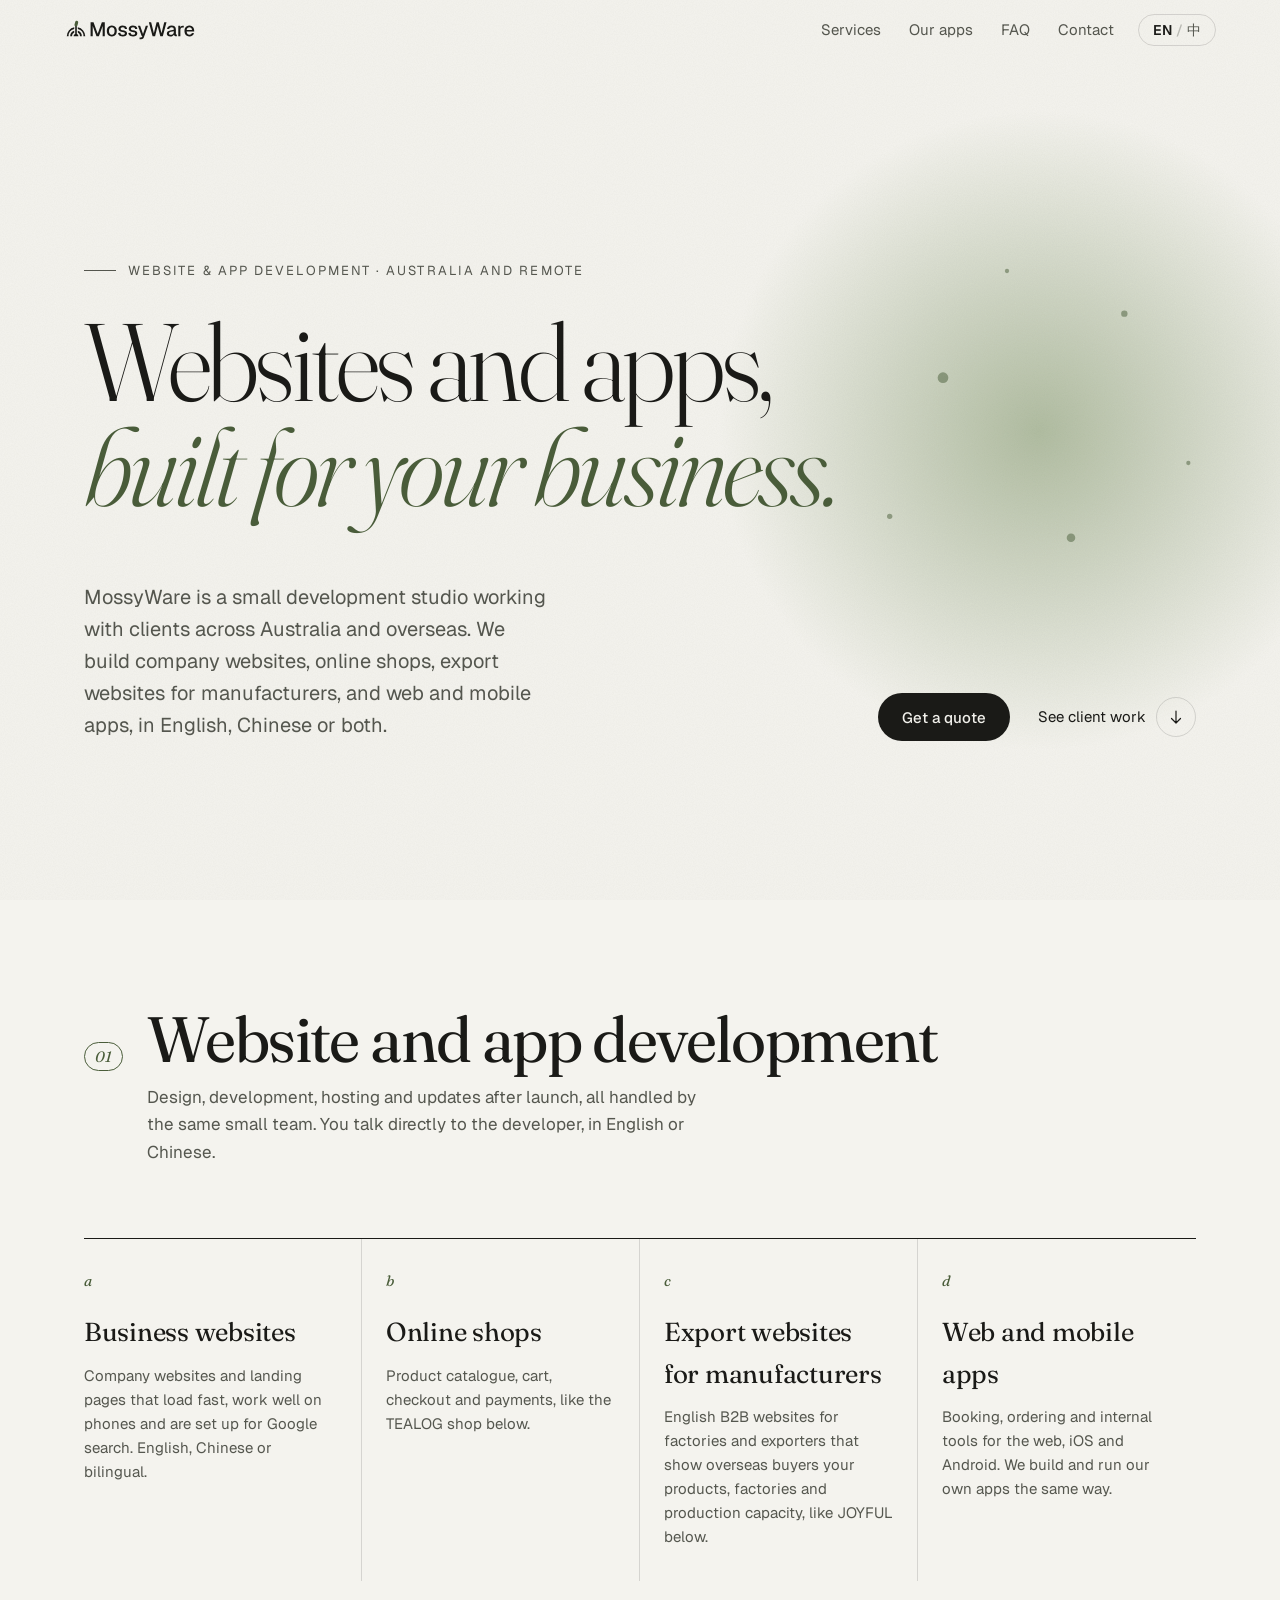
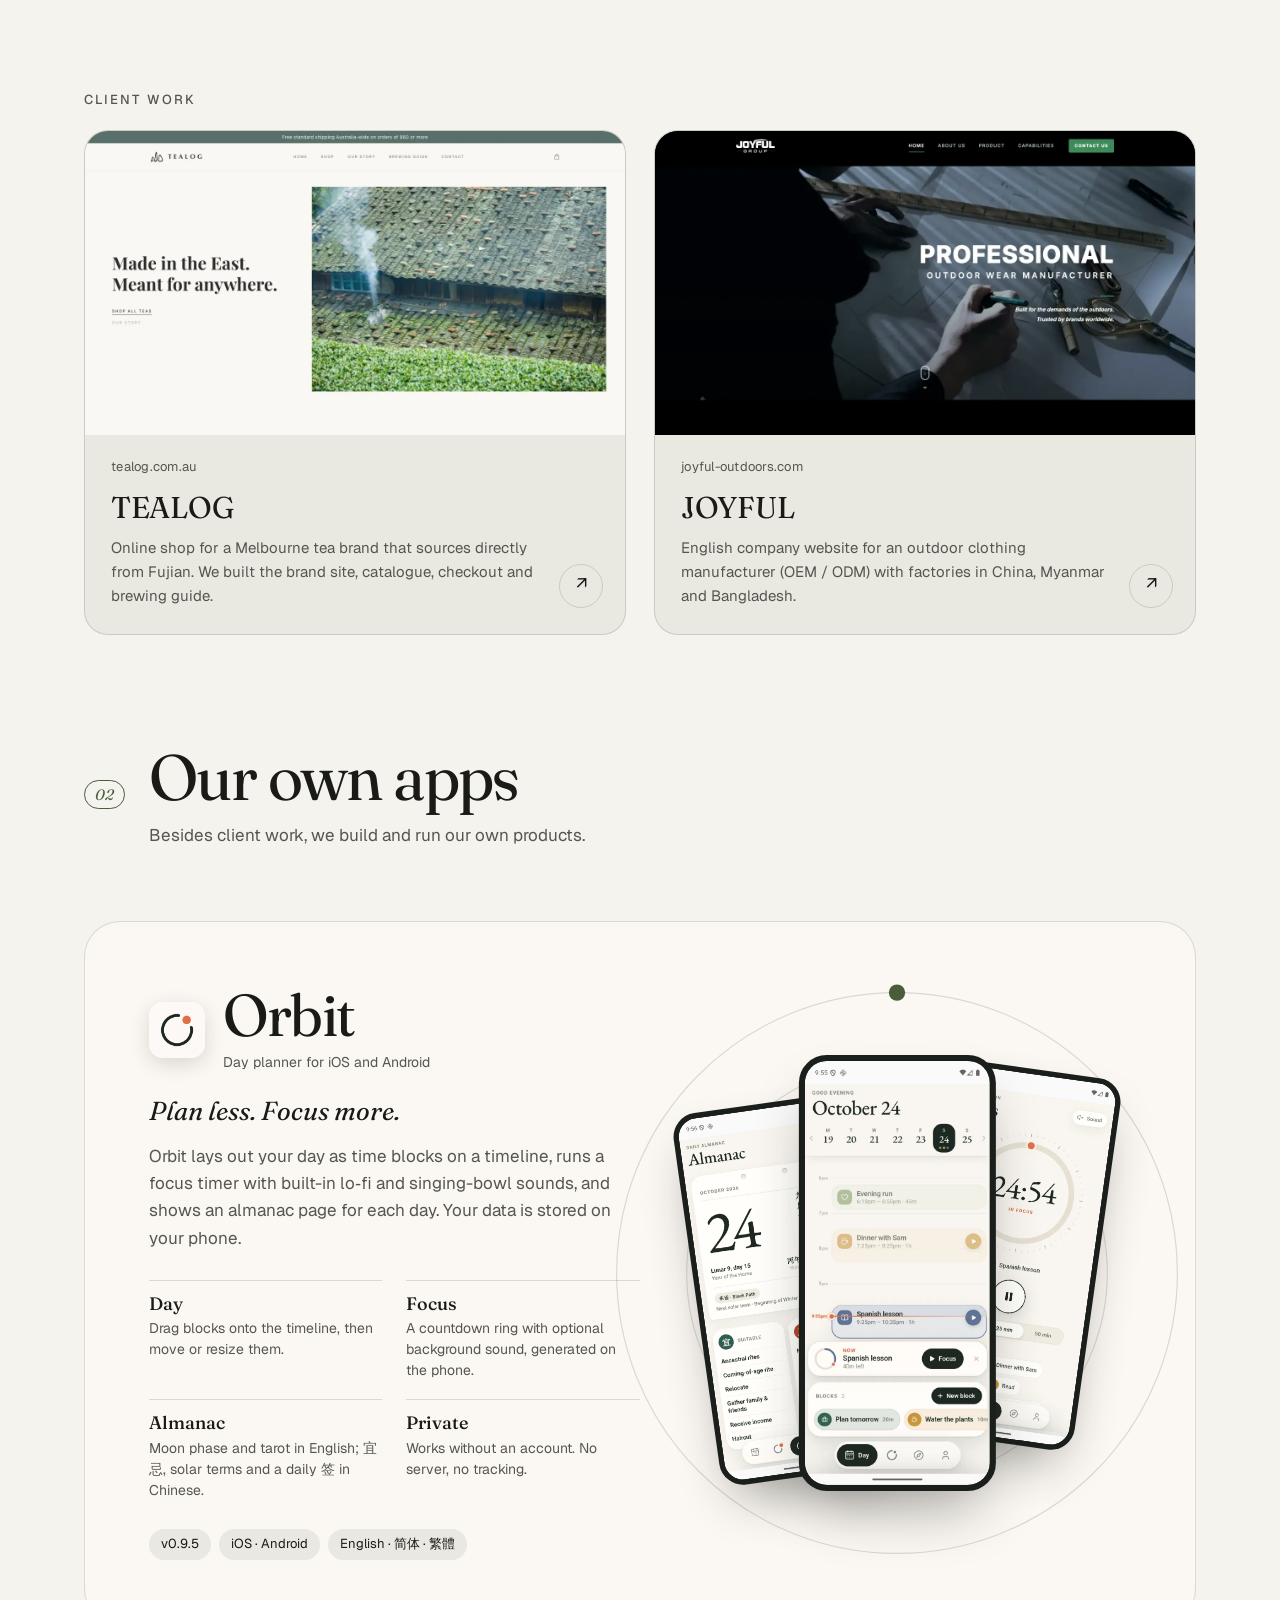
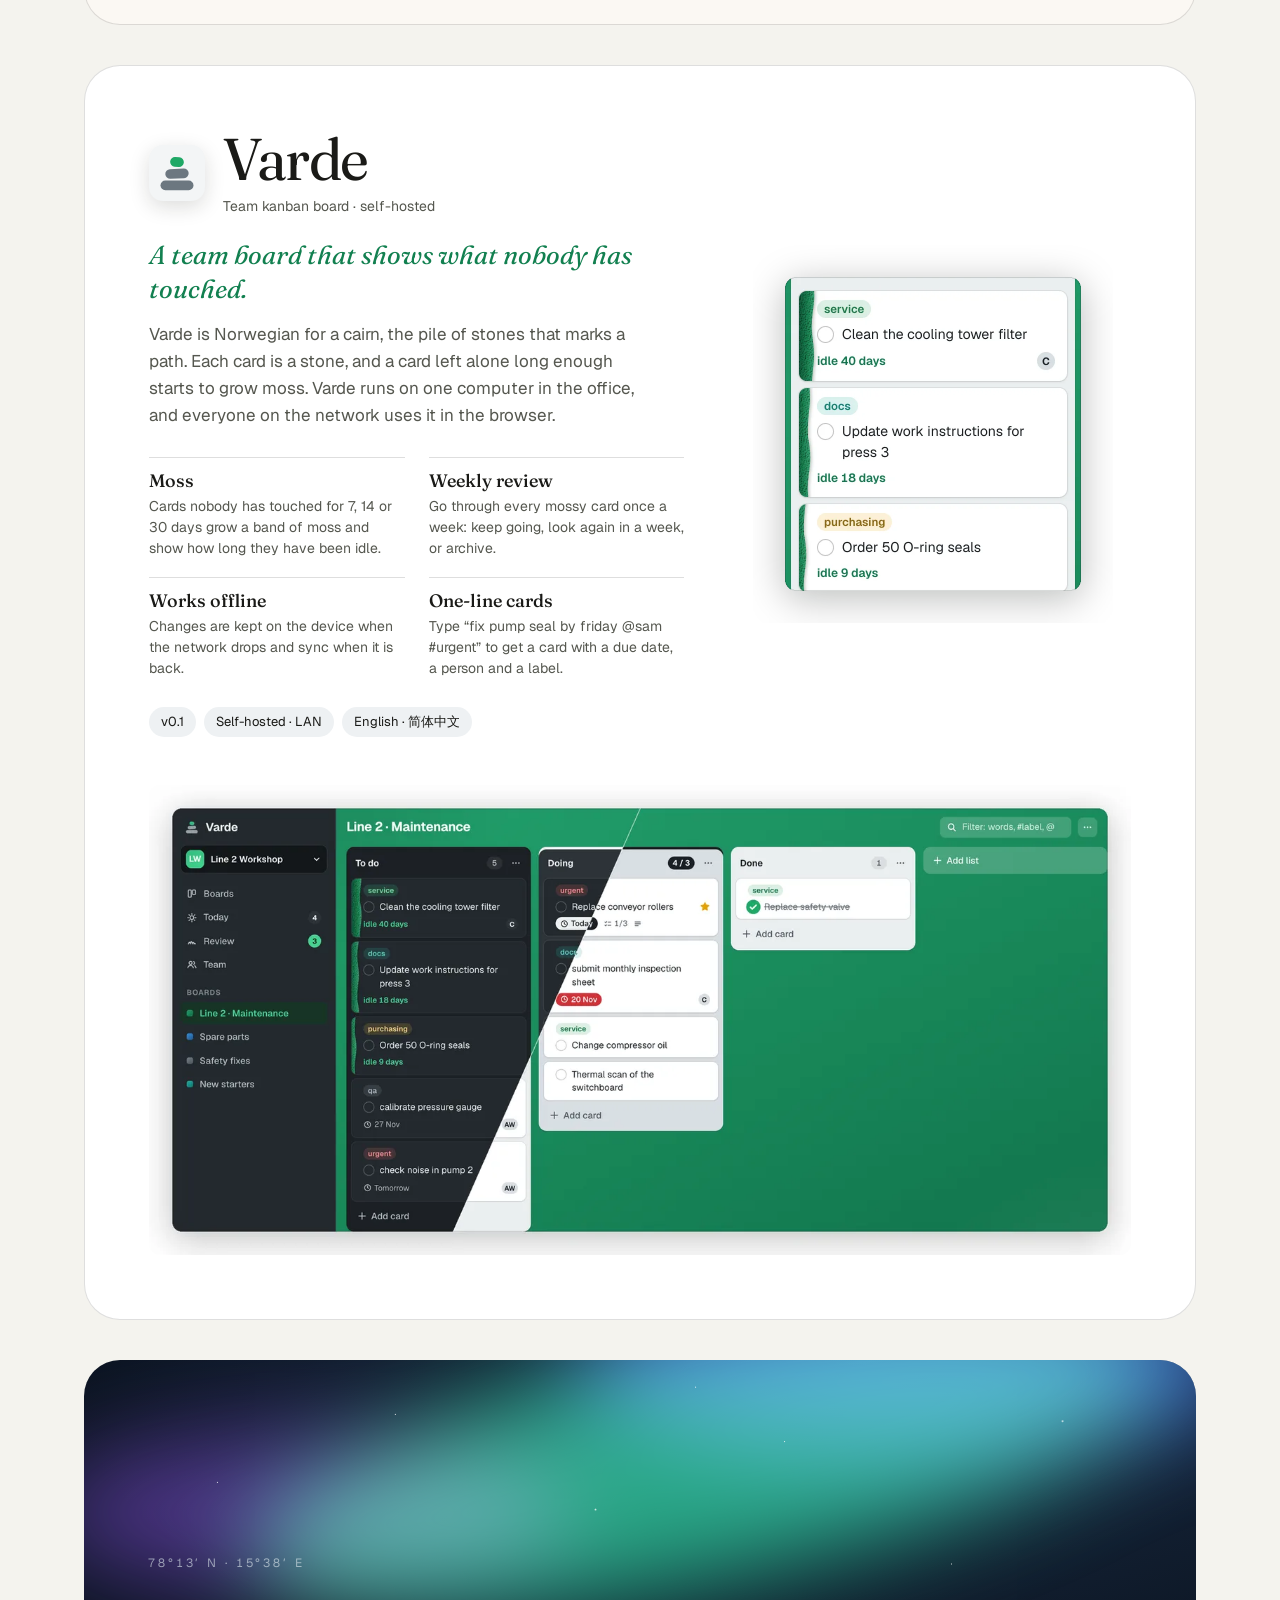
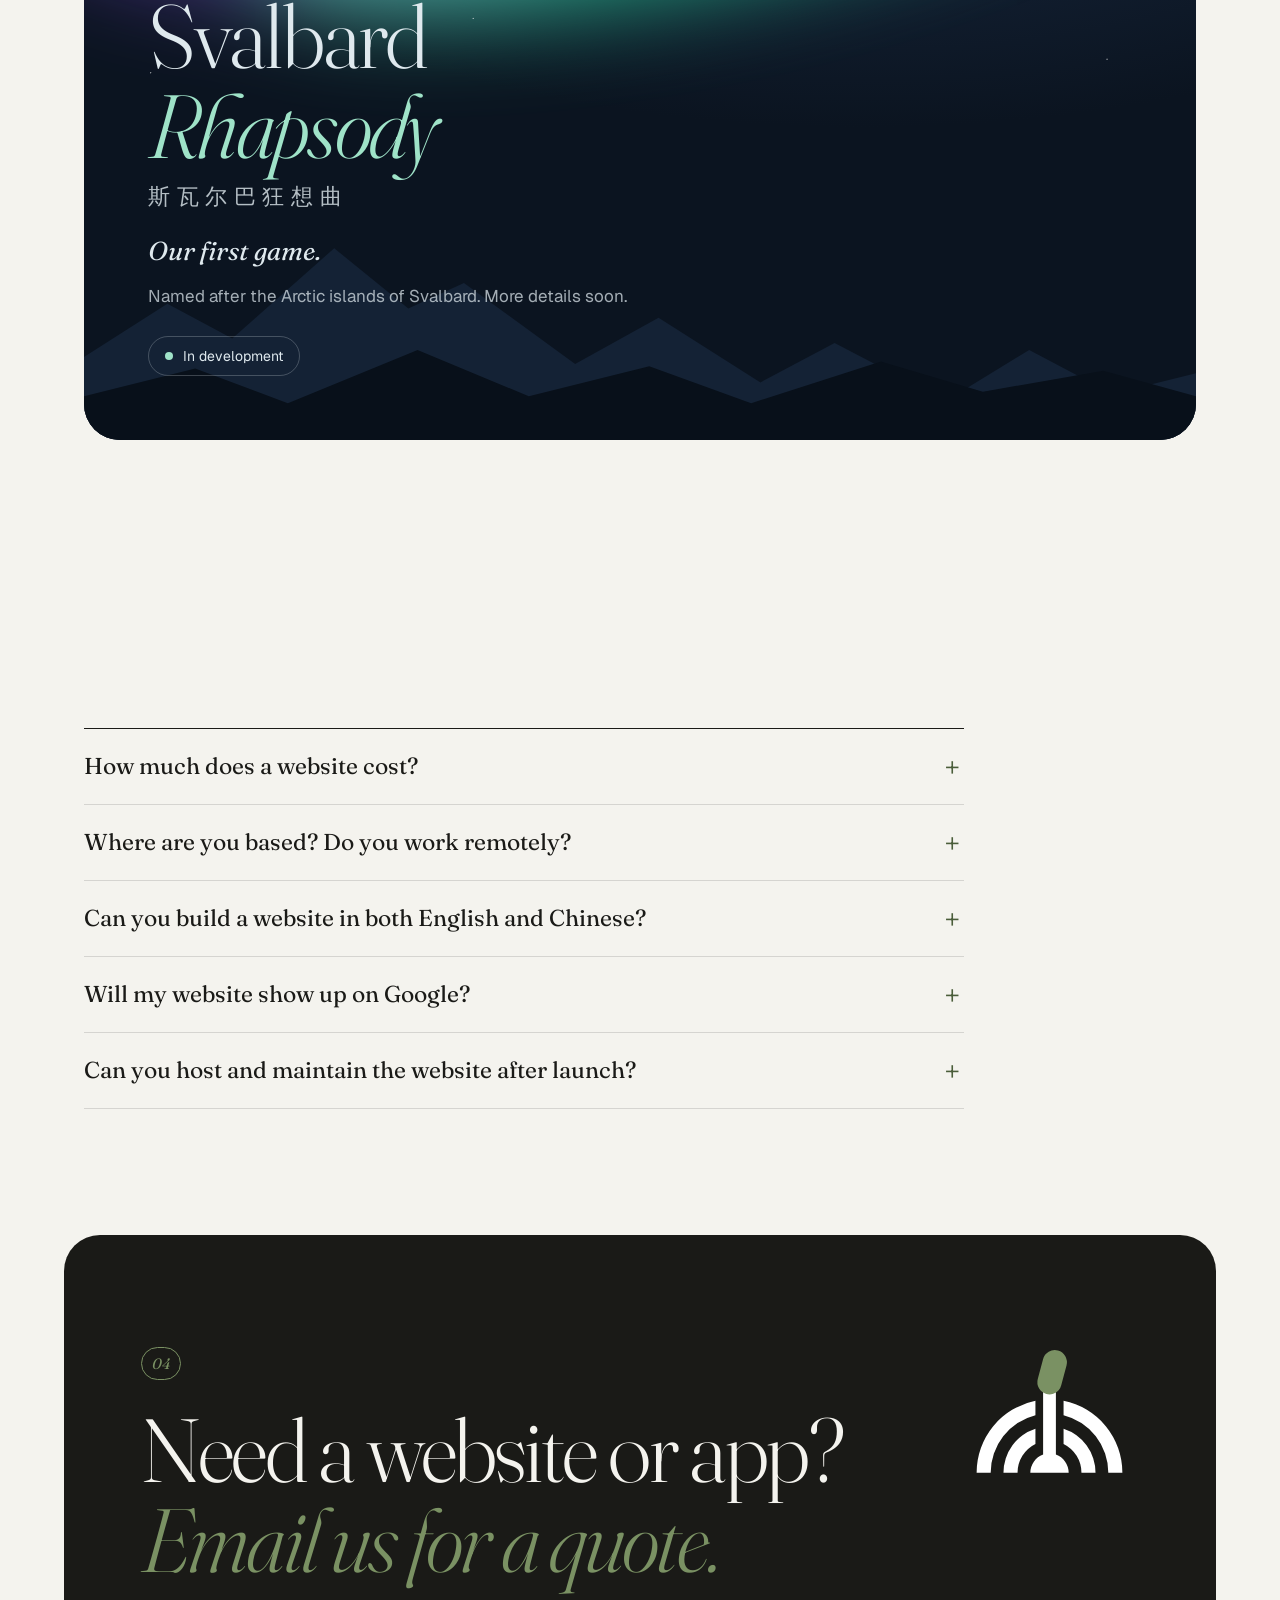
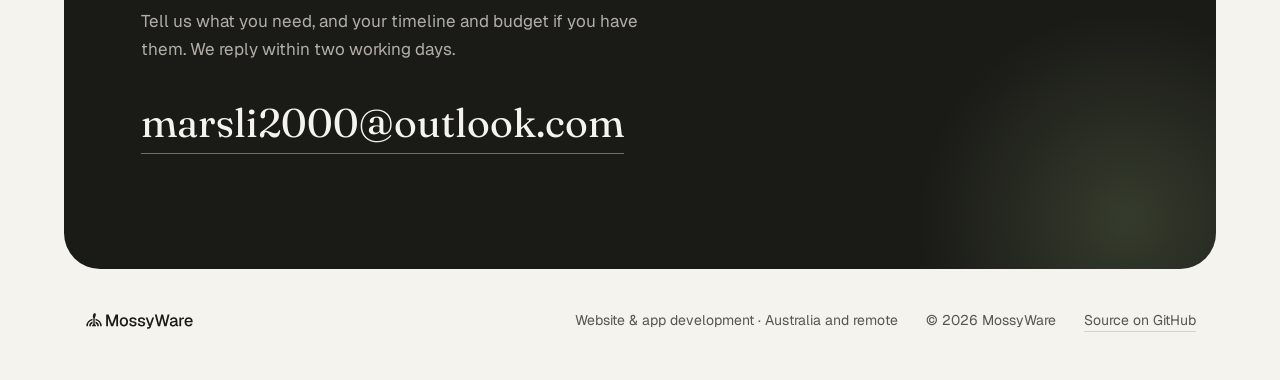
<file: index.html>
<!doctype html>
<!-- Generated by scripts/build.mjs from src/page.html and src/strings.mjs. Edit those, not this file. -->
<html lang="en">
<head>
  <meta charset="UTF-8" />
  <meta name="viewport" content="width=device-width, initial-scale=1, viewport-fit=cover" />
  <title>MossyWare | Website &amp; App Development in Australia</title>
  <meta name="description" content="Website and app development for Australian businesses and overseas manufacturers: company websites, online shops, B2B export websites, and web and mobile apps, in English and Chinese." />
  <link rel="canonical" href="https://mossyware.com/" />
  <link rel="alternate" hreflang="en" href="https://mossyware.com/" />
  <link rel="alternate" hreflang="zh-Hans" href="https://mossyware.com/zh/" />
  <link rel="alternate" hreflang="x-default" href="https://mossyware.com/" />
  <meta name="theme-color" content="#f4f3ee" />
  <meta property="og:type" content="website" />
  <meta property="og:site_name" content="MossyWare" />
  <meta property="og:title" content="MossyWare: website and app development" />
  <meta property="og:description" content="Website and app development for Australian businesses and overseas manufacturers: company websites, online shops, B2B export websites, and web and mobile apps, in English and Chinese." />
  <meta property="og:url" content="https://mossyware.com/" />
  <meta property="og:locale" content="en_AU" />
  <meta property="og:image" content="https://mossyware.com/brand/og-image.png" />
  <meta property="og:image:width" content="1200" />
  <meta property="og:image:height" content="630" />
  <meta name="twitter:card" content="summary_large_image" />
  <link rel="icon" href="favicon.ico" sizes="32x32" />
  <link rel="icon" href="brand/favicon.svg" type="image/svg+xml" />
  <link rel="apple-touch-icon" href="apple-touch-icon.png" />
  <link rel="manifest" href="site.webmanifest" />

  <link rel="preconnect" href="https://fonts.googleapis.com" />
  <link rel="preconnect" href="https://fonts.gstatic.com" crossorigin />
  <link href="https://fonts.googleapis.com/css2?family=Fraunces:ital,opsz,wght@0,9..144,300..600;1,9..144,300..500&amp;family=Geist:wght@400;500;600&amp;display=swap" rel="stylesheet" />
  <link rel="stylesheet" href="styles.css" />
  <script type="application/ld+json">
    {
      "@context": "https://schema.org",
      "@graph": [
        {
          "@type": "Organization",
          "@id": "https://mossyware.com/#org",
          "name": "MossyWare",
          "url": "https://mossyware.com/",
          "logo": "https://mossyware.com/brand/png/mark-color-512.png",
          "image": "https://mossyware.com/brand/og-image.png",
          "email": "marsli2000@outlook.com",
          "description": "Website and app development for Australian businesses and overseas manufacturers: company websites, online shops, B2B export websites, and web and mobile apps, in English and Chinese.",
          "areaServed": [
            {
              "@type": "Country",
              "name": "Australia"
            },
            "Worldwide"
          ],
          "knowsLanguage": [
            "en",
            "zh"
          ],
          "sameAs": [
            "https://github.com/MarsOriginal/MossyWare"
          ],
          "hasOfferCatalog": {
            "@type": "OfferCatalog",
            "name": "Website and app development",
            "itemListElement": [
              {
                "@type": "Offer",
                "itemOffered": {
                  "@type": "Service",
                  "name": "Business websites",
                  "description": "Company websites and landing pages that load fast, work well on phones and are set up for Google search. English, Chinese or bilingual.",
                  "provider": {
                    "@id": "https://mossyware.com/#org"
                  }
                }
              },
              {
                "@type": "Offer",
                "itemOffered": {
                  "@type": "Service",
                  "name": "Online shops",
                  "description": "Product catalogue, cart, checkout and payments, like the TEALOG shop below.",
                  "provider": {
                    "@id": "https://mossyware.com/#org"
                  }
                }
              },
              {
                "@type": "Offer",
                "itemOffered": {
                  "@type": "Service",
                  "name": "Export websites for manufacturers",
                  "description": "English B2B websites for factories and exporters that show overseas buyers your products, factories and production capacity, like JOYFUL below.",
                  "provider": {
                    "@id": "https://mossyware.com/#org"
                  }
                }
              },
              {
                "@type": "Offer",
                "itemOffered": {
                  "@type": "Service",
                  "name": "Web and mobile apps",
                  "description": "Booking, ordering and internal tools for the web, iOS and Android. We build and run our own apps the same way.",
                  "provider": {
                    "@id": "https://mossyware.com/#org"
                  }
                }
              }
            ]
          }
        },
        {
          "@type": "WebSite",
          "@id": "https://mossyware.com/#website",
          "url": "https://mossyware.com/",
          "name": "MossyWare",
          "publisher": {
            "@id": "https://mossyware.com/#org"
          },
          "inLanguage": [
            "en",
            "zh-Hans"
          ]
        },
        {
          "@type": "WebPage",
          "@id": "https://mossyware.com/#page",
          "url": "https://mossyware.com/",
          "name": "MossyWare | Website & App Development in Australia",
          "description": "Website and app development for Australian businesses and overseas manufacturers: company websites, online shops, B2B export websites, and web and mobile apps, in English and Chinese.",
          "inLanguage": "en",
          "isPartOf": {
            "@id": "https://mossyware.com/#website"
          },
          "about": {
            "@id": "https://mossyware.com/#org"
          }
        },
        {
          "@type": "FAQPage",
          "@id": "https://mossyware.com/#faq",
          "inLanguage": "en",
          "mainEntity": [
            {
              "@type": "Question",
              "name": "How much does a website cost?",
              "acceptedAnswer": {
                "@type": "Answer",
                "text": "It depends on the number of pages, the features and the languages. Email us a short description and we’ll reply with a quote within two working days."
              }
            },
            {
              "@type": "Question",
              "name": "Where are you based? Do you work remotely?",
              "acceptedAnswer": {
                "@type": "Answer",
                "text": "We work remotely with clients across Australia and overseas, by email and video call."
              }
            },
            {
              "@type": "Question",
              "name": "Can you build a website in both English and Chinese?",
              "acceptedAnswer": {
                "@type": "Answer",
                "text": "Yes. We write and check both languages ourselves, and set the site up so each language can be found on Google."
              }
            },
            {
              "@type": "Question",
              "name": "Will my website show up on Google?",
              "acceptedAnswer": {
                "@type": "Answer",
                "text": "Every site we build comes with the basics: page titles and descriptions, a sitemap, structured data, fast loading and a mobile layout. Ranking for competitive searches also takes content and time, and we’ll tell you what is realistic."
              }
            },
            {
              "@type": "Question",
              "name": "Can you host and maintain the website after launch?",
              "acceptedAnswer": {
                "@type": "Answer",
                "text": "Yes. We can register the domain, host the site and make changes when you need them, or hand everything over to you."
              }
            }
          ]
        }
      ]
    }
  </script>
</head>
<body>
  <a class="skip" href="#services">Skip to content</a>

  <header class="top">
    <a class="brand" href="./">
      <img src="brand/svg/horizontal-color.svg" alt="MossyWare" width="134" height="24" />
    </a>
    <nav class="nav" aria-label="Primary">
      <a href="#services">Services</a>
      <a href="#products">Our apps</a>
      <a href="#faq">FAQ</a>
      <a href="#contact">Contact</a>
    </nav>
    <a class="lang" href="zh/" hreflang="zh-Hans" lang="zh-Hans" data-lang-to="zh" aria-label="中文版">
      <span data-lang="en">EN</span><span class="lang-sep">/</span><span data-lang="zh">中</span>
    </a>
  </header>

  <main>
    <!-- Hero -->
    <section class="hero">
      <p class="eyebrow reveal">Website &amp; app development · Australia and remote</p>
      <h1 class="hero-title reveal">
        <span>Websites and apps,</span><br />
        <em>built for your business.</em>
      </h1>
      <div class="hero-foot reveal">
        <p class="hero-lede">MossyWare is a small development studio working with clients across Australia and overseas. We build company websites, online shops, export websites for manufacturers, and web and mobile apps, in English, Chinese or both.</p>
        <div class="hero-actions">
          <a class="btn" href="mailto:marsli2000@outlook.com?subject=Website%20enquiry">Get a quote</a>
          <a class="scroll-cue" href="#work">
            <span>See client work</span>
            <svg viewBox="0 0 24 24" aria-hidden="true"><path d="M12 4v16m0 0-6-6m6 6 6-6" /></svg>
          </a>
        </div>
      </div>
      <svg class="hero-moss" viewBox="0 0 600 600" aria-hidden="true">
        <defs>
          <radialGradient id="mg" cx="50%" cy="50%" r="50%">
            <stop offset="0" stop-color="var(--lichen)" stop-opacity=".55" />
            <stop offset="1" stop-color="var(--lichen)" stop-opacity="0" />
          </radialGradient>
        </defs>
        <circle cx="300" cy="300" r="300" fill="url(#mg)" />
        <g class="spores">
          <circle cx="210" cy="250" r="5" /><circle cx="380" cy="190" r="3" /><circle cx="330" cy="400" r="4" />
          <circle cx="160" cy="380" r="2.5" /><circle cx="440" cy="330" r="2" /><circle cx="270" cy="150" r="2" />
        </g>
      </svg>
    </section>

    <!-- Services -->
    <section id="services" class="section studio">
      <header class="section-head reveal">
        <span class="section-no">01</span>
        <h2>Website and app development</h2>
        <p>Design, development, hosting and updates after launch, all handled by the same small team. You talk directly to the developer, in English or Chinese.</p>
      </header>

      <ol class="services reveal">
        <li>
          <span class="svc-no">a</span>
          <h3>Business websites</h3>
          <p>Company websites and landing pages that load fast, work well on phones and are set up for Google search. English, Chinese or bilingual.</p>
        </li>
        <li>
          <span class="svc-no">b</span>
          <h3>Online shops</h3>
          <p>Product catalogue, cart, checkout and payments, like the TEALOG shop below.</p>
        </li>
        <li>
          <span class="svc-no">c</span>
          <h3>Export websites for manufacturers</h3>
          <p>English B2B websites for factories and exporters that show overseas buyers your products, factories and production capacity, like JOYFUL below.</p>
        </li>
        <li>
          <span class="svc-no">d</span>
          <h3>Web and mobile apps</h3>
          <p>Booking, ordering and internal tools for the web, iOS and Android. We build and run our own apps the same way.</p>
        </li>
      </ol>

      <div id="work" class="cases">
        <h3 class="cases-title reveal">Client work</h3>
        <div class="case-grid">
          <a class="case case-tea reveal" href="https://tealog.com.au" target="_blank" rel="noopener">
            <div class="case-art"><img src="assets/cases/tealog.webp" alt="TEALOG tea online shop homepage, designed and built by MossyWare" loading="lazy" width="1280" height="720" /></div>
            <div class="case-body">
              <p class="case-domain">tealog.com.au</p>
              <h4>TEALOG</h4>
              <p>Online shop for a Melbourne tea brand that sources directly from Fujian. We built the brand site, catalogue, checkout and brewing guide.</p>
            </div>
            <span class="case-arrow" aria-hidden="true">↗</span>
          </a>
          <a class="case case-joy reveal" href="https://joyful-outdoors.com" target="_blank" rel="noopener">
            <div class="case-art"><img src="assets/cases/joyful.webp" alt="JOYFUL outdoor clothing manufacturer website, designed and built by MossyWare" loading="lazy" width="1280" height="720" /></div>
            <div class="case-body">
              <p class="case-domain">joyful-outdoors.com</p>
              <h4>JOYFUL</h4>
              <p>English company website for an outdoor clothing manufacturer (OEM / ODM) with factories in China, Myanmar and Bangladesh.</p>
            </div>
            <span class="case-arrow" aria-hidden="true">↗</span>
          </a>
        </div>
      </div>
    </section>

    <!-- Our own products -->
    <section id="products" class="section">
      <header class="section-head reveal">
        <span class="section-no">02</span>
        <h2>Our own apps</h2>
        <p>Besides client work, we build and run our own products.</p>
      </header>

      <!-- Orbit -->
      <article class="project orbit reveal">
        <div class="project-copy">
          <div class="project-id">
            <img src="assets/orbit/icon.png" width="56" height="56" alt="" />
            <div>
              <h3>Orbit</h3>
              <p class="tag">Day planner for iOS and Android</p>
            </div>
          </div>
          <p class="project-tagline">Plan less. Focus more.</p>
          <p>Orbit lays out your day as time blocks on a timeline, runs a focus timer with built-in lo‑fi and singing-bowl sounds, and shows an almanac page for each day. Your data is stored on your phone.</p>
          <ul class="features">
            <li><b>Day</b><span>Drag blocks onto the timeline, then move or resize them.</span></li>
            <li><b>Focus</b><span>A countdown ring with optional background sound, generated on the phone.</span></li>
            <li><b>Almanac</b><span>Moon phase and tarot in English; 宜忌, solar terms and a daily 签 in Chinese.</span></li>
            <li><b>Private</b><span>Works without an account. No server, no tracking.</span></li>
          </ul>
          <p class="meta"><span>v0.9.5</span><span>iOS · Android</span><span>English · 简体 · 繁體</span></p>
        </div>
        <div class="orbit-stage">
          <svg class="rings" viewBox="0 0 500 500" aria-hidden="true">
            <circle cx="250" cy="250" r="240" /><circle cx="250" cy="250" r="180" /><circle cx="250" cy="250" r="120" />
            <g class="planet p1"><circle cx="250" cy="10" r="7" /></g>
            <g class="planet p2"><circle cx="250" cy="70" r="5" /></g>
          </svg>
          <figure class="phone ph-l" aria-hidden="true"><img src="assets/orbit/04-almanac.webp" alt="" loading="lazy" width="540" height="1200" /></figure>
          <figure class="phone ph-c"><img src="assets/orbit/02-day.webp" alt="Orbit day planner app, day view" loading="lazy" width="540" height="1200" /></figure>
          <figure class="phone ph-r" aria-hidden="true"><img src="assets/orbit/03-focus.webp" alt="" loading="lazy" width="540" height="1200" /></figure>
        </div>
      </article>

      <!-- Varde -->
      <article class="project varde reveal">
        <div class="varde-top">
          <div class="project-copy">
            <div class="project-id">
              <img class="varde-mark" src="assets/varde/mark.svg" width="56" height="56" alt="" />
              <div>
                <h3>Varde</h3>
                <p class="tag">Team kanban board · self-hosted</p>
              </div>
            </div>
            <p class="project-tagline">A team board that shows what nobody has touched.</p>
            <p>Varde is Norwegian for a cairn, the pile of stones that marks a path. Each card is a stone, and a card left alone long enough starts to grow moss. Varde runs on one computer in the office, and everyone on the network uses it in the browser.</p>
            <ul class="features">
              <li><b>Moss</b><span>Cards nobody has touched for 7, 14 or 30 days grow a band of moss and show how long they have been idle.</span></li>
              <li><b>Weekly review</b><span>Go through every mossy card once a week: keep going, look again in a week, or archive.</span></li>
              <li><b>Works offline</b><span>Changes are kept on the device when the network drops and sync when it is back.</span></li>
              <li><b>One-line cards</b><span>Type “fix pump seal by friday @sam #urgent” to get a card with a due date, a person and a label.</span></li>
            </ul>
            <p class="meta"><span>v0.1</span><span>Self-hosted · LAN</span><span>English · 简体中文</span></p>
          </div>
          <figure class="varde-moss"><img src="assets/varde/moss-en.webp" alt="Three Varde cards with moss bands, idle for 40, 18 and 9 days" loading="lazy" width="720" height="756" /></figure>
        </div>
        <figure class="varde-shot"><img src="assets/varde/hero-en.webp" alt="A Varde board in dark and light mode, with mossy cards and a list over its limit" loading="lazy" width="1400" height="670" /></figure>
      </article>

      <!-- Svalbard Rhapsody -->
      <article class="project svalbard reveal">
        <div class="aurora" aria-hidden="true"><i></i><i></i><i></i></div>
        <div class="stars" aria-hidden="true"></div>
        <svg class="ridge" viewBox="0 0 1200 200" preserveAspectRatio="none" aria-hidden="true">
          <path d="M0 200V128l90-46 70 30 110-78 80 52 60-22 120 70 90-40 110 56 80-34 120 50 90-44 90 38 90-18v58Z" />
          <path class="ridge-front" d="M0 200v-38l120-24 100 30 140-46 120 40 130-26 110 32 140-36 110 26 130-18 100 22v38Z" />
        </svg>
        <div class="svalbard-copy">
          <p class="coords">78°13′ N · 15°38′ E</p>
          <h3>Svalbard <em>Rhapsody</em></h3>
          <p class="svalbard-cn" lang="zh-Hans">斯瓦尔巴狂想曲</p>
          <p class="project-tagline">Our first game.</p>
          <p>Named after the Arctic islands of Svalbard. More details soon.</p>
          <p class="status"><span class="pulse"></span><span>In development</span></p>
        </div>
      </article>
    </section>

    <!-- FAQ -->
    <section id="faq" class="section faq">
      <header class="section-head reveal">
        <span class="section-no">03</span>
        <h2>Questions</h2>
      </header>
      <div class="faq-list reveal">
        <details><summary>How much does a website cost?</summary><p>It depends on the number of pages, the features and the languages. Email us a short description and we’ll reply with a quote within two working days.</p></details>
        <details><summary>Where are you based? Do you work remotely?</summary><p>We work remotely with clients across Australia and overseas, by email and video call.</p></details>
        <details><summary>Can you build a website in both English and Chinese?</summary><p>Yes. We write and check both languages ourselves, and set the site up so each language can be found on Google.</p></details>
        <details><summary>Will my website show up on Google?</summary><p>Every site we build comes with the basics: page titles and descriptions, a sitemap, structured data, fast loading and a mobile layout. Ranking for competitive searches also takes content and time, and we’ll tell you what is realistic.</p></details>
        <details><summary>Can you host and maintain the website after launch?</summary><p>Yes. We can register the domain, host the site and make changes when you need them, or hand everything over to you.</p></details>
      </div>
    </section>

    <!-- Contact -->
    <section id="contact" class="contact">
      <img class="contact-mark" src="brand/svg/mark-reversed.svg" alt="" width="280" height="280" />
      <span class="section-no reveal">04</span>
      <h2 class="contact-title reveal">
        <span>Need a website or app?</span><br />
        <em>Email us for a quote.</em>
      </h2>
      <p class="reveal">Tell us what you need, and your timeline and budget if you have them. We reply within two working days.</p>
      <a class="mail reveal" href="mailto:marsli2000@outlook.com?subject=Website%20enquiry">marsli2000@outlook.com</a>
    </section>
  </main>

  <footer class="foot">
    <img src="brand/svg/horizontal-mono.svg" alt="MossyWare" width="112" height="20" />
    <span>Website &amp; app development · Australia and remote</span>
    <span>© <span id="year">2026</span> MossyWare</span>
    <a href="https://github.com/MarsOriginal/MossyWare" target="_blank" rel="noopener">Source on GitHub</a>
  </footer>

  <script src="main.js"></script>
</body>
</html>
</file>
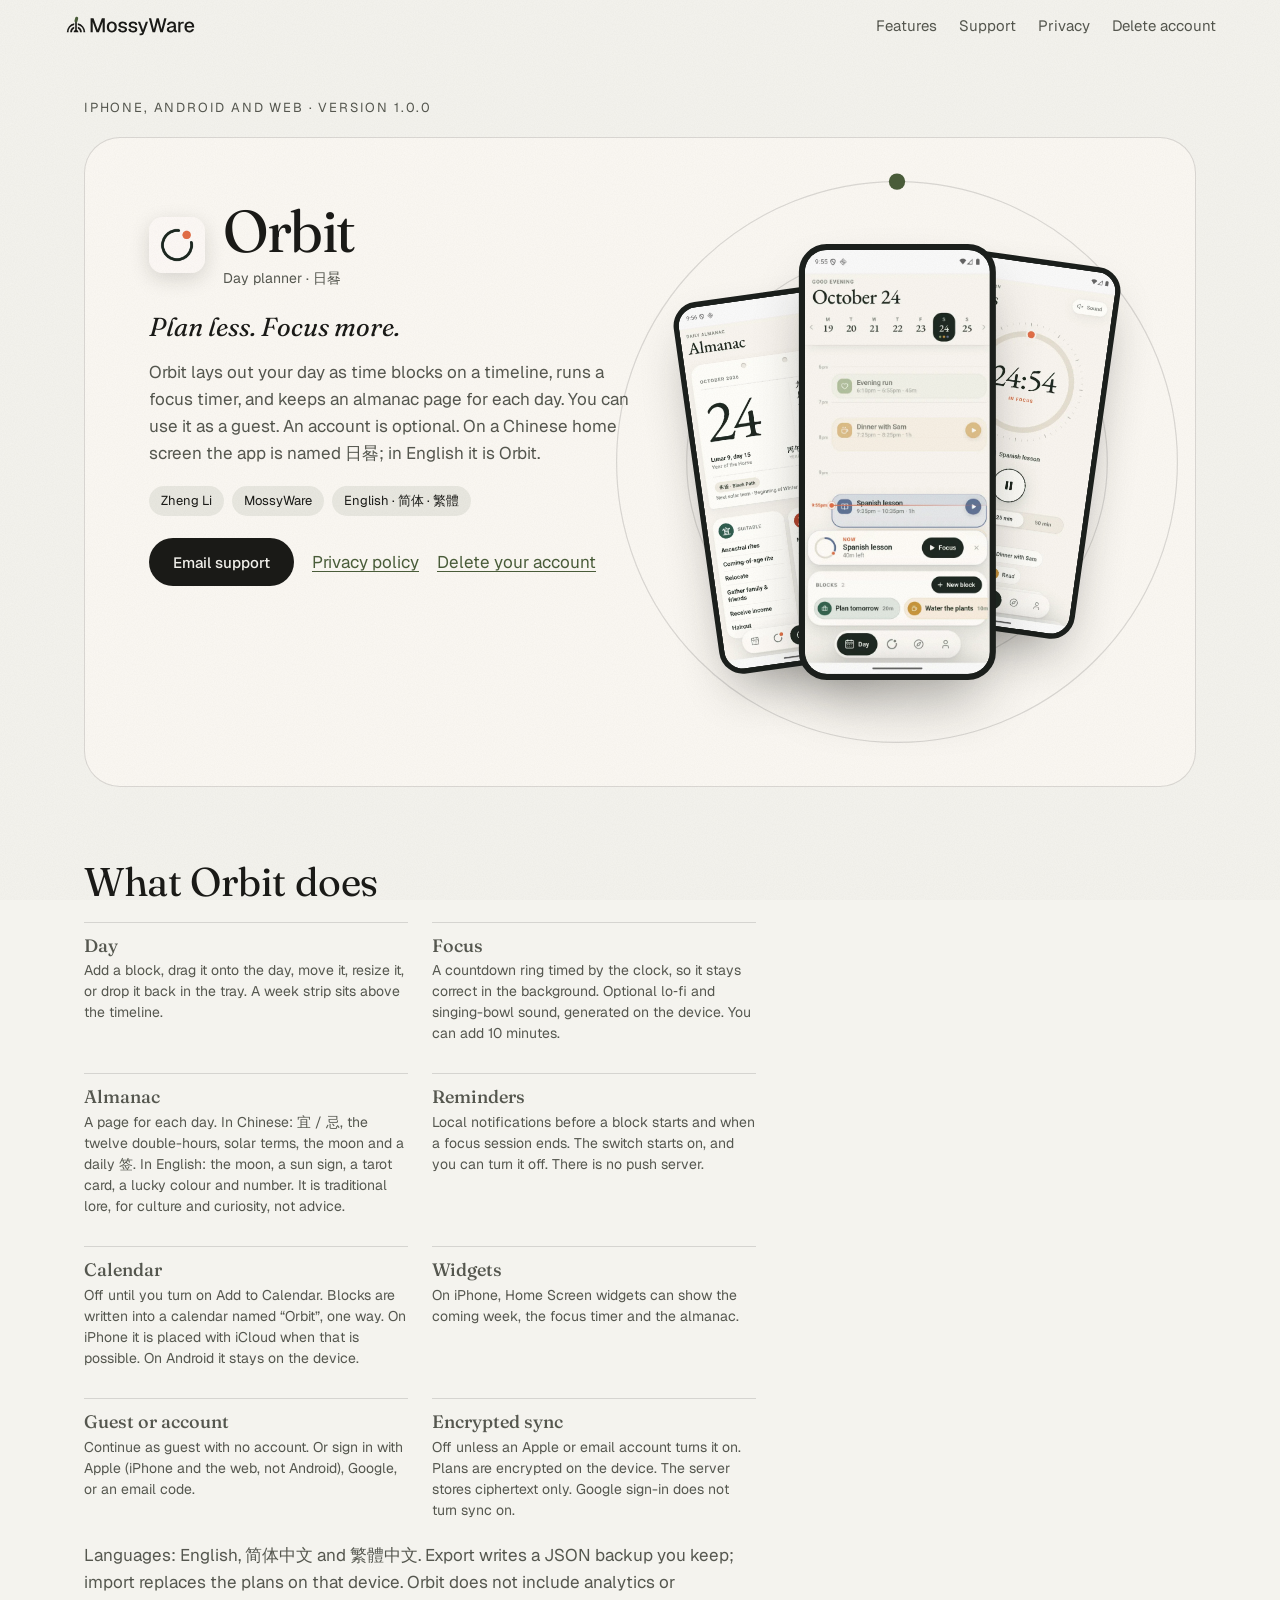
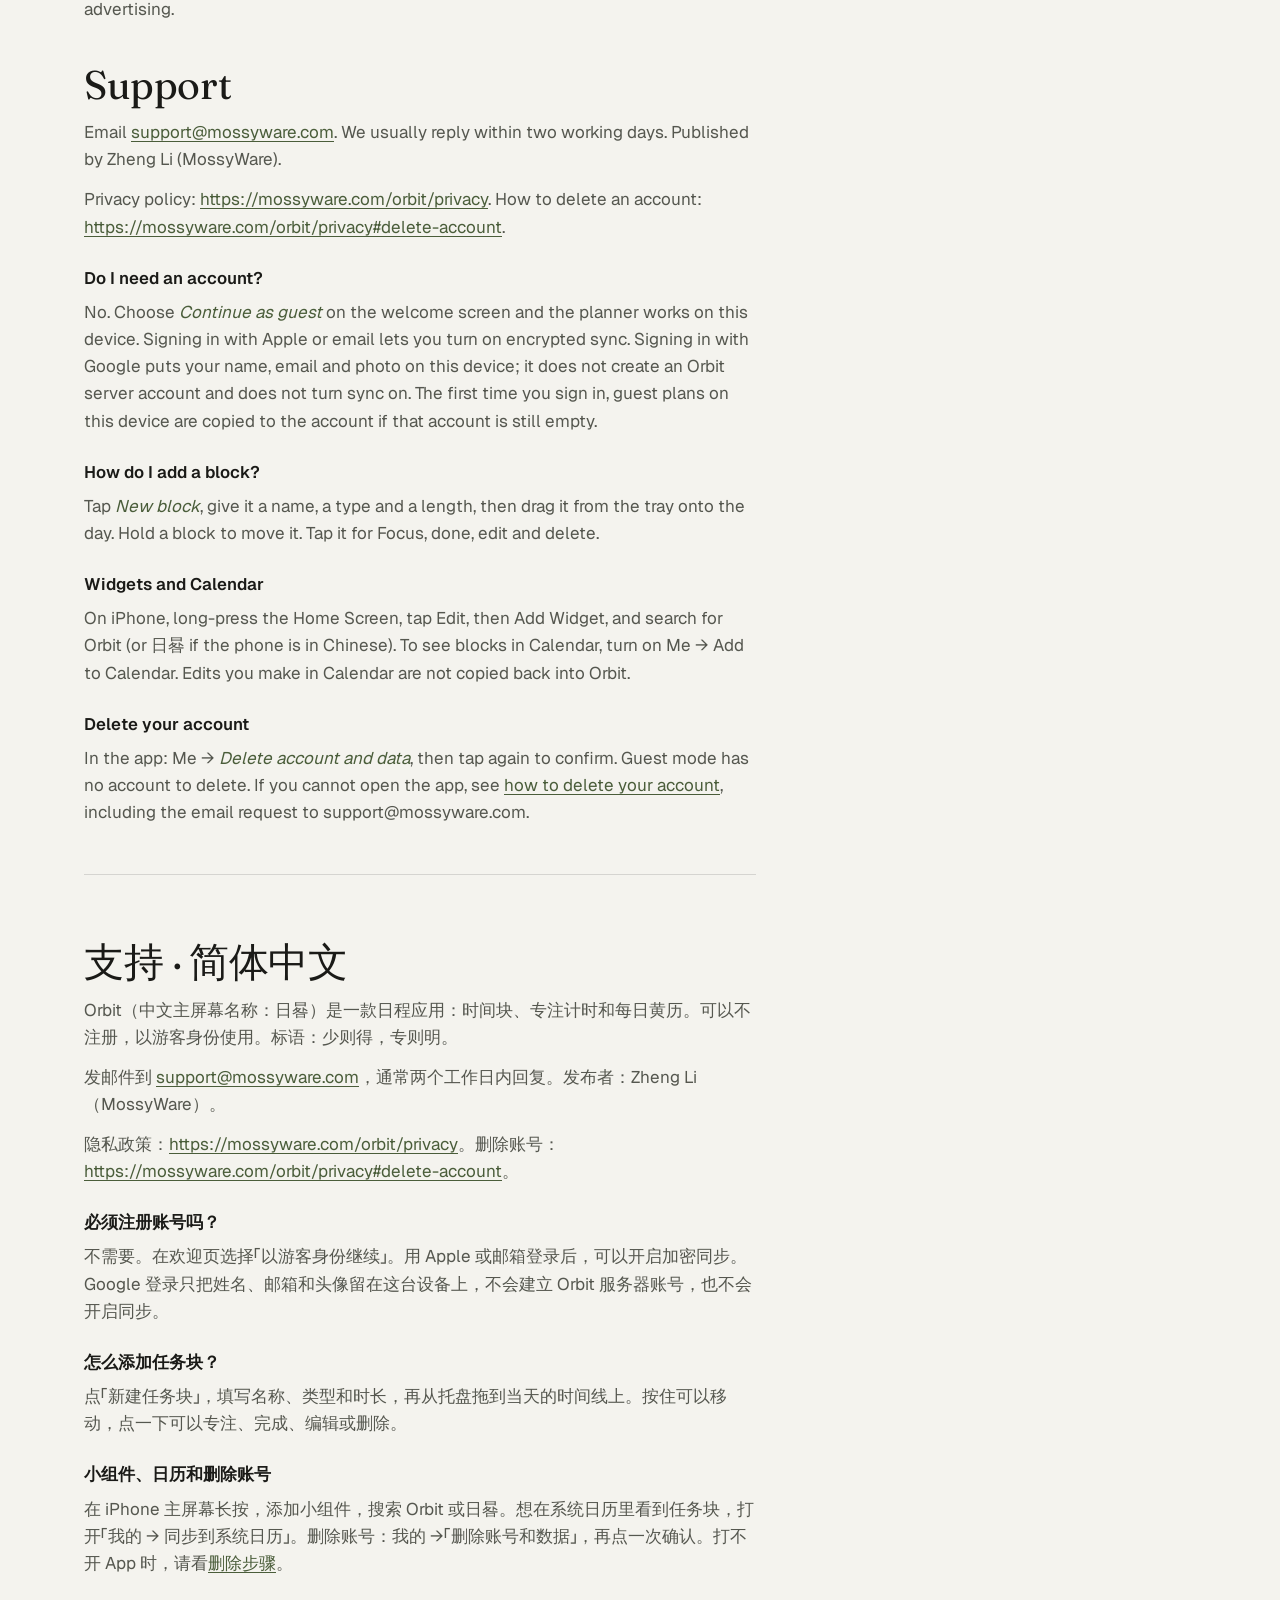
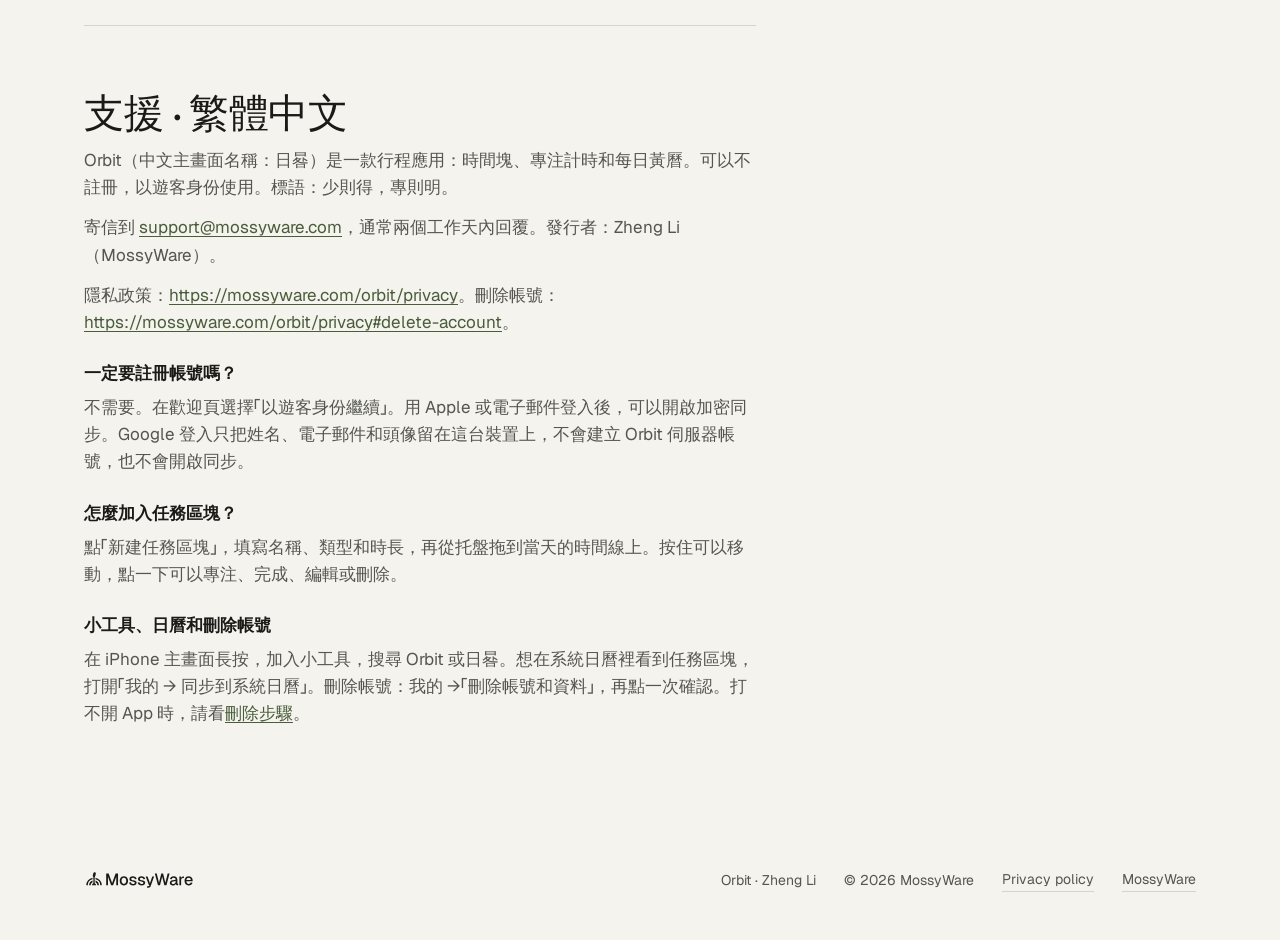
<file: orbit/index.html>
<!doctype html>
<html lang="en">
<head>
  <meta charset="UTF-8" />
  <meta name="viewport" content="width=device-width, initial-scale=1, viewport-fit=cover" />
  <title>Orbit | Plan less. Focus more. | MossyWare</title>
  <meta name="description" content="Orbit is a day planner for iPhone, Android and the web. Time blocks, a focus timer, an almanac, and optional encrypted sync. Support: support@mossyware.com." />
  <link rel="canonical" href="https://mossyware.com/orbit/" />
  <meta name="theme-color" content="#f4f3ee" />
  <meta property="og:type" content="website" />
  <meta property="og:site_name" content="MossyWare" />
  <meta property="og:title" content="Orbit — Plan less. Focus more." />
  <meta property="og:description" content="A calm day planner for iPhone, Android and the web. Support and privacy for Orbit, by Zheng Li (MossyWare)." />
  <meta property="og:url" content="https://mossyware.com/orbit/" />
  <meta property="og:image" content="https://mossyware.com/brand/og-image.png" />
  <meta name="twitter:card" content="summary_large_image" />
  <link rel="icon" href="../favicon.ico" sizes="32x32" />
  <link rel="icon" href="../brand/favicon.svg" type="image/svg+xml" />
  <link rel="apple-touch-icon" href="../apple-touch-icon.png" />
  <link rel="preconnect" href="https://fonts.googleapis.com" />
  <link rel="preconnect" href="https://fonts.gstatic.com" crossorigin />
  <link href="https://fonts.googleapis.com/css2?family=Fraunces:ital,opsz,wght@0,9..144,300..600;1,9..144,300..500&amp;family=Geist:wght@400;500;600&amp;display=swap" rel="stylesheet" />
  <link rel="stylesheet" href="../styles.css" />
  <link rel="stylesheet" href="doc.css" />
  <script type="application/ld+json">
    {
      "@context": "https://schema.org",
      "@type": "SoftwareApplication",
      "name": "Orbit",
      "alternateName": "日晷",
      "applicationCategory": "LifestyleApplication",
      "operatingSystem": "iOS, Android",
      "url": "https://mossyware.com/orbit/",
      "description": "A day planner with time blocks, a focus timer, an almanac, local reminders, and optional end-to-end encrypted sync.",
      "author": { "@type": "Person", "name": "Zheng Li" },
      "publisher": { "@type": "Organization", "name": "MossyWare", "url": "https://mossyware.com/" },
      "inLanguage": ["en", "zh-Hans", "zh-Hant"],
      "softwareVersion": "1.0.0"
    }
  </script>
</head>
<body class="doc-page">
  <a class="skip" href="#content">Skip to content</a>
  <header class="top">
    <a class="brand" href="../">
      <img src="../brand/svg/horizontal-color.svg" alt="MossyWare" width="134" height="24" />
    </a>
    <nav class="nav" aria-label="Orbit">
      <a href="#features">Features</a>
      <a href="#support">Support</a>
      <a href="privacy/">Privacy</a>
      <a href="privacy/#delete-account">Delete account</a>
    </nav>
  </header>

  <main id="content">
    <div class="doc-wrap">
      <p class="doc-kicker">iPhone, Android and web · version 1.0.0</p>
      <article class="project orbit" id="features">
        <div class="project-copy">
          <div class="project-id">
            <img src="../assets/orbit/icon.png" width="56" height="56" alt="" />
            <div>
              <h1>Orbit</h1>
              <p class="tag">Day planner · <span lang="zh-Hans">日晷</span></p>
            </div>
          </div>
          <p class="project-tagline">Plan less. Focus more.</p>
          <p>Orbit lays out your day as time blocks on a timeline, runs a focus timer, and keeps an almanac page for each day. You can use it as a guest. An account is optional. On a Chinese home screen the app is named 日晷; in English it is Orbit.</p>
          <p class="meta" style="margin-top:18px"><span>Zheng Li</span><span>MossyWare</span><span>English · 简体 · 繁體</span></p>
          <div class="doc-actions">
            <a class="btn" href="mailto:support@mossyware.com">Email support</a>
            <a href="privacy/">Privacy policy</a>
            <a href="privacy/#delete-account">Delete your account</a>
          </div>
        </div>
        <div class="orbit-stage">
          <svg class="rings" viewBox="0 0 500 500" aria-hidden="true">
            <circle cx="250" cy="250" r="240" /><circle cx="250" cy="250" r="180" /><circle cx="250" cy="250" r="120" />
            <g class="planet p1"><circle cx="250" cy="10" r="7" /></g>
            <g class="planet p2"><circle cx="250" cy="70" r="5" /></g>
          </svg>
          <figure class="phone ph-l" aria-hidden="true"><img src="../assets/orbit/04-almanac.webp" alt="" width="540" height="1200" /></figure>
          <figure class="phone ph-c"><img src="../assets/orbit/02-day.webp" alt="Orbit day view, with time blocks on a timeline" width="540" height="1200" /></figure>
          <figure class="phone ph-r" aria-hidden="true"><img src="../assets/orbit/03-focus.webp" alt="" width="540" height="1200" /></figure>
        </div>
      </article>

      <div class="doc-prose">
        <h2>What Orbit does</h2>
        <ul class="features" style="margin-top:8px">
          <li><b>Day</b><span>Add a block, drag it onto the day, move it, resize it, or drop it back in the tray. A week strip sits above the timeline.</span></li>
          <li><b>Focus</b><span>A countdown ring timed by the clock, so it stays correct in the background. Optional lo‑fi and singing-bowl sound, generated on the device. You can add 10 minutes.</span></li>
          <li><b>Almanac</b><span>A page for each day. In Chinese: 宜 / 忌, the twelve double-hours, solar terms, the moon and a daily 签. In English: the moon, a sun sign, a tarot card, a lucky colour and number. It is traditional lore, for culture and curiosity, not advice.</span></li>
          <li><b>Reminders</b><span>Local notifications before a block starts and when a focus session ends. The switch starts on, and you can turn it off. There is no push server.</span></li>
          <li><b>Calendar</b><span>Off until you turn on Add to Calendar. Blocks are written into a calendar named “Orbit”, one way. On iPhone it is placed with iCloud when that is possible. On Android it stays on the device.</span></li>
          <li><b>Widgets</b><span>On iPhone, Home Screen widgets can show the coming week, the focus timer and the almanac.</span></li>
          <li><b>Guest or account</b><span>Continue as guest with no account. Or sign in with Apple (iPhone and the web, not Android), Google, or an email code.</span></li>
          <li><b>Encrypted sync</b><span>Off unless an Apple or email account turns it on. Plans are encrypted on the device. The server stores ciphertext only. Google sign-in does not turn sync on.</span></li>
        </ul>
        <p>Languages: English, 简体中文 and 繁體中文. Export writes a JSON backup you keep; import replaces the plans on that device. Orbit does not include analytics or advertising.</p>

        <h2 id="support">Support</h2>
        <p>Email <a href="mailto:support@mossyware.com">support@mossyware.com</a>. We usually reply within two working days. Published by Zheng Li (MossyWare).</p>
        <p>Privacy policy: <a href="privacy/">https://mossyware.com/orbit/privacy</a>. How to delete an account: <a href="privacy/#delete-account">https://mossyware.com/orbit/privacy#delete-account</a>.</p>

        <h3>Do I need an account?</h3>
        <p>No. Choose <em>Continue as guest</em> on the welcome screen and the planner works on this device. Signing in with Apple or email lets you turn on encrypted sync. Signing in with Google puts your name, email and photo on this device; it does not create an Orbit server account and does not turn sync on. The first time you sign in, guest plans on this device are copied to the account if that account is still empty.</p>

        <h3>How do I add a block?</h3>
        <p>Tap <em>New block</em>, give it a name, a type and a length, then drag it from the tray onto the day. Hold a block to move it. Tap it for Focus, done, edit and delete.</p>

        <h3>Widgets and Calendar</h3>
        <p>On iPhone, long-press the Home Screen, tap Edit, then Add Widget, and search for Orbit (or 日晷 if the phone is in Chinese). To see blocks in Calendar, turn on Me → Add to Calendar. Edits you make in Calendar are not copied back into Orbit.</p>

        <h3>Delete your account</h3>
        <p>In the app: Me → <em>Delete account and data</em>, then tap again to confirm. Guest mode has no account to delete. If you cannot open the app, see <a href="privacy/#delete-account">how to delete your account</a>, including the email request to support@mossyware.com.</p>

        <section class="lang-block" id="zh-Hans" lang="zh-Hans">
          <h2>支持 · 简体中文</h2>
          <p>Orbit（中文主屏幕名称：日晷）是一款日程应用：时间块、专注计时和每日黄历。可以不注册，以游客身份使用。标语：少则得，专则明。</p>
          <p>发邮件到 <a href="mailto:support@mossyware.com">support@mossyware.com</a>，通常两个工作日内回复。发布者：Zheng Li（MossyWare）。</p>
          <p>隐私政策：<a href="privacy/#zh-Hans">https://mossyware.com/orbit/privacy</a>。删除账号：<a href="privacy/#delete-account">https://mossyware.com/orbit/privacy#delete-account</a>。</p>
          <h3>必须注册账号吗？</h3>
          <p>不需要。在欢迎页选择「以游客身份继续」。用 Apple 或邮箱登录后，可以开启加密同步。Google 登录只把姓名、邮箱和头像留在这台设备上，不会建立 Orbit 服务器账号，也不会开启同步。</p>
          <h3>怎么添加任务块？</h3>
          <p>点「新建任务块」，填写名称、类型和时长，再从托盘拖到当天的时间线上。按住可以移动，点一下可以专注、完成、编辑或删除。</p>
          <h3>小组件、日历和删除账号</h3>
          <p>在 iPhone 主屏幕长按，添加小组件，搜索 Orbit 或日晷。想在系统日历里看到任务块，打开「我的 → 同步到系统日历」。删除账号：我的 →「删除账号和数据」，再点一次确认。打不开 App 时，请看<a href="privacy/#delete-account">删除步骤</a>。</p>
        </section>

        <section class="lang-block" id="zh-Hant" lang="zh-Hant">
          <h2>支援 · 繁體中文</h2>
          <p>Orbit（中文主畫面名稱：日晷）是一款行程應用：時間塊、專注計時和每日黃曆。可以不註冊，以遊客身份使用。標語：少則得，專則明。</p>
          <p>寄信到 <a href="mailto:support@mossyware.com">support@mossyware.com</a>，通常兩個工作天內回覆。發行者：Zheng Li（MossyWare）。</p>
          <p>隱私政策：<a href="privacy/#zh-Hant">https://mossyware.com/orbit/privacy</a>。刪除帳號：<a href="privacy/#delete-account">https://mossyware.com/orbit/privacy#delete-account</a>。</p>
          <h3>一定要註冊帳號嗎？</h3>
          <p>不需要。在歡迎頁選擇「以遊客身份繼續」。用 Apple 或電子郵件登入後，可以開啟加密同步。Google 登入只把姓名、電子郵件和頭像留在這台裝置上，不會建立 Orbit 伺服器帳號，也不會開啟同步。</p>
          <h3>怎麼加入任務區塊？</h3>
          <p>點「新建任務區塊」，填寫名稱、類型和時長，再從托盤拖到當天的時間線上。按住可以移動，點一下可以專注、完成、編輯或刪除。</p>
          <h3>小工具、日曆和刪除帳號</h3>
          <p>在 iPhone 主畫面長按，加入小工具，搜尋 Orbit 或日晷。想在系統日曆裡看到任務區塊，打開「我的 → 同步到系統日曆」。刪除帳號：我的 →「刪除帳號和資料」，再點一次確認。打不開 App 時，請看<a href="privacy/#delete-account">刪除步驟</a>。</p>
        </section>
      </div>
    </div>
  </main>

  <footer class="foot">
    <img src="../brand/svg/horizontal-mono.svg" alt="MossyWare" width="112" height="20" />
    <span>Orbit · Zheng Li</span>
    <span>© <span id="year">2026</span> MossyWare</span>
    <a href="privacy/">Privacy policy</a>
    <a href="../">MossyWare</a>
  </footer>
  <script>
    var y = document.getElementById('year');
    if (y) y.textContent = String(new Date().getFullYear());
  </script>
</body>
</html>
</file>
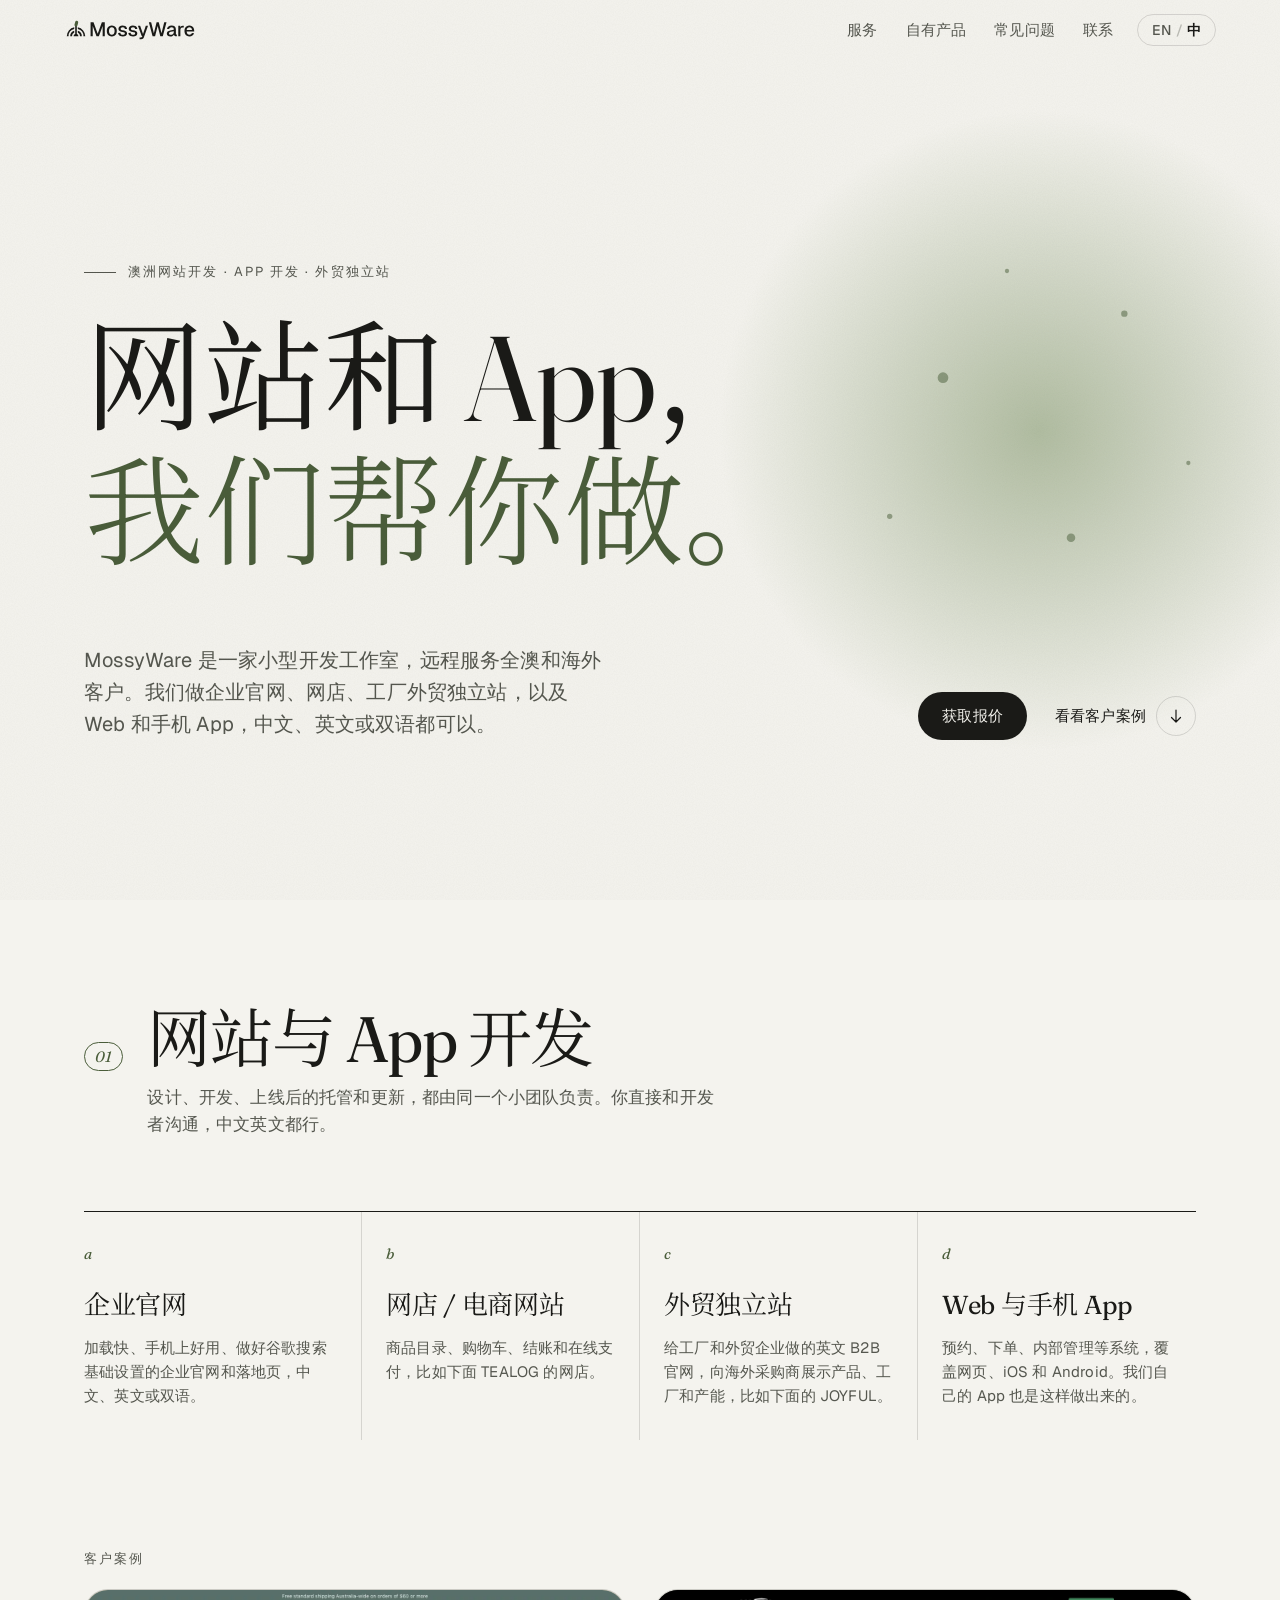
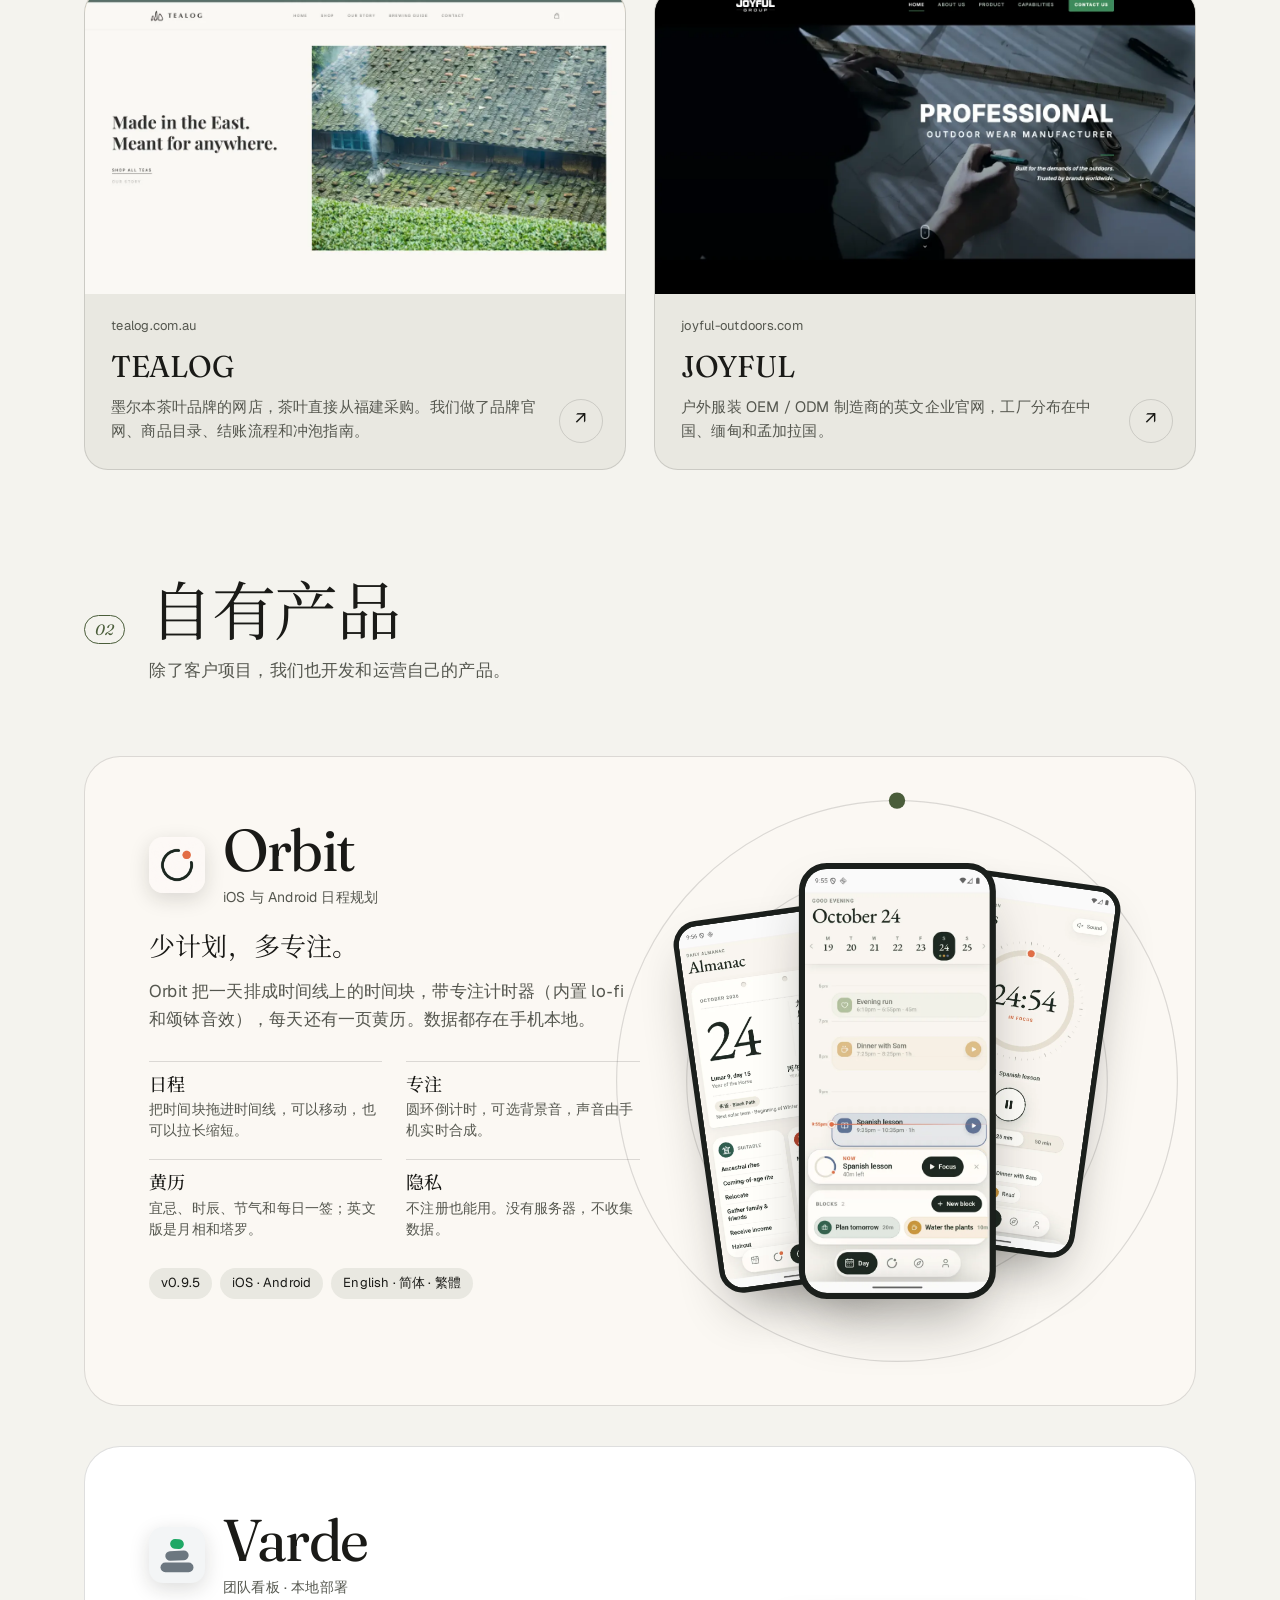
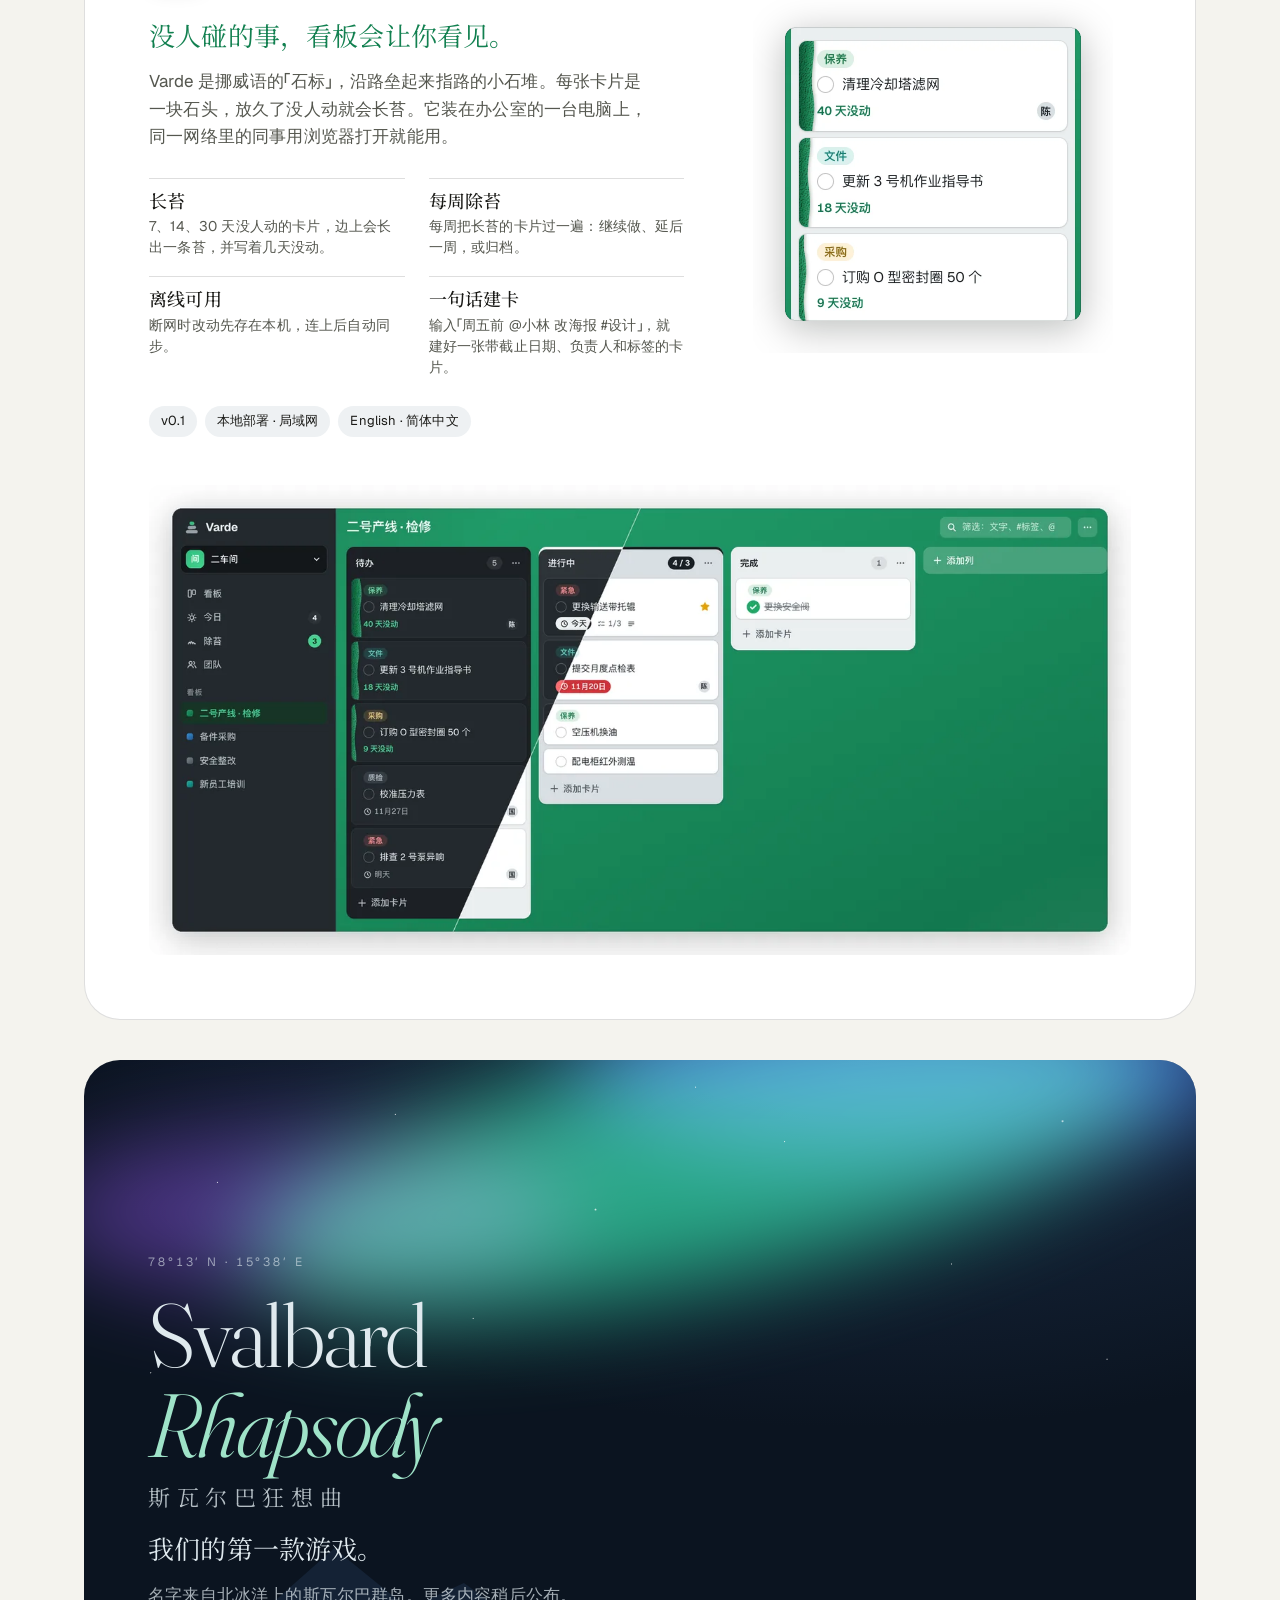
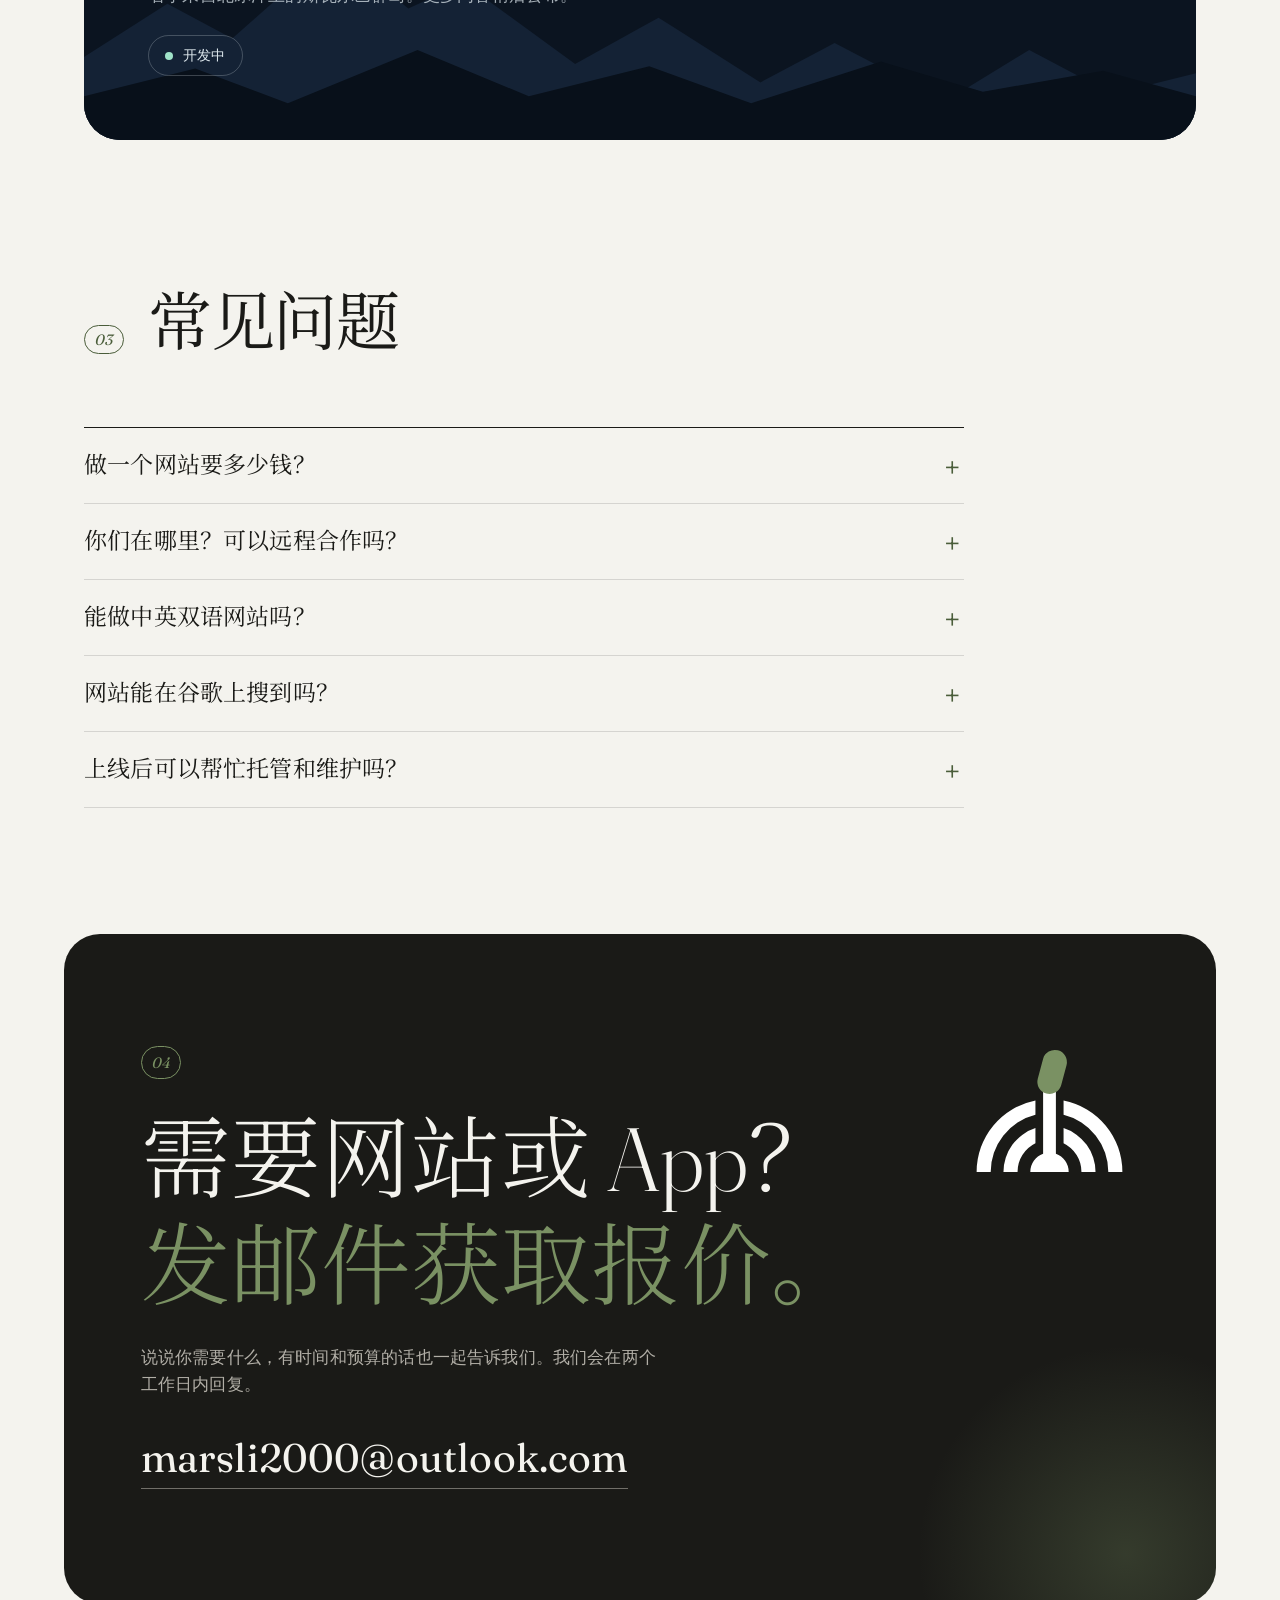
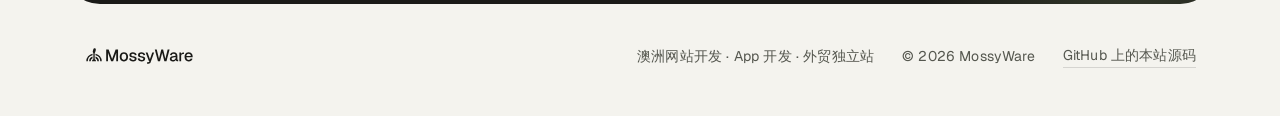
<file: zh/index.html>
<!doctype html>
<!-- Generated by scripts/build.mjs from src/page.html and src/strings.mjs. Edit those, not this file. -->
<html lang="zh-Hans">
<head>
  <meta charset="UTF-8" />
  <meta name="viewport" content="width=device-width, initial-scale=1, viewport-fit=cover" />
  <title>MossyWare | 澳洲网站开发 · App 开发 · 外贸独立站</title>
  <meta name="description" content="为澳洲华人商家、本地企业和出海工厂开发网站与应用：企业官网、网店、外贸 B2B 独立站、Web 与手机 App，中英双语，远程合作。" />
  <link rel="canonical" href="https://mossyware.com/zh/" />
  <link rel="alternate" hreflang="en" href="https://mossyware.com/" />
  <link rel="alternate" hreflang="zh-Hans" href="https://mossyware.com/zh/" />
  <link rel="alternate" hreflang="x-default" href="https://mossyware.com/" />
  <meta name="theme-color" content="#f4f3ee" />
  <meta property="og:type" content="website" />
  <meta property="og:site_name" content="MossyWare" />
  <meta property="og:title" content="MossyWare：网站与 App 开发" />
  <meta property="og:description" content="为澳洲华人商家、本地企业和出海工厂开发网站与应用：企业官网、网店、外贸 B2B 独立站、Web 与手机 App，中英双语，远程合作。" />
  <meta property="og:url" content="https://mossyware.com/zh/" />
  <meta property="og:locale" content="zh_CN" />
  <meta property="og:image" content="https://mossyware.com/brand/og-image.png" />
  <meta property="og:image:width" content="1200" />
  <meta property="og:image:height" content="630" />
  <meta name="twitter:card" content="summary_large_image" />
  <link rel="icon" href="../favicon.ico" sizes="32x32" />
  <link rel="icon" href="../brand/favicon.svg" type="image/svg+xml" />
  <link rel="apple-touch-icon" href="../apple-touch-icon.png" />
  <link rel="manifest" href="../site.webmanifest" />

  <link rel="preconnect" href="https://fonts.googleapis.com" />
  <link rel="preconnect" href="https://fonts.gstatic.com" crossorigin />
  <link href="https://fonts.googleapis.com/css2?family=Fraunces:ital,opsz,wght@0,9..144,300..600;1,9..144,300..500&amp;family=Geist:wght@400;500;600&amp;family=Noto+Serif+SC:wght@400;600&amp;display=swap" rel="stylesheet" />
  <link rel="stylesheet" href="../styles.css" />
  <script type="application/ld+json">
    {
      "@context": "https://schema.org",
      "@graph": [
        {
          "@type": "Organization",
          "@id": "https://mossyware.com/#org",
          "name": "MossyWare",
          "url": "https://mossyware.com/",
          "logo": "https://mossyware.com/brand/png/mark-color-512.png",
          "image": "https://mossyware.com/brand/og-image.png",
          "email": "marsli2000@outlook.com",
          "description": "Website and app development for Australian businesses and overseas manufacturers: company websites, online shops, B2B export websites, and web and mobile apps, in English and Chinese.",
          "areaServed": [
            {
              "@type": "Country",
              "name": "Australia"
            },
            "Worldwide"
          ],
          "knowsLanguage": [
            "en",
            "zh"
          ],
          "sameAs": [
            "https://github.com/MarsOriginal/MossyWare"
          ],
          "hasOfferCatalog": {
            "@type": "OfferCatalog",
            "name": "网站与 App 开发",
            "itemListElement": [
              {
                "@type": "Offer",
                "itemOffered": {
                  "@type": "Service",
                  "name": "企业官网",
                  "description": "加载快、手机上好用、做好谷歌搜索基础设置的企业官网和落地页，中文、英文或双语。",
                  "provider": {
                    "@id": "https://mossyware.com/#org"
                  }
                }
              },
              {
                "@type": "Offer",
                "itemOffered": {
                  "@type": "Service",
                  "name": "网店 / 电商网站",
                  "description": "商品目录、购物车、结账和在线支付，比如下面 TEALOG 的网店。",
                  "provider": {
                    "@id": "https://mossyware.com/#org"
                  }
                }
              },
              {
                "@type": "Offer",
                "itemOffered": {
                  "@type": "Service",
                  "name": "外贸独立站",
                  "description": "给工厂和外贸企业做的英文 B2B 官网，向海外采购商展示产品、工厂和产能，比如下面的 JOYFUL。",
                  "provider": {
                    "@id": "https://mossyware.com/#org"
                  }
                }
              },
              {
                "@type": "Offer",
                "itemOffered": {
                  "@type": "Service",
                  "name": "Web 与手机 App",
                  "description": "预约、下单、内部管理等系统，覆盖网页、iOS 和 Android。我们自己的 App 也是这样做出来的。",
                  "provider": {
                    "@id": "https://mossyware.com/#org"
                  }
                }
              }
            ]
          }
        },
        {
          "@type": "WebSite",
          "@id": "https://mossyware.com/#website",
          "url": "https://mossyware.com/",
          "name": "MossyWare",
          "publisher": {
            "@id": "https://mossyware.com/#org"
          },
          "inLanguage": [
            "en",
            "zh-Hans"
          ]
        },
        {
          "@type": "WebPage",
          "@id": "https://mossyware.com/zh/#page",
          "url": "https://mossyware.com/zh/",
          "name": "MossyWare | 澳洲网站开发 · App 开发 · 外贸独立站",
          "description": "为澳洲华人商家、本地企业和出海工厂开发网站与应用：企业官网、网店、外贸 B2B 独立站、Web 与手机 App，中英双语，远程合作。",
          "inLanguage": "zh-Hans",
          "isPartOf": {
            "@id": "https://mossyware.com/#website"
          },
          "about": {
            "@id": "https://mossyware.com/#org"
          }
        },
        {
          "@type": "FAQPage",
          "@id": "https://mossyware.com/zh/#faq",
          "inLanguage": "zh-Hans",
          "mainEntity": [
            {
              "@type": "Question",
              "name": "做一个网站要多少钱？",
              "acceptedAnswer": {
                "@type": "Answer",
                "text": "取决于页面数量、功能和语言。发邮件简单描述需求，我们会在两个工作日内给你报价。"
              }
            },
            {
              "@type": "Question",
              "name": "你们在哪里？可以远程合作吗？",
              "acceptedAnswer": {
                "@type": "Answer",
                "text": "我们远程服务全澳和海外客户，通过邮件和视频会议沟通。"
              }
            },
            {
              "@type": "Question",
              "name": "能做中英双语网站吗？",
              "acceptedAnswer": {
                "@type": "Answer",
                "text": "可以。两种语言我们都能自己写和校对，并且会让两种语言的页面都能在谷歌上被搜到。"
              }
            },
            {
              "@type": "Question",
              "name": "网站能在谷歌上搜到吗？",
              "acceptedAnswer": {
                "@type": "Answer",
                "text": "我们做的每个网站都会配好基础 SEO：标题和描述、站点地图、结构化数据、加载速度和手机适配。竞争激烈的关键词还需要内容和时间积累，我们会如实告诉你能做到什么程度。"
              }
            },
            {
              "@type": "Question",
              "name": "上线后可以帮忙托管和维护吗？",
              "acceptedAnswer": {
                "@type": "Answer",
                "text": "可以。域名注册、网站托管和日后的修改都可以交给我们，也可以全部交接给你自己管理。"
              }
            }
          ]
        }
      ]
    }
  </script>
</head>
<body>
  <a class="skip" href="#services">跳到正文</a>

  <header class="top">
    <a class="brand" href="../">
      <img src="../brand/svg/horizontal-color.svg" alt="MossyWare" width="134" height="24" />
    </a>
    <nav class="nav" aria-label="Primary">
      <a href="#services">服务</a>
      <a href="#products">自有产品</a>
      <a href="#faq">常见问题</a>
      <a href="#contact">联系</a>
    </nav>
    <a class="lang" href="../" hreflang="en" lang="en" data-lang-to="en" aria-label="English">
      <span data-lang="en">EN</span><span class="lang-sep">/</span><span data-lang="zh">中</span>
    </a>
  </header>

  <main>
    <!-- Hero -->
    <section class="hero">
      <p class="eyebrow reveal">澳洲网站开发 · App 开发 · 外贸独立站</p>
      <h1 class="hero-title reveal">
        <span>网站和 App，</span><br />
        <em>我们帮你做。</em>
      </h1>
      <div class="hero-foot reveal">
        <p class="hero-lede">MossyWare 是一家小型开发工作室，远程服务全澳和海外客户。我们做企业官网、网店、工厂外贸独立站，以及 Web 和手机 App，中文、英文或双语都可以。</p>
        <div class="hero-actions">
          <a class="btn" href="mailto:marsli2000@outlook.com?subject=%E7%BD%91%E7%AB%99%E5%BC%80%E5%8F%91%E5%92%A8%E8%AF%A2">获取报价</a>
          <a class="scroll-cue" href="#work">
            <span>看看客户案例</span>
            <svg viewBox="0 0 24 24" aria-hidden="true"><path d="M12 4v16m0 0-6-6m6 6 6-6" /></svg>
          </a>
        </div>
      </div>
      <svg class="hero-moss" viewBox="0 0 600 600" aria-hidden="true">
        <defs>
          <radialGradient id="mg" cx="50%" cy="50%" r="50%">
            <stop offset="0" stop-color="var(--lichen)" stop-opacity=".55" />
            <stop offset="1" stop-color="var(--lichen)" stop-opacity="0" />
          </radialGradient>
        </defs>
        <circle cx="300" cy="300" r="300" fill="url(#mg)" />
        <g class="spores">
          <circle cx="210" cy="250" r="5" /><circle cx="380" cy="190" r="3" /><circle cx="330" cy="400" r="4" />
          <circle cx="160" cy="380" r="2.5" /><circle cx="440" cy="330" r="2" /><circle cx="270" cy="150" r="2" />
        </g>
      </svg>
    </section>

    <!-- Services -->
    <section id="services" class="section studio">
      <header class="section-head reveal">
        <span class="section-no">01</span>
        <h2>网站与 App 开发</h2>
        <p>设计、开发、上线后的托管和更新，都由同一个小团队负责。你直接和开发者沟通，中文英文都行。</p>
      </header>

      <ol class="services reveal">
        <li>
          <span class="svc-no">a</span>
          <h3>企业官网</h3>
          <p>加载快、手机上好用、做好谷歌搜索基础设置的企业官网和落地页，中文、英文或双语。</p>
        </li>
        <li>
          <span class="svc-no">b</span>
          <h3>网店 / 电商网站</h3>
          <p>商品目录、购物车、结账和在线支付，比如下面 TEALOG 的网店。</p>
        </li>
        <li>
          <span class="svc-no">c</span>
          <h3>外贸独立站</h3>
          <p>给工厂和外贸企业做的英文 B2B 官网，向海外采购商展示产品、工厂和产能，比如下面的 JOYFUL。</p>
        </li>
        <li>
          <span class="svc-no">d</span>
          <h3>Web 与手机 App</h3>
          <p>预约、下单、内部管理等系统，覆盖网页、iOS 和 Android。我们自己的 App 也是这样做出来的。</p>
        </li>
      </ol>

      <div id="work" class="cases">
        <h3 class="cases-title reveal">客户案例</h3>
        <div class="case-grid">
          <a class="case case-tea reveal" href="https://tealog.com.au" target="_blank" rel="noopener">
            <div class="case-art"><img src="../assets/cases/tealog.webp" alt="TEALOG 茶叶网店首页，由 MossyWare 设计开发" loading="lazy" width="1280" height="720" /></div>
            <div class="case-body">
              <p class="case-domain">tealog.com.au</p>
              <h4>TEALOG</h4>
              <p>墨尔本茶叶品牌的网店，茶叶直接从福建采购。我们做了品牌官网、商品目录、结账流程和冲泡指南。</p>
            </div>
            <span class="case-arrow" aria-hidden="true">↗</span>
          </a>
          <a class="case case-joy reveal" href="https://joyful-outdoors.com" target="_blank" rel="noopener">
            <div class="case-art"><img src="../assets/cases/joyful.webp" alt="JOYFUL 户外服装制造商官网，由 MossyWare 设计开发" loading="lazy" width="1280" height="720" /></div>
            <div class="case-body">
              <p class="case-domain">joyful-outdoors.com</p>
              <h4>JOYFUL</h4>
              <p>户外服装 OEM / ODM 制造商的英文企业官网，工厂分布在中国、缅甸和孟加拉国。</p>
            </div>
            <span class="case-arrow" aria-hidden="true">↗</span>
          </a>
        </div>
      </div>
    </section>

    <!-- Our own products -->
    <section id="products" class="section">
      <header class="section-head reveal">
        <span class="section-no">02</span>
        <h2>自有产品</h2>
        <p>除了客户项目，我们也开发和运营自己的产品。</p>
      </header>

      <!-- Orbit -->
      <article class="project orbit reveal">
        <div class="project-copy">
          <div class="project-id">
            <img src="../assets/orbit/icon.png" width="56" height="56" alt="" />
            <div>
              <h3>Orbit</h3>
              <p class="tag">iOS 与 Android 日程规划</p>
            </div>
          </div>
          <p class="project-tagline">少计划，多专注。</p>
          <p>Orbit 把一天排成时间线上的时间块，带专注计时器（内置 lo‑fi 和颂钵音效），每天还有一页黄历。数据都存在手机本地。</p>
          <ul class="features">
            <li><b>日程</b><span>把时间块拖进时间线，可以移动，也可以拉长缩短。</span></li>
            <li><b>专注</b><span>圆环倒计时，可选背景音，声音由手机实时合成。</span></li>
            <li><b>黄历</b><span>宜忌、时辰、节气和每日一签；英文版是月相和塔罗。</span></li>
            <li><b>隐私</b><span>不注册也能用。没有服务器，不收集数据。</span></li>
          </ul>
          <p class="meta"><span>v0.9.5</span><span>iOS · Android</span><span>English · 简体 · 繁體</span></p>
        </div>
        <div class="orbit-stage">
          <svg class="rings" viewBox="0 0 500 500" aria-hidden="true">
            <circle cx="250" cy="250" r="240" /><circle cx="250" cy="250" r="180" /><circle cx="250" cy="250" r="120" />
            <g class="planet p1"><circle cx="250" cy="10" r="7" /></g>
            <g class="planet p2"><circle cx="250" cy="70" r="5" /></g>
          </svg>
          <figure class="phone ph-l" aria-hidden="true"><img src="../assets/orbit/04-almanac.webp" alt="" loading="lazy" width="540" height="1200" /></figure>
          <figure class="phone ph-c"><img src="../assets/orbit/02-day.webp" alt="Orbit 日程规划 App 的日程页面" loading="lazy" width="540" height="1200" /></figure>
          <figure class="phone ph-r" aria-hidden="true"><img src="../assets/orbit/03-focus.webp" alt="" loading="lazy" width="540" height="1200" /></figure>
        </div>
      </article>

      <!-- Varde -->
      <article class="project varde reveal">
        <div class="varde-top">
          <div class="project-copy">
            <div class="project-id">
              <img class="varde-mark" src="../assets/varde/mark.svg" width="56" height="56" alt="" />
              <div>
                <h3>Varde</h3>
                <p class="tag">团队看板 · 本地部署</p>
              </div>
            </div>
            <p class="project-tagline">没人碰的事，看板会让你看见。</p>
            <p>Varde 是挪威语的「石标」，沿路垒起来指路的小石堆。每张卡片是一块石头，放久了没人动就会长苔。它装在办公室的一台电脑上，同一网络里的同事用浏览器打开就能用。</p>
            <ul class="features">
              <li><b>长苔</b><span>7、14、30 天没人动的卡片，边上会长出一条苔，并写着几天没动。</span></li>
              <li><b>每周除苔</b><span>每周把长苔的卡片过一遍：继续做、延后一周，或归档。</span></li>
              <li><b>离线可用</b><span>断网时改动先存在本机，连上后自动同步。</span></li>
              <li><b>一句话建卡</b><span>输入「周五前 @小林 改海报 #设计」，就建好一张带截止日期、负责人和标签的卡片。</span></li>
            </ul>
            <p class="meta"><span>v0.1</span><span>本地部署 · 局域网</span><span>English · 简体中文</span></p>
          </div>
          <figure class="varde-moss"><img src="../assets/varde/moss-zh.webp" alt="三张长苔的 Varde 卡片，分别 40、18、9 天没动" loading="lazy" width="720" height="716" /></figure>
        </div>
        <figure class="varde-shot"><img src="../assets/varde/hero-zh.webp" alt="Varde 看板的深色和浅色模式，有长苔的卡片和超出上限的列" loading="lazy" width="1400" height="670" /></figure>
      </article>

      <!-- Svalbard Rhapsody -->
      <article class="project svalbard reveal">
        <div class="aurora" aria-hidden="true"><i></i><i></i><i></i></div>
        <div class="stars" aria-hidden="true"></div>
        <svg class="ridge" viewBox="0 0 1200 200" preserveAspectRatio="none" aria-hidden="true">
          <path d="M0 200V128l90-46 70 30 110-78 80 52 60-22 120 70 90-40 110 56 80-34 120 50 90-44 90 38 90-18v58Z" />
          <path class="ridge-front" d="M0 200v-38l120-24 100 30 140-46 120 40 130-26 110 32 140-36 110 26 130-18 100 22v38Z" />
        </svg>
        <div class="svalbard-copy">
          <p class="coords">78°13′ N · 15°38′ E</p>
          <h3>Svalbard <em>Rhapsody</em></h3>
          <p class="svalbard-cn" lang="zh-Hans">斯瓦尔巴狂想曲</p>
          <p class="project-tagline">我们的第一款游戏。</p>
          <p>名字来自北冰洋上的斯瓦尔巴群岛。更多内容稍后公布。</p>
          <p class="status"><span class="pulse"></span><span>开发中</span></p>
        </div>
      </article>
    </section>

    <!-- FAQ -->
    <section id="faq" class="section faq">
      <header class="section-head reveal">
        <span class="section-no">03</span>
        <h2>常见问题</h2>
      </header>
      <div class="faq-list reveal">
        <details><summary>做一个网站要多少钱？</summary><p>取决于页面数量、功能和语言。发邮件简单描述需求，我们会在两个工作日内给你报价。</p></details>
        <details><summary>你们在哪里？可以远程合作吗？</summary><p>我们远程服务全澳和海外客户，通过邮件和视频会议沟通。</p></details>
        <details><summary>能做中英双语网站吗？</summary><p>可以。两种语言我们都能自己写和校对，并且会让两种语言的页面都能在谷歌上被搜到。</p></details>
        <details><summary>网站能在谷歌上搜到吗？</summary><p>我们做的每个网站都会配好基础 SEO：标题和描述、站点地图、结构化数据、加载速度和手机适配。竞争激烈的关键词还需要内容和时间积累，我们会如实告诉你能做到什么程度。</p></details>
        <details><summary>上线后可以帮忙托管和维护吗？</summary><p>可以。域名注册、网站托管和日后的修改都可以交给我们，也可以全部交接给你自己管理。</p></details>
      </div>
    </section>

    <!-- Contact -->
    <section id="contact" class="contact">
      <img class="contact-mark" src="../brand/svg/mark-reversed.svg" alt="" width="280" height="280" />
      <span class="section-no reveal">04</span>
      <h2 class="contact-title reveal">
        <span>需要网站或 App？</span><br />
        <em>发邮件获取报价。</em>
      </h2>
      <p class="reveal">说说你需要什么，有时间和预算的话也一起告诉我们。我们会在两个工作日内回复。</p>
      <a class="mail reveal" href="mailto:marsli2000@outlook.com?subject=%E7%BD%91%E7%AB%99%E5%BC%80%E5%8F%91%E5%92%A8%E8%AF%A2">marsli2000@outlook.com</a>
    </section>
  </main>

  <footer class="foot">
    <img src="../brand/svg/horizontal-mono.svg" alt="MossyWare" width="112" height="20" />
    <span>澳洲网站开发 · App 开发 · 外贸独立站</span>
    <span>© <span id="year">2026</span> MossyWare</span>
    <a href="https://github.com/MarsOriginal/MossyWare" target="_blank" rel="noopener">GitHub 上的本站源码</a>
  </footer>

  <script src="../main.js"></script>
</body>
</html>
</file>
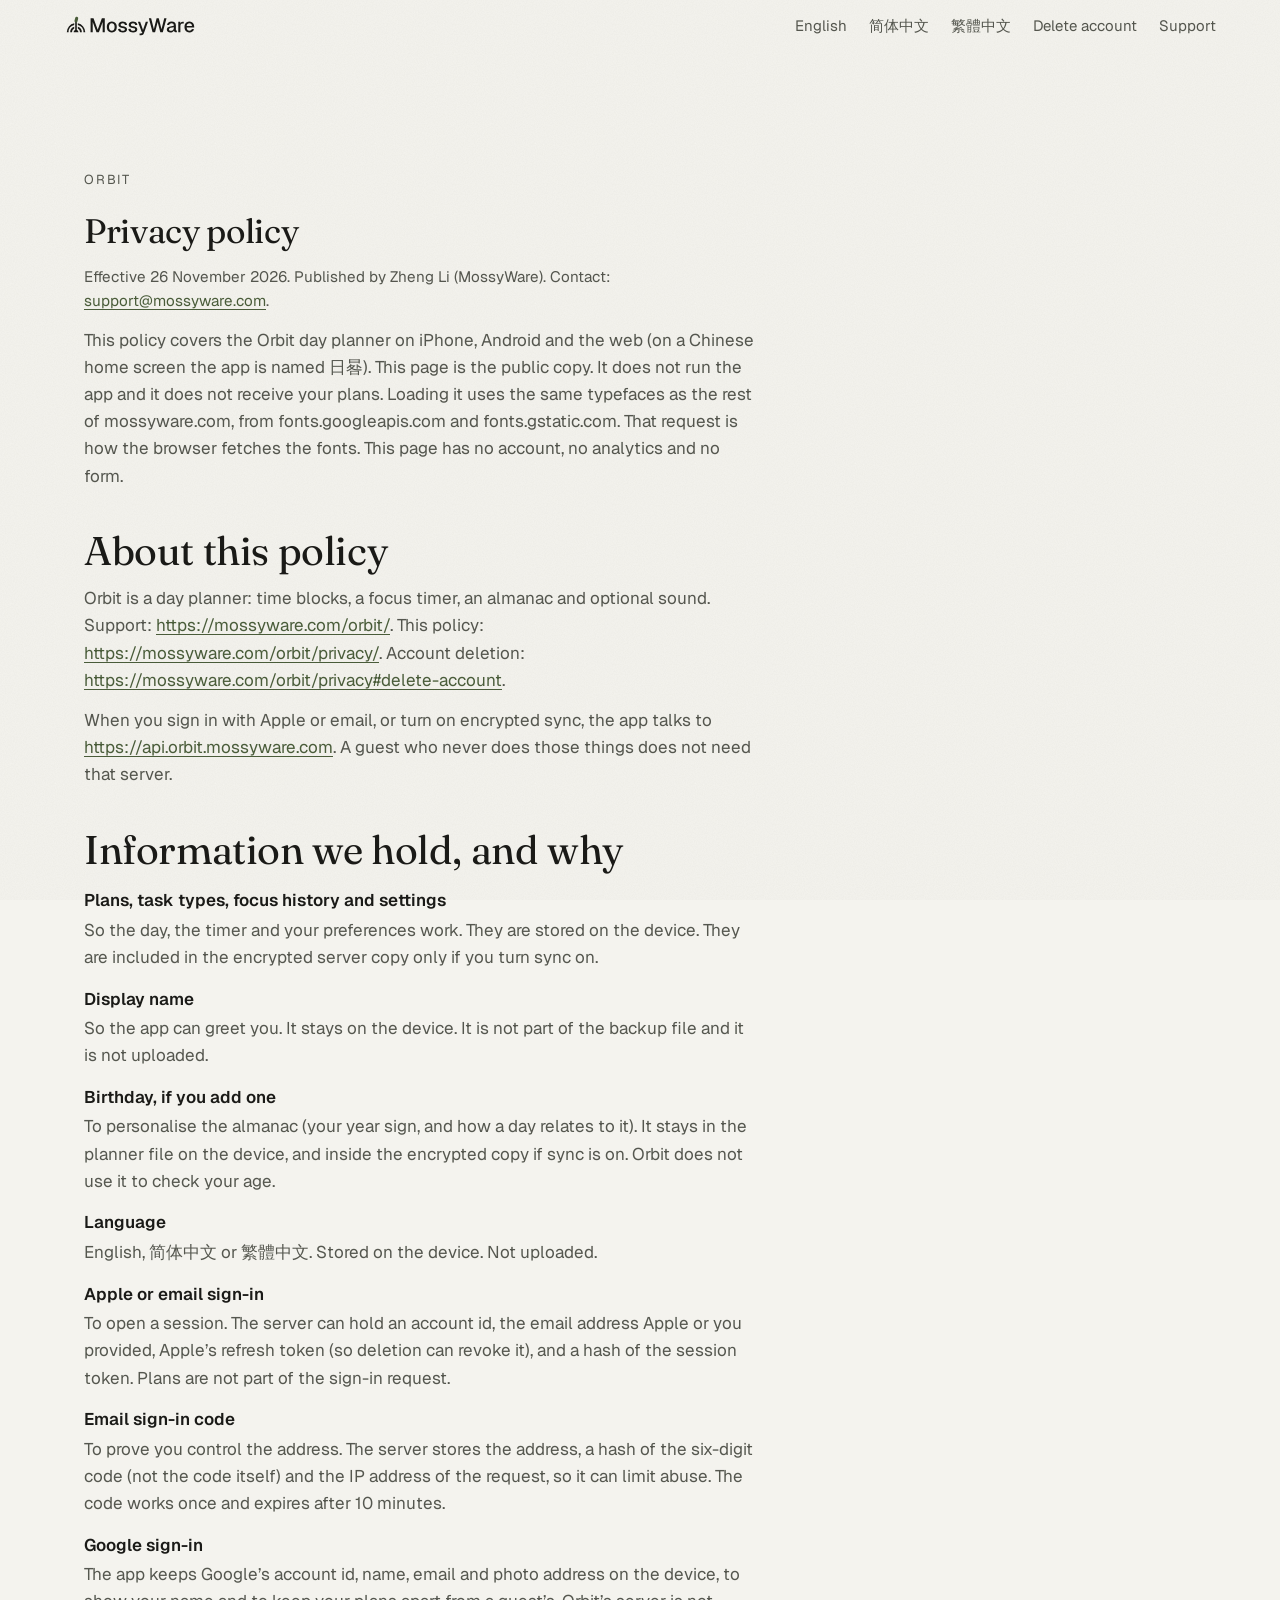
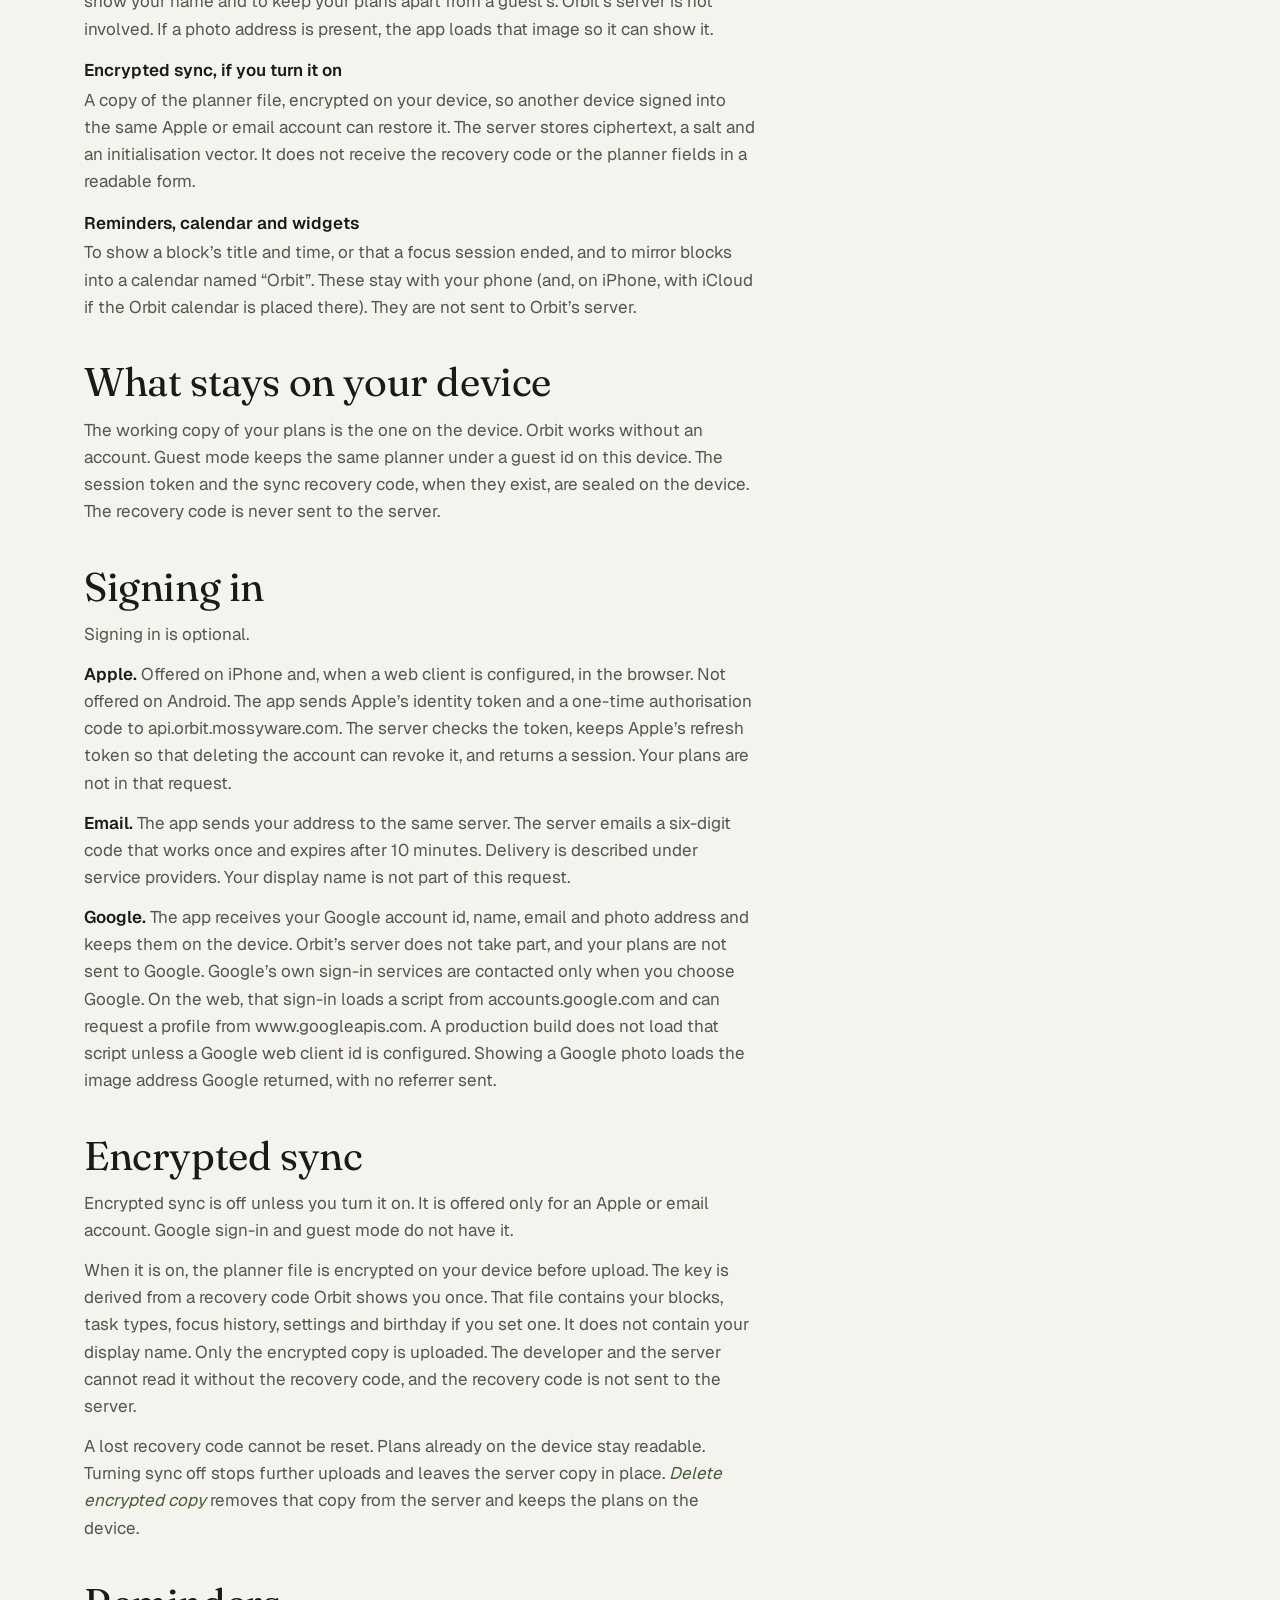
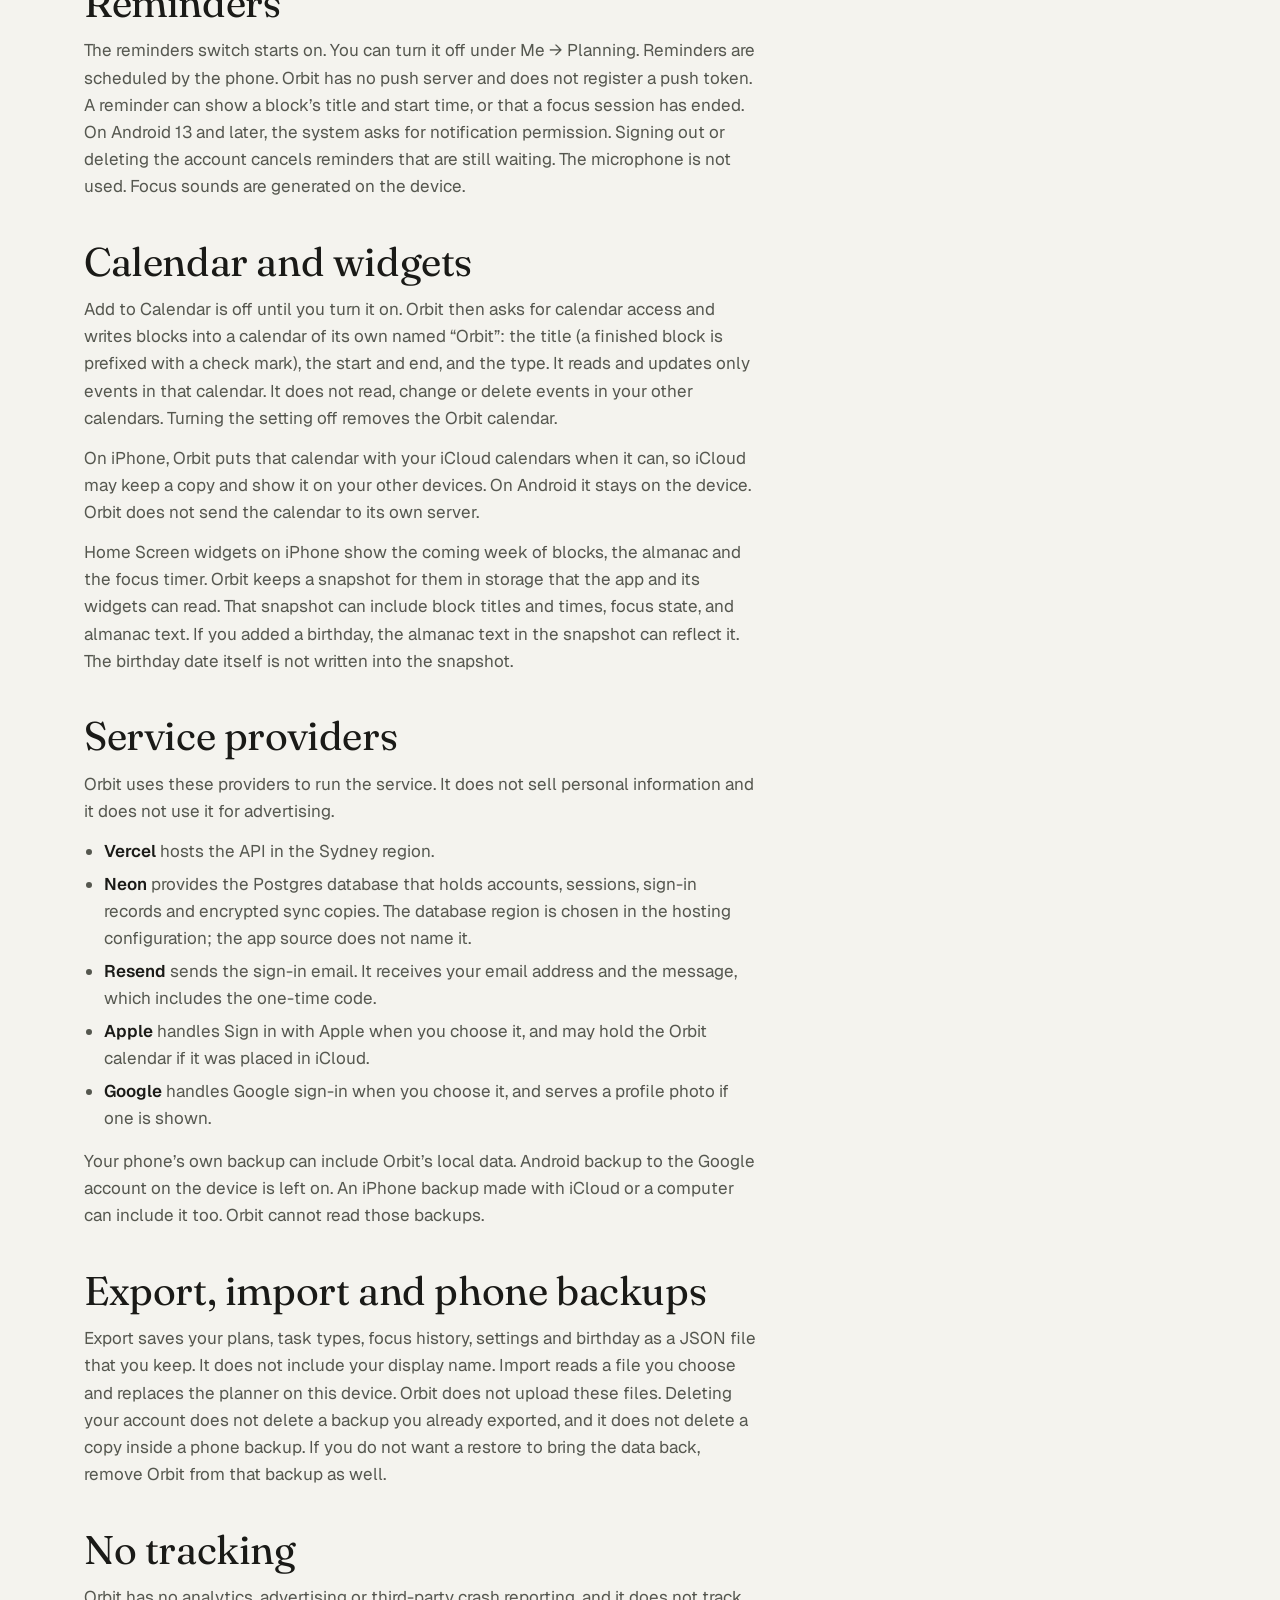
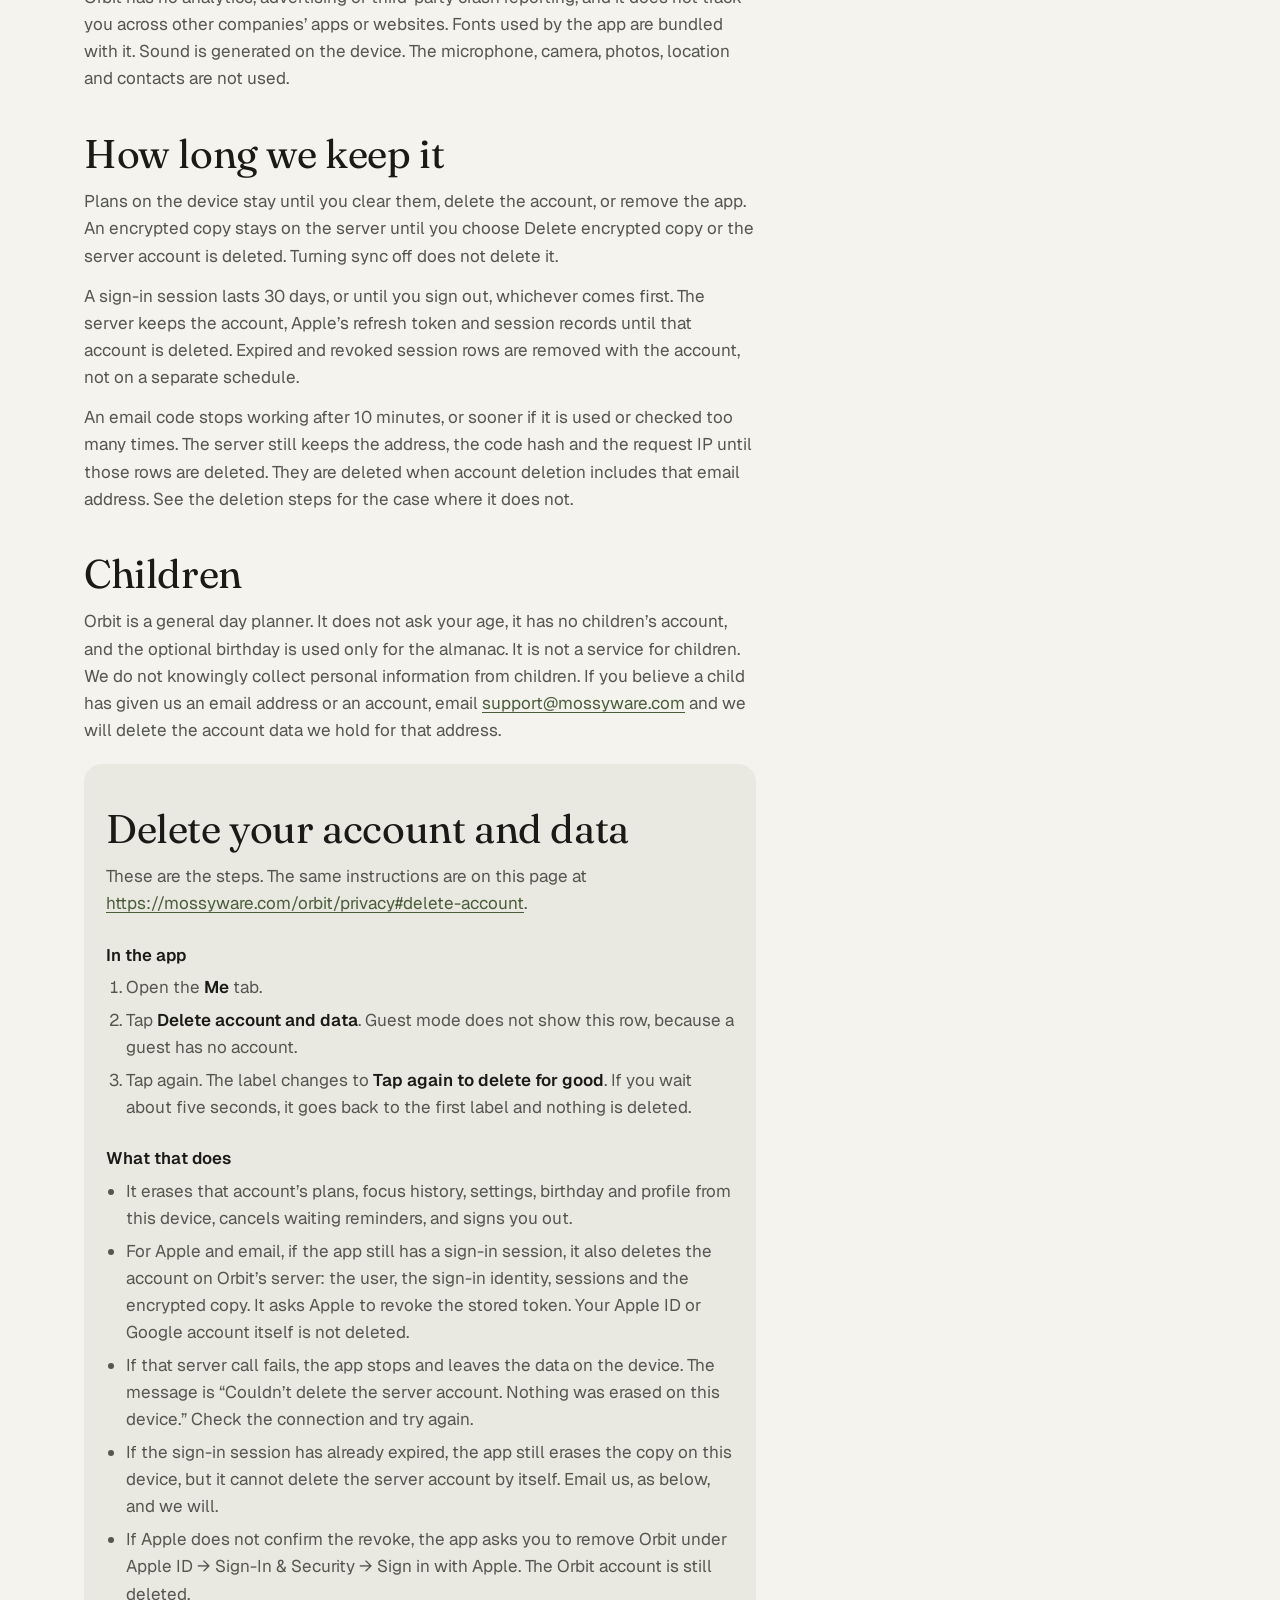
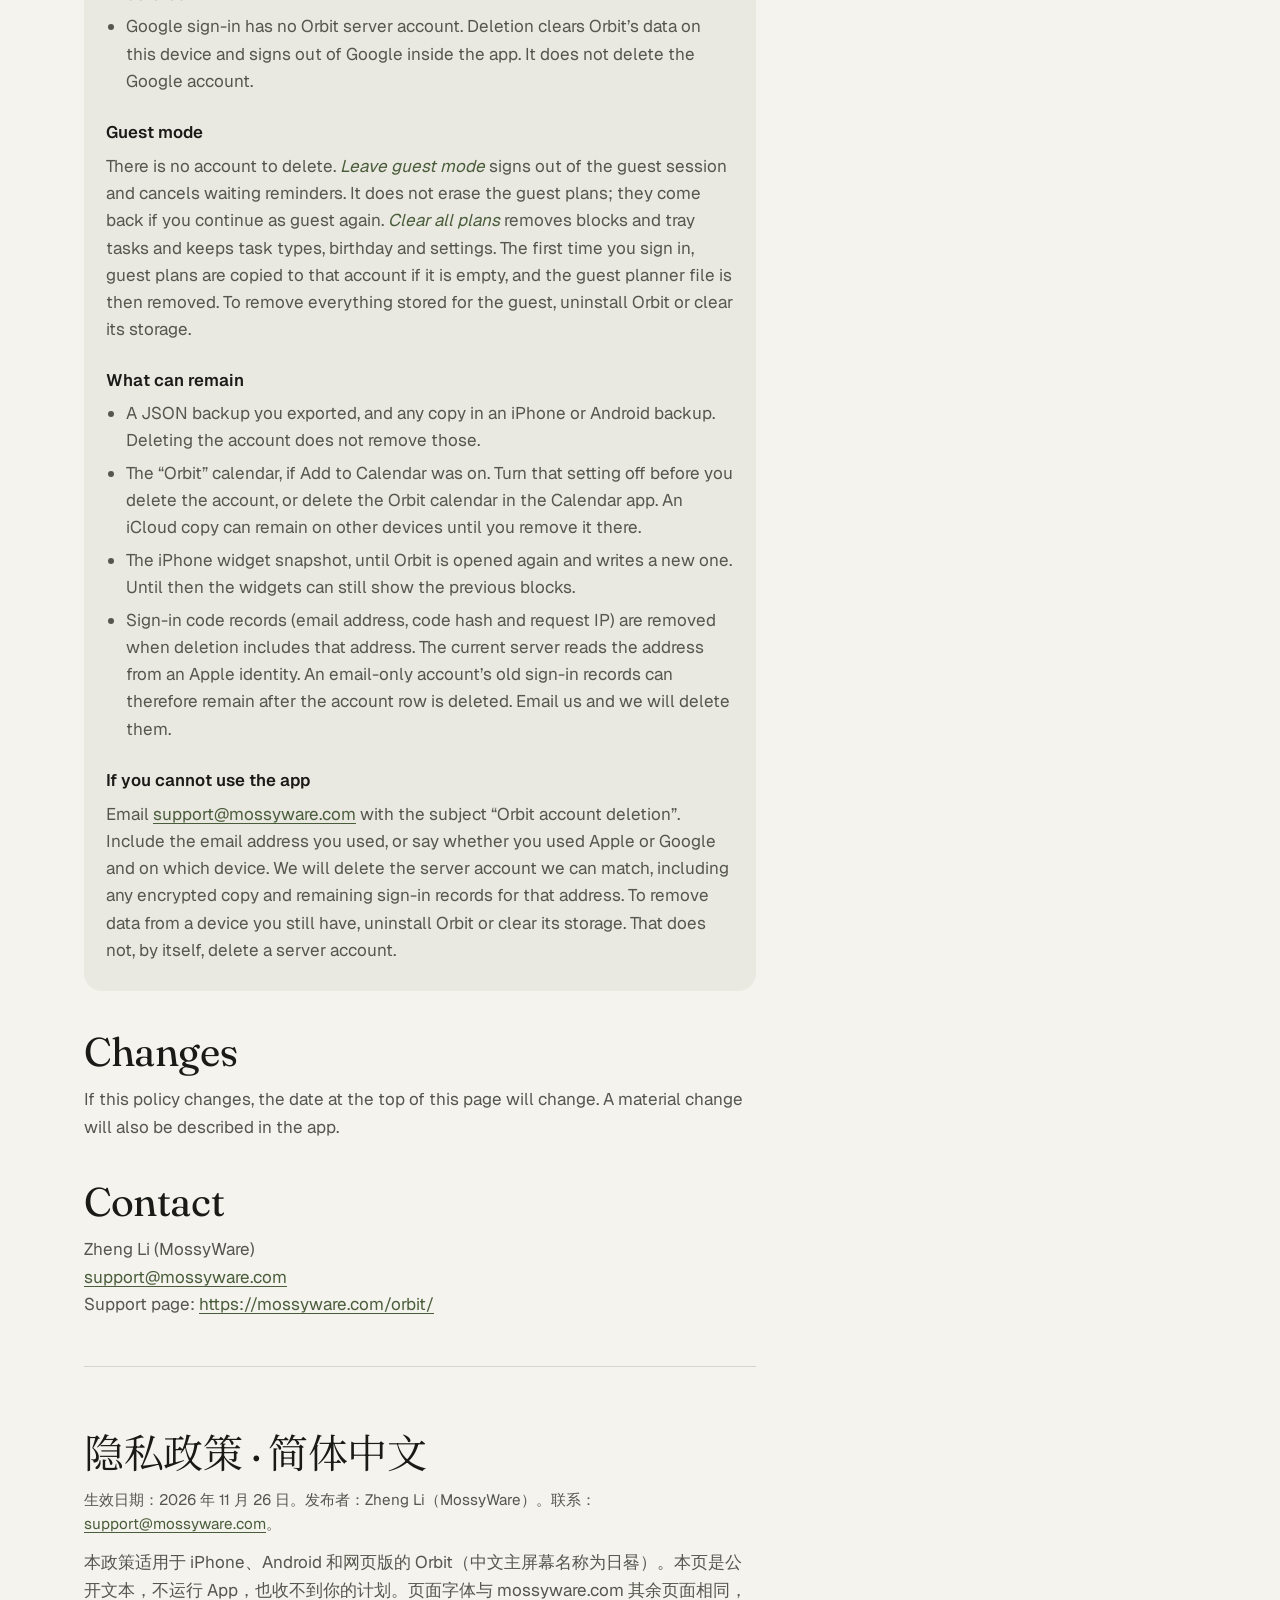
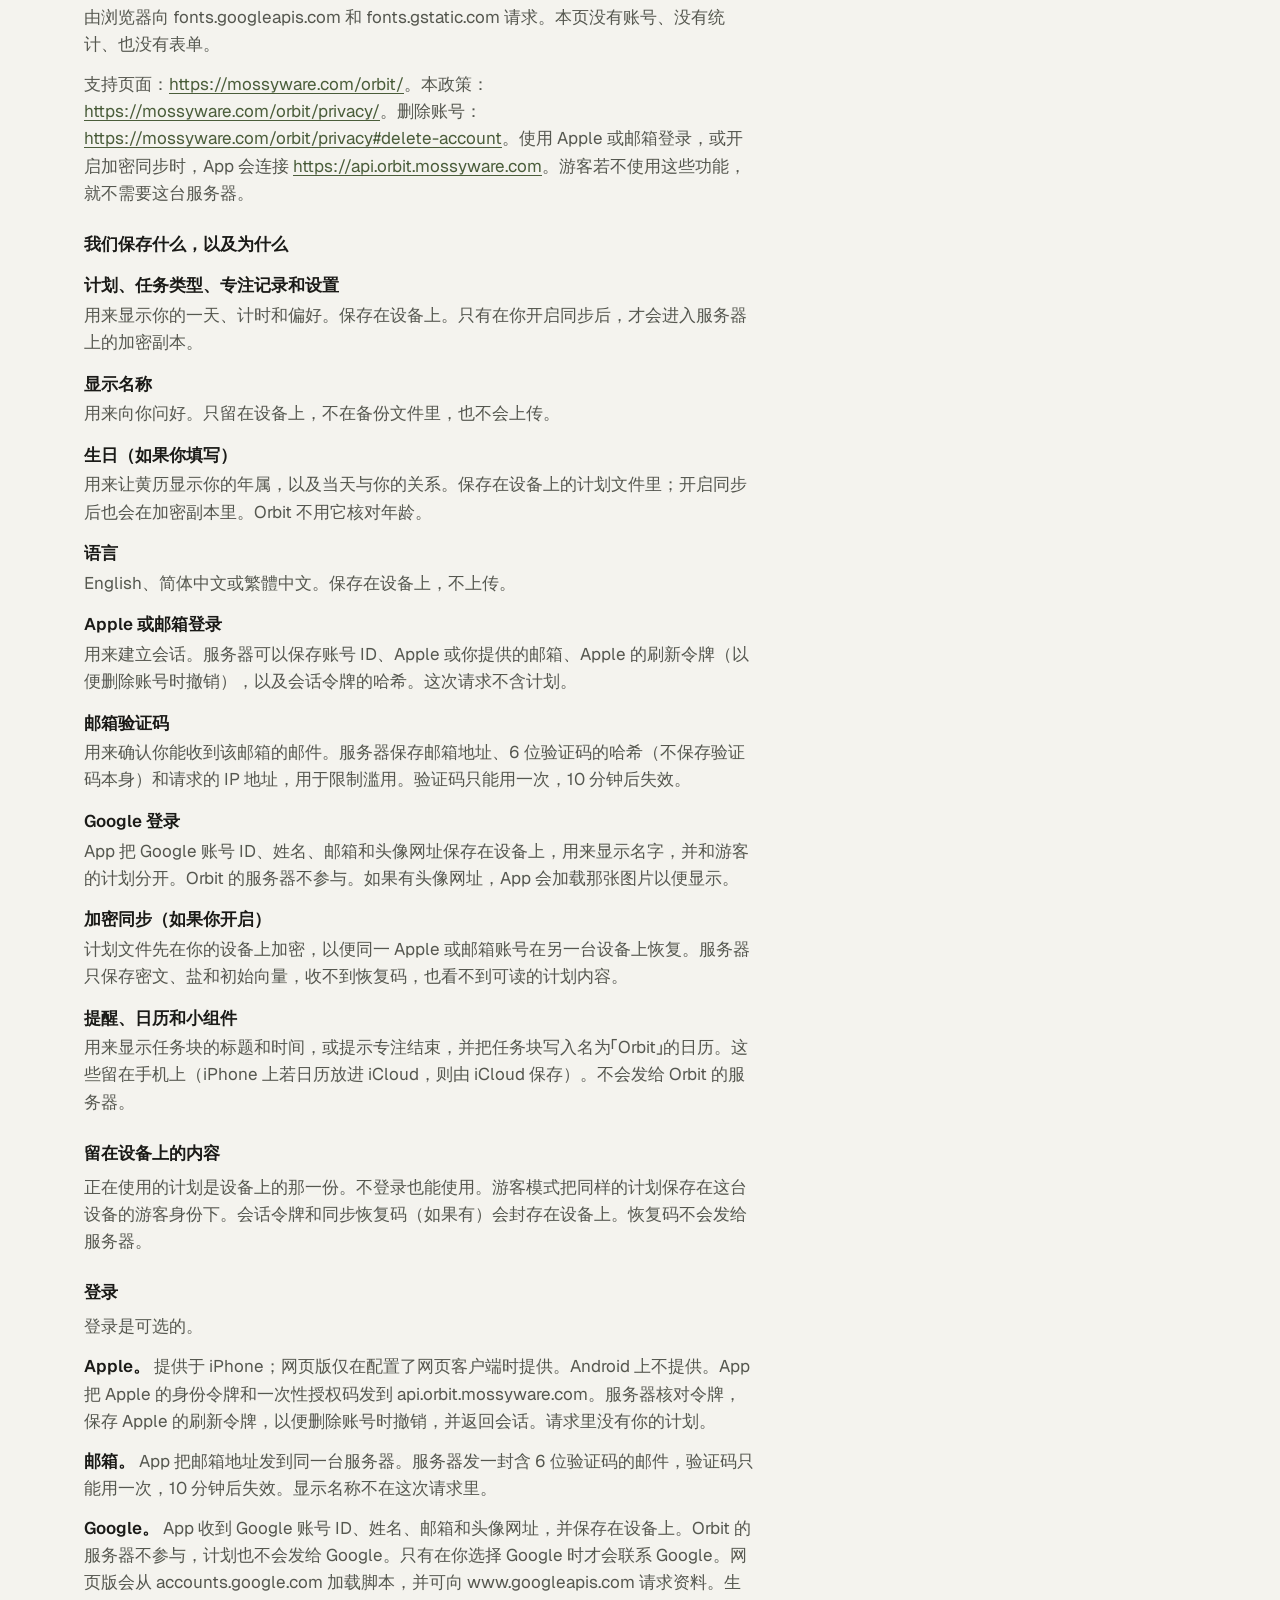
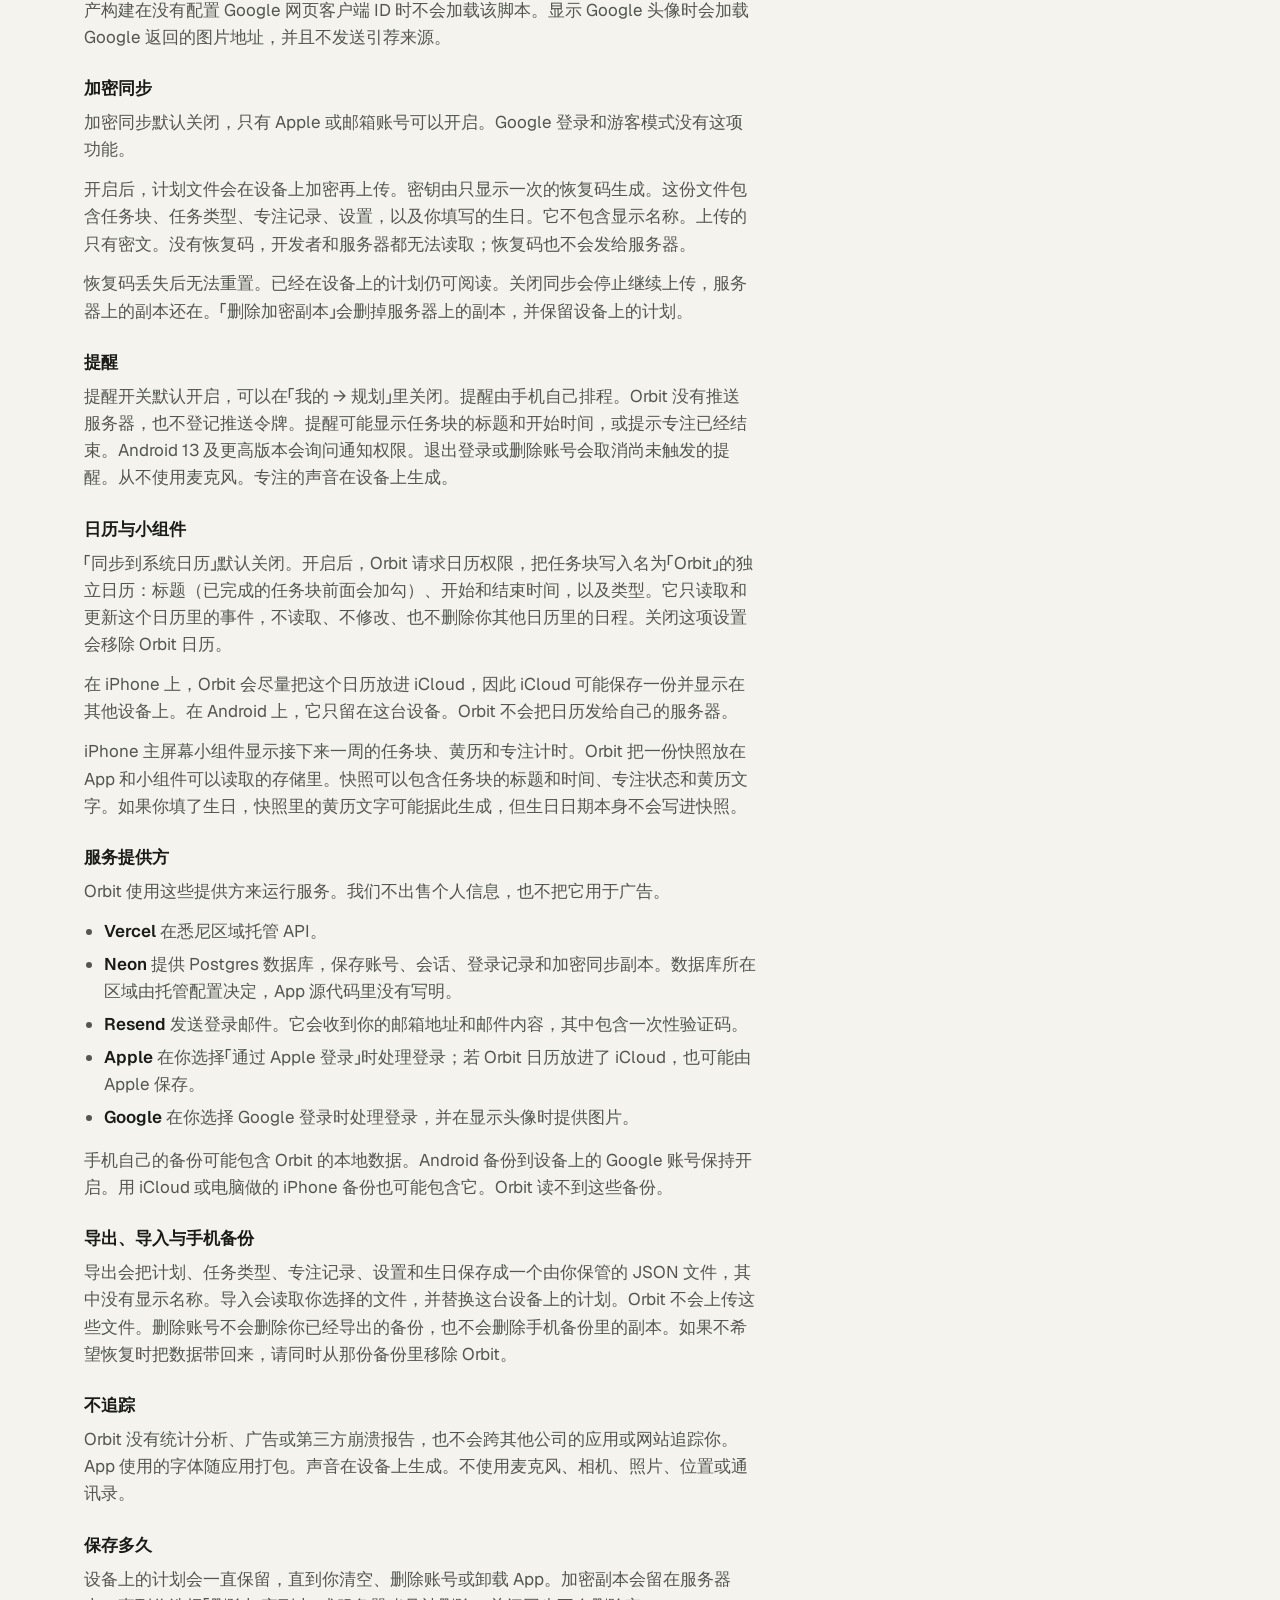
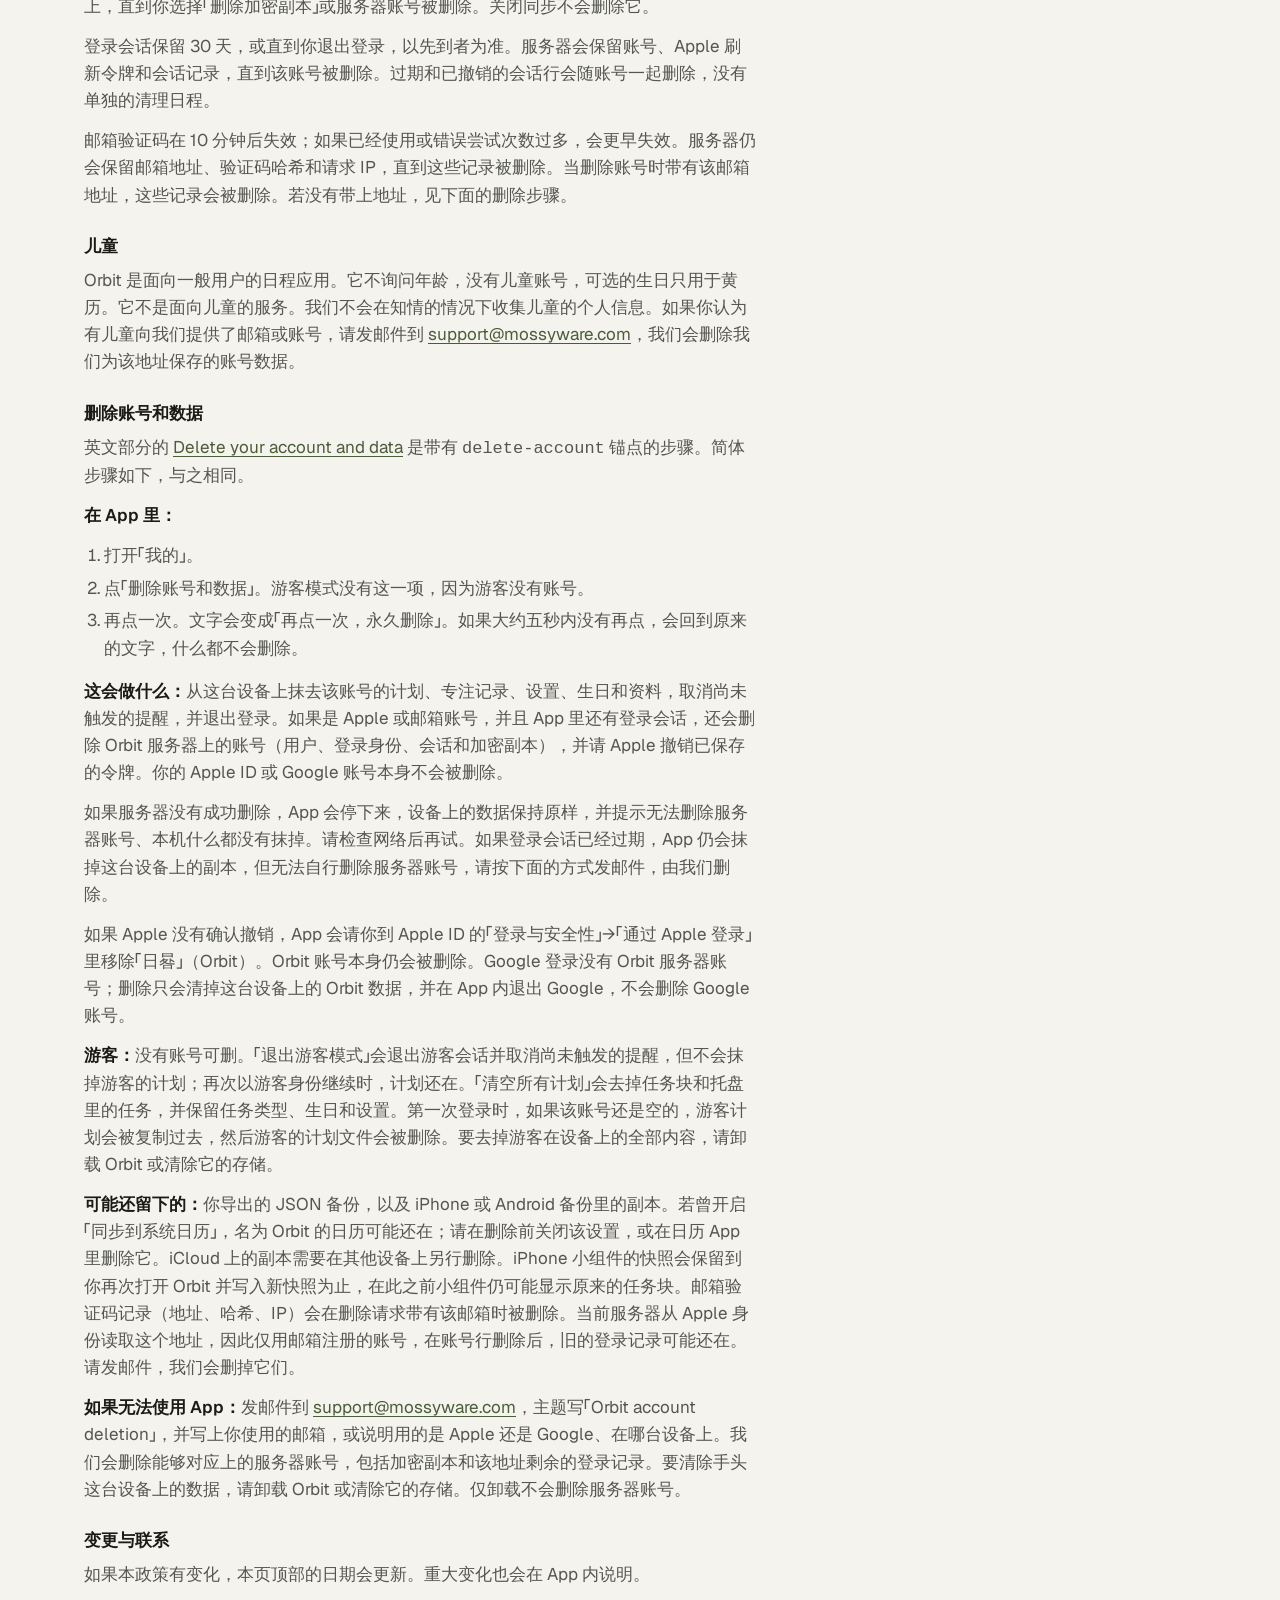
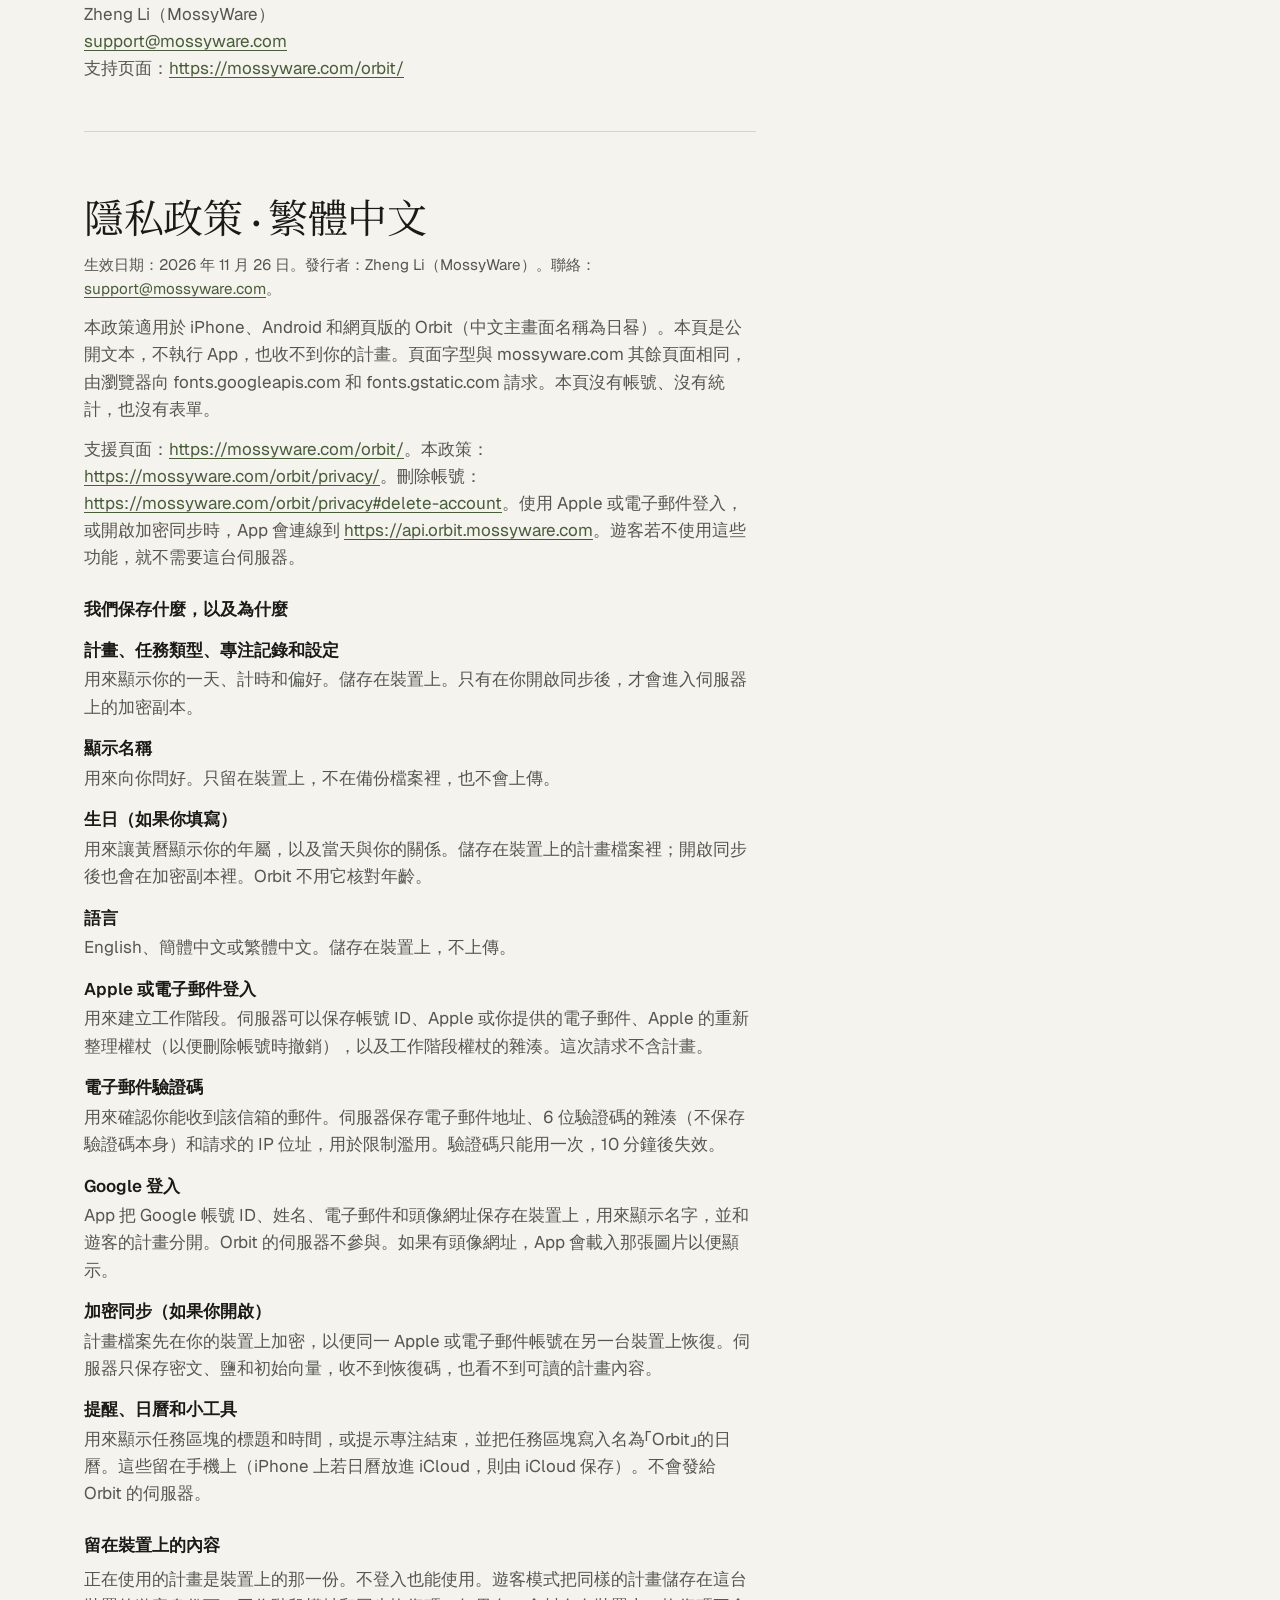
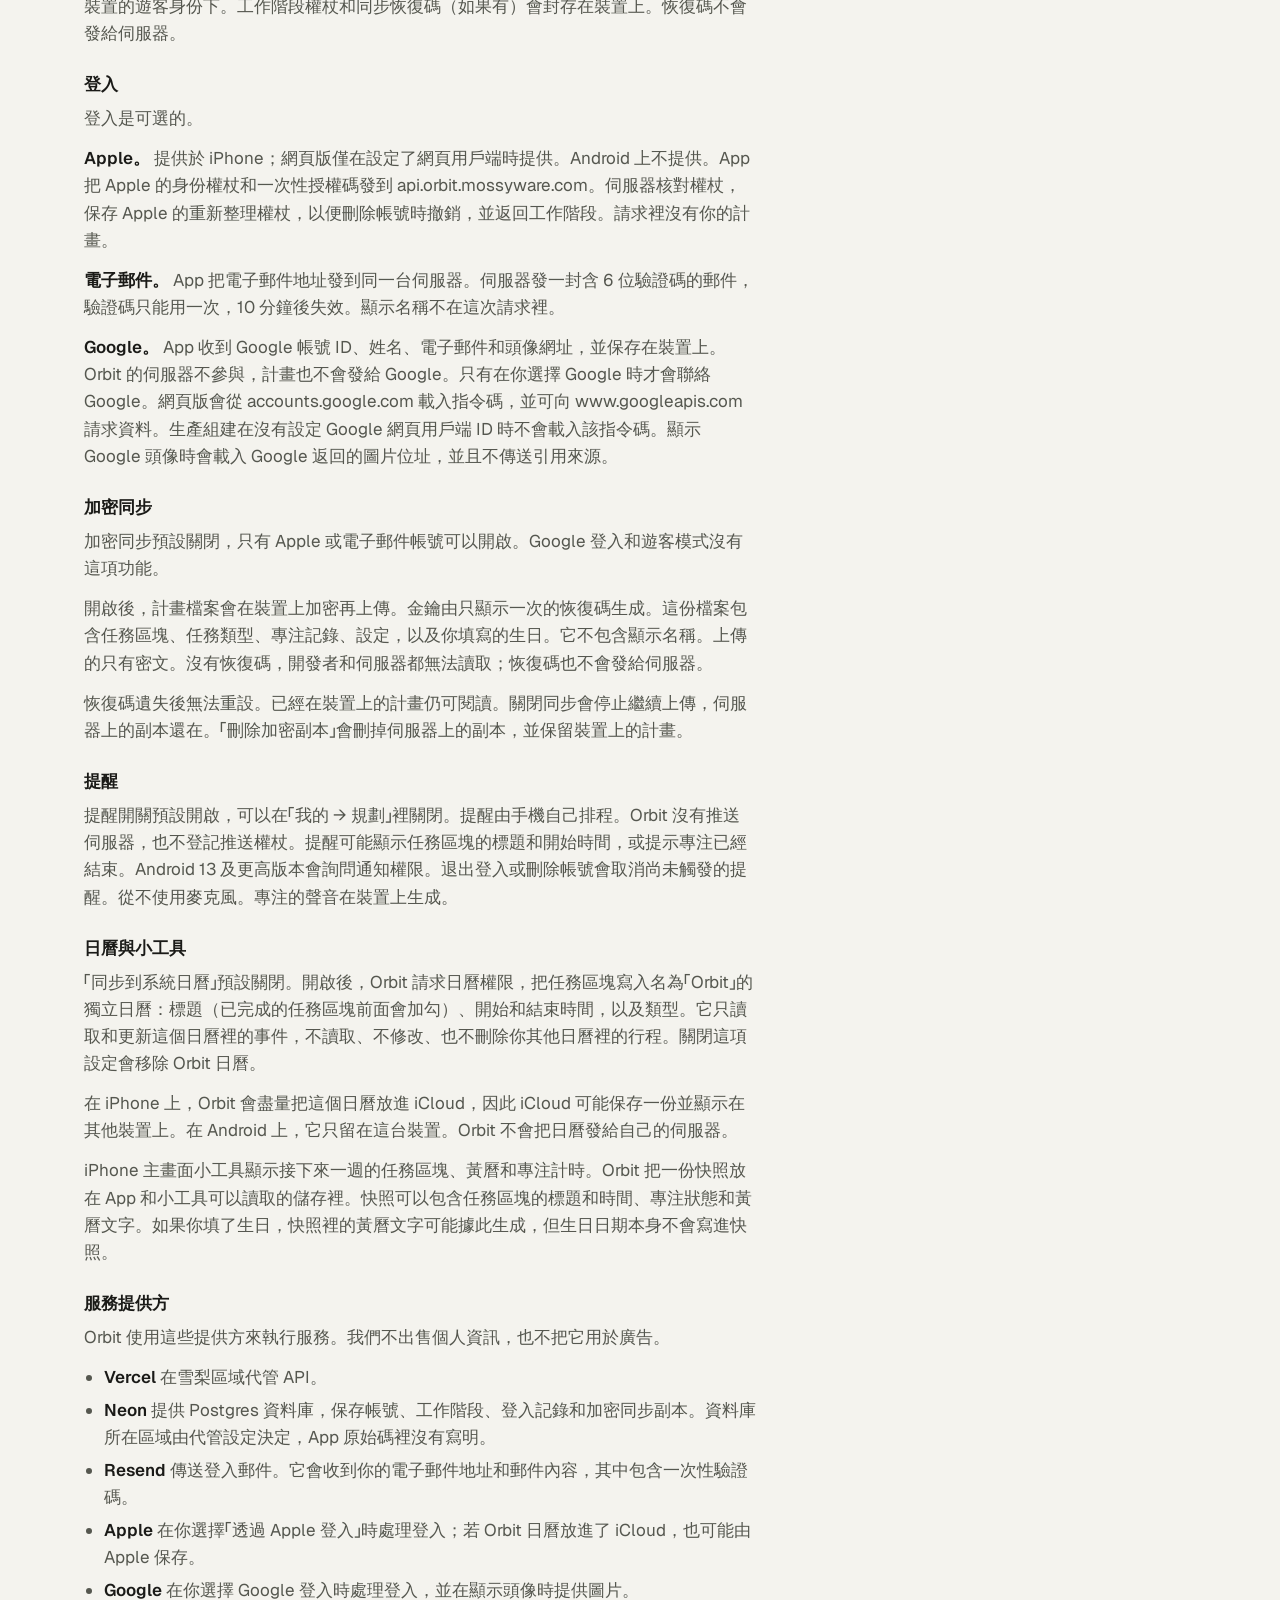
<file: orbit/privacy/index.html>
<!doctype html>
<html lang="en">
<head>
  <meta charset="UTF-8" />
  <meta name="viewport" content="width=device-width, initial-scale=1, viewport-fit=cover" />
  <title>Orbit privacy policy | MossyWare</title>
  <meta name="description" content="How Orbit, a day planner by Zheng Li (MossyWare), handles your data, who processes it, how long it is kept, and how to delete your account." />
  <link rel="canonical" href="https://mossyware.com/orbit/privacy/" />
  <meta name="theme-color" content="#f4f3ee" />
  <meta property="og:type" content="article" />
  <meta property="og:site_name" content="MossyWare" />
  <meta property="og:title" content="Orbit privacy policy" />
  <meta property="og:description" content="Data Orbit collects, why, the processors it uses, retention, children, and how to delete your account." />
  <meta property="og:url" content="https://mossyware.com/orbit/privacy/" />
  <meta property="og:image" content="https://mossyware.com/brand/og-image.png" />
  <meta name="twitter:card" content="summary_large_image" />
  <link rel="icon" href="../../favicon.ico" sizes="32x32" />
  <link rel="icon" href="../../brand/favicon.svg" type="image/svg+xml" />
  <link rel="apple-touch-icon" href="../../apple-touch-icon.png" />
  <link rel="preconnect" href="https://fonts.googleapis.com" />
  <link rel="preconnect" href="https://fonts.gstatic.com" crossorigin />
  <link href="https://fonts.googleapis.com/css2?family=Fraunces:ital,opsz,wght@0,9..144,300..600;1,9..144,300..500&amp;family=Geist:wght@400;500;600&amp;family=Noto+Serif+SC:wght@500&amp;display=swap" rel="stylesheet" />
  <link rel="stylesheet" href="../../styles.css" />
  <link rel="stylesheet" href="../doc.css" />
  <script type="application/ld+json">
    {
      "@context": "https://schema.org",
      "@type": "WebPage",
      "name": "Orbit privacy policy",
      "url": "https://mossyware.com/orbit/privacy/",
      "dateModified": "2026-11-26",
      "inLanguage": ["en", "zh-Hans", "zh-Hant"],
      "publisher": { "@type": "Organization", "name": "MossyWare", "url": "https://mossyware.com/" },
      "about": { "@type": "SoftwareApplication", "name": "Orbit" }
    }
  </script>
</head>
<body class="doc-page">
  <a class="skip" href="#content">Skip to content</a>
  <header class="top">
    <a class="brand" href="../../">
      <img src="../../brand/svg/horizontal-color.svg" alt="MossyWare" width="134" height="24" />
    </a>
    <nav class="nav" aria-label="Privacy policy">
      <a href="#en">English</a>
      <a href="#zh-Hans" lang="zh-Hans">简体中文</a>
      <a href="#zh-Hant" lang="zh-Hant">繁體中文</a>
      <a href="#delete-account">Delete account</a>
      <a href="../">Support</a>
    </nav>
  </header>

  <main id="content" class="doc-wrap">
    <div class="doc-prose">
      <p class="doc-kicker">Orbit</p>
      <h1>Privacy policy</h1>
      <p class="doc-updated">Effective 26 November 2026. Published by Zheng Li (MossyWare). Contact: <a href="mailto:support@mossyware.com">support@mossyware.com</a>.</p>
      <p>This policy covers the Orbit day planner on iPhone, Android and the web (on a Chinese home screen the app is named 日晷). This page is the public copy. It does not run the app and it does not receive your plans. Loading it uses the same typefaces as the rest of mossyware.com, from fonts.googleapis.com and fonts.gstatic.com. That request is how the browser fetches the fonts. This page has no account, no analytics and no form.</p>

      <article id="en" lang="en">
        <h2>About this policy</h2>
        <p>Orbit is a day planner: time blocks, a focus timer, an almanac and optional sound. Support: <a href="https://mossyware.com/orbit/">https://mossyware.com/orbit/</a>. This policy: <a href="https://mossyware.com/orbit/privacy/">https://mossyware.com/orbit/privacy/</a>. Account deletion: <a href="#delete-account">https://mossyware.com/orbit/privacy#delete-account</a>.</p>
        <p>When you sign in with Apple or email, or turn on encrypted sync, the app talks to <a href="https://api.orbit.mossyware.com">https://api.orbit.mossyware.com</a>. A guest who never does those things does not need that server.</p>

        <h2>Information we hold, and why</h2>
        <dl class="facts">
          <dt>Plans, task types, focus history and settings</dt>
          <dd>So the day, the timer and your preferences work. They are stored on the device. They are included in the encrypted server copy only if you turn sync on.</dd>
          <dt>Display name</dt>
          <dd>So the app can greet you. It stays on the device. It is not part of the backup file and it is not uploaded.</dd>
          <dt>Birthday, if you add one</dt>
          <dd>To personalise the almanac (your year sign, and how a day relates to it). It stays in the planner file on the device, and inside the encrypted copy if sync is on. Orbit does not use it to check your age.</dd>
          <dt>Language</dt>
          <dd>English, 简体中文 or 繁體中文. Stored on the device. Not uploaded.</dd>
          <dt>Apple or email sign-in</dt>
          <dd>To open a session. The server can hold an account id, the email address Apple or you provided, Apple’s refresh token (so deletion can revoke it), and a hash of the session token. Plans are not part of the sign-in request.</dd>
          <dt>Email sign-in code</dt>
          <dd>To prove you control the address. The server stores the address, a hash of the six-digit code (not the code itself) and the IP address of the request, so it can limit abuse. The code works once and expires after 10 minutes.</dd>
          <dt>Google sign-in</dt>
          <dd>The app keeps Google’s account id, name, email and photo address on the device, to show your name and to keep your plans apart from a guest’s. Orbit’s server is not involved. If a photo address is present, the app loads that image so it can show it.</dd>
          <dt>Encrypted sync, if you turn it on</dt>
          <dd>A copy of the planner file, encrypted on your device, so another device signed into the same Apple or email account can restore it. The server stores ciphertext, a salt and an initialisation vector. It does not receive the recovery code or the planner fields in a readable form.</dd>
          <dt>Reminders, calendar and widgets</dt>
          <dd>To show a block’s title and time, or that a focus session ended, and to mirror blocks into a calendar named “Orbit”. These stay with your phone (and, on iPhone, with iCloud if the Orbit calendar is placed there). They are not sent to Orbit’s server.</dd>
        </dl>

        <h2>What stays on your device</h2>
        <p>The working copy of your plans is the one on the device. Orbit works without an account. Guest mode keeps the same planner under a guest id on this device. The session token and the sync recovery code, when they exist, are sealed on the device. The recovery code is never sent to the server.</p>

        <h2>Signing in</h2>
        <p>Signing in is optional.</p>
        <p><strong>Apple.</strong> Offered on iPhone and, when a web client is configured, in the browser. Not offered on Android. The app sends Apple’s identity token and a one-time authorisation code to api.orbit.mossyware.com. The server checks the token, keeps Apple’s refresh token so that deleting the account can revoke it, and returns a session. Your plans are not in that request.</p>
        <p><strong>Email.</strong> The app sends your address to the same server. The server emails a six-digit code that works once and expires after 10 minutes. Delivery is described under service providers. Your display name is not part of this request.</p>
        <p><strong>Google.</strong> The app receives your Google account id, name, email and photo address and keeps them on the device. Orbit’s server does not take part, and your plans are not sent to Google. Google’s own sign-in services are contacted only when you choose Google. On the web, that sign-in loads a script from accounts.google.com and can request a profile from www.googleapis.com. A production build does not load that script unless a Google web client id is configured. Showing a Google photo loads the image address Google returned, with no referrer sent.</p>

        <h2>Encrypted sync</h2>
        <p>Encrypted sync is off unless you turn it on. It is offered only for an Apple or email account. Google sign-in and guest mode do not have it.</p>
        <p>When it is on, the planner file is encrypted on your device before upload. The key is derived from a recovery code Orbit shows you once. That file contains your blocks, task types, focus history, settings and birthday if you set one. It does not contain your display name. Only the encrypted copy is uploaded. The developer and the server cannot read it without the recovery code, and the recovery code is not sent to the server.</p>
        <p>A lost recovery code cannot be reset. Plans already on the device stay readable. Turning sync off stops further uploads and leaves the server copy in place. <em>Delete encrypted copy</em> removes that copy from the server and keeps the plans on the device.</p>

        <h2>Reminders</h2>
        <p>The reminders switch starts on. You can turn it off under Me → Planning. Reminders are scheduled by the phone. Orbit has no push server and does not register a push token. A reminder can show a block’s title and start time, or that a focus session has ended. On Android 13 and later, the system asks for notification permission. Signing out or deleting the account cancels reminders that are still waiting. The microphone is not used. Focus sounds are generated on the device.</p>

        <h2>Calendar and widgets</h2>
        <p>Add to Calendar is off until you turn it on. Orbit then asks for calendar access and writes blocks into a calendar of its own named “Orbit”: the title (a finished block is prefixed with a check mark), the start and end, and the type. It reads and updates only events in that calendar. It does not read, change or delete events in your other calendars. Turning the setting off removes the Orbit calendar.</p>
        <p>On iPhone, Orbit puts that calendar with your iCloud calendars when it can, so iCloud may keep a copy and show it on your other devices. On Android it stays on the device. Orbit does not send the calendar to its own server.</p>
        <p>Home Screen widgets on iPhone show the coming week of blocks, the almanac and the focus timer. Orbit keeps a snapshot for them in storage that the app and its widgets can read. That snapshot can include block titles and times, focus state, and almanac text. If you added a birthday, the almanac text in the snapshot can reflect it. The birthday date itself is not written into the snapshot.</p>

        <h2>Service providers</h2>
        <p>Orbit uses these providers to run the service. It does not sell personal information and it does not use it for advertising.</p>
        <ul>
          <li><strong>Vercel</strong> hosts the API in the Sydney region.</li>
          <li><strong>Neon</strong> provides the Postgres database that holds accounts, sessions, sign-in records and encrypted sync copies. The database region is chosen in the hosting configuration; the app source does not name it.</li>
          <li><strong>Resend</strong> sends the sign-in email. It receives your email address and the message, which includes the one-time code.</li>
          <li><strong>Apple</strong> handles Sign in with Apple when you choose it, and may hold the Orbit calendar if it was placed in iCloud.</li>
          <li><strong>Google</strong> handles Google sign-in when you choose it, and serves a profile photo if one is shown.</li>
        </ul>
        <p>Your phone’s own backup can include Orbit’s local data. Android backup to the Google account on the device is left on. An iPhone backup made with iCloud or a computer can include it too. Orbit cannot read those backups.</p>

        <h2>Export, import and phone backups</h2>
        <p>Export saves your plans, task types, focus history, settings and birthday as a JSON file that you keep. It does not include your display name. Import reads a file you choose and replaces the planner on this device. Orbit does not upload these files. Deleting your account does not delete a backup you already exported, and it does not delete a copy inside a phone backup. If you do not want a restore to bring the data back, remove Orbit from that backup as well.</p>

        <h2>No tracking</h2>
        <p>Orbit has no analytics, advertising or third-party crash reporting, and it does not track you across other companies’ apps or websites. Fonts used by the app are bundled with it. Sound is generated on the device. The microphone, camera, photos, location and contacts are not used.</p>

        <h2>How long we keep it</h2>
        <p>Plans on the device stay until you clear them, delete the account, or remove the app. An encrypted copy stays on the server until you choose Delete encrypted copy or the server account is deleted. Turning sync off does not delete it.</p>
        <p>A sign-in session lasts 30 days, or until you sign out, whichever comes first. The server keeps the account, Apple’s refresh token and session records until that account is deleted. Expired and revoked session rows are removed with the account, not on a separate schedule.</p>
        <p>An email code stops working after 10 minutes, or sooner if it is used or checked too many times. The server still keeps the address, the code hash and the request IP until those rows are deleted. They are deleted when account deletion includes that email address. See the deletion steps for the case where it does not.</p>

        <h2>Children</h2>
        <p>Orbit is a general day planner. It does not ask your age, it has no children’s account, and the optional birthday is used only for the almanac. It is not a service for children. We do not knowingly collect personal information from children. If you believe a child has given us an email address or an account, email <a href="mailto:support@mossyware.com">support@mossyware.com</a> and we will delete the account data we hold for that address.</p>

        <section id="delete-account" class="doc-card">
          <h2>Delete your account and data</h2>
          <p>These are the steps. The same instructions are on this page at <a href="https://mossyware.com/orbit/privacy#delete-account">https://mossyware.com/orbit/privacy#delete-account</a>.</p>

          <h3>In the app</h3>
          <ol>
            <li>Open the <strong>Me</strong> tab.</li>
            <li>Tap <strong>Delete account and data</strong>. Guest mode does not show this row, because a guest has no account.</li>
            <li>Tap again. The label changes to <strong>Tap again to delete for good</strong>. If you wait about five seconds, it goes back to the first label and nothing is deleted.</li>
          </ol>

          <h3>What that does</h3>
          <ul>
            <li>It erases that account’s plans, focus history, settings, birthday and profile from this device, cancels waiting reminders, and signs you out.</li>
            <li>For Apple and email, if the app still has a sign-in session, it also deletes the account on Orbit’s server: the user, the sign-in identity, sessions and the encrypted copy. It asks Apple to revoke the stored token. Your Apple ID or Google account itself is not deleted.</li>
            <li>If that server call fails, the app stops and leaves the data on the device. The message is “Couldn’t delete the server account. Nothing was erased on this device.” Check the connection and try again.</li>
            <li>If the sign-in session has already expired, the app still erases the copy on this device, but it cannot delete the server account by itself. Email us, as below, and we will.</li>
            <li>If Apple does not confirm the revoke, the app asks you to remove Orbit under Apple ID → Sign-In &amp; Security → Sign in with Apple. The Orbit account is still deleted.</li>
            <li>Google sign-in has no Orbit server account. Deletion clears Orbit’s data on this device and signs out of Google inside the app. It does not delete the Google account.</li>
          </ul>

          <h3>Guest mode</h3>
          <p>There is no account to delete. <em>Leave guest mode</em> signs out of the guest session and cancels waiting reminders. It does not erase the guest plans; they come back if you continue as guest again. <em>Clear all plans</em> removes blocks and tray tasks and keeps task types, birthday and settings. The first time you sign in, guest plans are copied to that account if it is empty, and the guest planner file is then removed. To remove everything stored for the guest, uninstall Orbit or clear its storage.</p>

          <h3>What can remain</h3>
          <ul>
            <li>A JSON backup you exported, and any copy in an iPhone or Android backup. Deleting the account does not remove those.</li>
            <li>The “Orbit” calendar, if Add to Calendar was on. Turn that setting off before you delete the account, or delete the Orbit calendar in the Calendar app. An iCloud copy can remain on other devices until you remove it there.</li>
            <li>The iPhone widget snapshot, until Orbit is opened again and writes a new one. Until then the widgets can still show the previous blocks.</li>
            <li>Sign-in code records (email address, code hash and request IP) are removed when deletion includes that address. The current server reads the address from an Apple identity. An email-only account’s old sign-in records can therefore remain after the account row is deleted. Email us and we will delete them.</li>
          </ul>

          <h3>If you cannot use the app</h3>
          <p>Email <a href="mailto:support@mossyware.com?subject=Orbit%20account%20deletion">support@mossyware.com</a> with the subject “Orbit account deletion”. Include the email address you used, or say whether you used Apple or Google and on which device. We will delete the server account we can match, including any encrypted copy and remaining sign-in records for that address. To remove data from a device you still have, uninstall Orbit or clear its storage. That does not, by itself, delete a server account.</p>
        </section>

        <h2>Changes</h2>
        <p>If this policy changes, the date at the top of this page will change. A material change will also be described in the app.</p>

        <h2>Contact</h2>
        <p>Zheng Li (MossyWare)<br />
          <a href="mailto:support@mossyware.com">support@mossyware.com</a><br />
          Support page: <a href="https://mossyware.com/orbit/">https://mossyware.com/orbit/</a></p>
      </article>

      <article class="lang-block" id="zh-Hans" lang="zh-Hans">
        <h2>隐私政策 · 简体中文</h2>
        <p class="doc-updated">生效日期：2026 年 11 月 26 日。发布者：Zheng Li（MossyWare）。联系：<a href="mailto:support@mossyware.com">support@mossyware.com</a>。</p>
        <p>本政策适用于 iPhone、Android 和网页版的 Orbit（中文主屏幕名称为日晷）。本页是公开文本，不运行 App，也收不到你的计划。页面字体与 mossyware.com 其余页面相同，由浏览器向 fonts.googleapis.com 和 fonts.gstatic.com 请求。本页没有账号、没有统计、也没有表单。</p>
        <p>支持页面：<a href="https://mossyware.com/orbit/">https://mossyware.com/orbit/</a>。本政策：<a href="https://mossyware.com/orbit/privacy/">https://mossyware.com/orbit/privacy/</a>。删除账号：<a href="#delete-account">https://mossyware.com/orbit/privacy#delete-account</a>。使用 Apple 或邮箱登录，或开启加密同步时，App 会连接 <a href="https://api.orbit.mossyware.com">https://api.orbit.mossyware.com</a>。游客若不使用这些功能，就不需要这台服务器。</p>

        <h3>我们保存什么，以及为什么</h3>
        <dl class="facts">
          <dt>计划、任务类型、专注记录和设置</dt>
          <dd>用来显示你的一天、计时和偏好。保存在设备上。只有在你开启同步后，才会进入服务器上的加密副本。</dd>
          <dt>显示名称</dt>
          <dd>用来向你问好。只留在设备上，不在备份文件里，也不会上传。</dd>
          <dt>生日（如果你填写）</dt>
          <dd>用来让黄历显示你的年属，以及当天与你的关系。保存在设备上的计划文件里；开启同步后也会在加密副本里。Orbit 不用它核对年龄。</dd>
          <dt>语言</dt>
          <dd>English、简体中文或繁體中文。保存在设备上，不上传。</dd>
          <dt>Apple 或邮箱登录</dt>
          <dd>用来建立会话。服务器可以保存账号 ID、Apple 或你提供的邮箱、Apple 的刷新令牌（以便删除账号时撤销），以及会话令牌的哈希。这次请求不含计划。</dd>
          <dt>邮箱验证码</dt>
          <dd>用来确认你能收到该邮箱的邮件。服务器保存邮箱地址、6 位验证码的哈希（不保存验证码本身）和请求的 IP 地址，用于限制滥用。验证码只能用一次，10 分钟后失效。</dd>
          <dt>Google 登录</dt>
          <dd>App 把 Google 账号 ID、姓名、邮箱和头像网址保存在设备上，用来显示名字，并和游客的计划分开。Orbit 的服务器不参与。如果有头像网址，App 会加载那张图片以便显示。</dd>
          <dt>加密同步（如果你开启）</dt>
          <dd>计划文件先在你的设备上加密，以便同一 Apple 或邮箱账号在另一台设备上恢复。服务器只保存密文、盐和初始向量，收不到恢复码，也看不到可读的计划内容。</dd>
          <dt>提醒、日历和小组件</dt>
          <dd>用来显示任务块的标题和时间，或提示专注结束，并把任务块写入名为「Orbit」的日历。这些留在手机上（iPhone 上若日历放进 iCloud，则由 iCloud 保存）。不会发给 Orbit 的服务器。</dd>
        </dl>

        <h3>留在设备上的内容</h3>
        <p>正在使用的计划是设备上的那一份。不登录也能使用。游客模式把同样的计划保存在这台设备的游客身份下。会话令牌和同步恢复码（如果有）会封存在设备上。恢复码不会发给服务器。</p>

        <h3>登录</h3>
        <p>登录是可选的。</p>
        <p><strong>Apple。</strong> 提供于 iPhone；网页版仅在配置了网页客户端时提供。Android 上不提供。App 把 Apple 的身份令牌和一次性授权码发到 api.orbit.mossyware.com。服务器核对令牌，保存 Apple 的刷新令牌，以便删除账号时撤销，并返回会话。请求里没有你的计划。</p>
        <p><strong>邮箱。</strong> App 把邮箱地址发到同一台服务器。服务器发一封含 6 位验证码的邮件，验证码只能用一次，10 分钟后失效。显示名称不在这次请求里。</p>
        <p><strong>Google。</strong> App 收到 Google 账号 ID、姓名、邮箱和头像网址，并保存在设备上。Orbit 的服务器不参与，计划也不会发给 Google。只有在你选择 Google 时才会联系 Google。网页版会从 accounts.google.com 加载脚本，并可向 www.googleapis.com 请求资料。生产构建在没有配置 Google 网页客户端 ID 时不会加载该脚本。显示 Google 头像时会加载 Google 返回的图片地址，并且不发送引荐来源。</p>

        <h3>加密同步</h3>
        <p>加密同步默认关闭，只有 Apple 或邮箱账号可以开启。Google 登录和游客模式没有这项功能。</p>
        <p>开启后，计划文件会在设备上加密再上传。密钥由只显示一次的恢复码生成。这份文件包含任务块、任务类型、专注记录、设置，以及你填写的生日。它不包含显示名称。上传的只有密文。没有恢复码，开发者和服务器都无法读取；恢复码也不会发给服务器。</p>
        <p>恢复码丢失后无法重置。已经在设备上的计划仍可阅读。关闭同步会停止继续上传，服务器上的副本还在。「删除加密副本」会删掉服务器上的副本，并保留设备上的计划。</p>

        <h3>提醒</h3>
        <p>提醒开关默认开启，可以在「我的 → 规划」里关闭。提醒由手机自己排程。Orbit 没有推送服务器，也不登记推送令牌。提醒可能显示任务块的标题和开始时间，或提示专注已经结束。Android 13 及更高版本会询问通知权限。退出登录或删除账号会取消尚未触发的提醒。从不使用麦克风。专注的声音在设备上生成。</p>

        <h3>日历与小组件</h3>
        <p>「同步到系统日历」默认关闭。开启后，Orbit 请求日历权限，把任务块写入名为「Orbit」的独立日历：标题（已完成的任务块前面会加勾）、开始和结束时间，以及类型。它只读取和更新这个日历里的事件，不读取、不修改、也不删除你其他日历里的日程。关闭这项设置会移除 Orbit 日历。</p>
        <p>在 iPhone 上，Orbit 会尽量把这个日历放进 iCloud，因此 iCloud 可能保存一份并显示在其他设备上。在 Android 上，它只留在这台设备。Orbit 不会把日历发给自己的服务器。</p>
        <p>iPhone 主屏幕小组件显示接下来一周的任务块、黄历和专注计时。Orbit 把一份快照放在 App 和小组件可以读取的存储里。快照可以包含任务块的标题和时间、专注状态和黄历文字。如果你填了生日，快照里的黄历文字可能据此生成，但生日日期本身不会写进快照。</p>

        <h3>服务提供方</h3>
        <p>Orbit 使用这些提供方来运行服务。我们不出售个人信息，也不把它用于广告。</p>
        <ul>
          <li><strong>Vercel</strong> 在悉尼区域托管 API。</li>
          <li><strong>Neon</strong> 提供 Postgres 数据库，保存账号、会话、登录记录和加密同步副本。数据库所在区域由托管配置决定，App 源代码里没有写明。</li>
          <li><strong>Resend</strong> 发送登录邮件。它会收到你的邮箱地址和邮件内容，其中包含一次性验证码。</li>
          <li><strong>Apple</strong> 在你选择「通过 Apple 登录」时处理登录；若 Orbit 日历放进了 iCloud，也可能由 Apple 保存。</li>
          <li><strong>Google</strong> 在你选择 Google 登录时处理登录，并在显示头像时提供图片。</li>
        </ul>
        <p>手机自己的备份可能包含 Orbit 的本地数据。Android 备份到设备上的 Google 账号保持开启。用 iCloud 或电脑做的 iPhone 备份也可能包含它。Orbit 读不到这些备份。</p>

        <h3>导出、导入与手机备份</h3>
        <p>导出会把计划、任务类型、专注记录、设置和生日保存成一个由你保管的 JSON 文件，其中没有显示名称。导入会读取你选择的文件，并替换这台设备上的计划。Orbit 不会上传这些文件。删除账号不会删除你已经导出的备份，也不会删除手机备份里的副本。如果不希望恢复时把数据带回来，请同时从那份备份里移除 Orbit。</p>

        <h3>不追踪</h3>
        <p>Orbit 没有统计分析、广告或第三方崩溃报告，也不会跨其他公司的应用或网站追踪你。App 使用的字体随应用打包。声音在设备上生成。不使用麦克风、相机、照片、位置或通讯录。</p>

        <h3>保存多久</h3>
        <p>设备上的计划会一直保留，直到你清空、删除账号或卸载 App。加密副本会留在服务器上，直到你选择「删除加密副本」或服务器账号被删除。关闭同步不会删除它。</p>
        <p>登录会话保留 30 天，或直到你退出登录，以先到者为准。服务器会保留账号、Apple 刷新令牌和会话记录，直到该账号被删除。过期和已撤销的会话行会随账号一起删除，没有单独的清理日程。</p>
        <p>邮箱验证码在 10 分钟后失效；如果已经使用或错误尝试次数过多，会更早失效。服务器仍会保留邮箱地址、验证码哈希和请求 IP，直到这些记录被删除。当删除账号时带有该邮箱地址，这些记录会被删除。若没有带上地址，见下面的删除步骤。</p>

        <h3>儿童</h3>
        <p>Orbit 是面向一般用户的日程应用。它不询问年龄，没有儿童账号，可选的生日只用于黄历。它不是面向儿童的服务。我们不会在知情的情况下收集儿童的个人信息。如果你认为有儿童向我们提供了邮箱或账号，请发邮件到 <a href="mailto:support@mossyware.com">support@mossyware.com</a>，我们会删除我们为该地址保存的账号数据。</p>

        <h3>删除账号和数据</h3>
        <p>英文部分的 <a href="#delete-account">Delete your account and data</a> 是带有 <code>delete-account</code> 锚点的步骤。简体步骤如下，与之相同。</p>
        <p><strong>在 App 里：</strong></p>
        <ol>
          <li>打开「我的」。</li>
          <li>点「删除账号和数据」。游客模式没有这一项，因为游客没有账号。</li>
          <li>再点一次。文字会变成「再点一次，永久删除」。如果大约五秒内没有再点，会回到原来的文字，什么都不会删除。</li>
        </ol>
        <p><strong>这会做什么：</strong>从这台设备上抹去该账号的计划、专注记录、设置、生日和资料，取消尚未触发的提醒，并退出登录。如果是 Apple 或邮箱账号，并且 App 里还有登录会话，还会删除 Orbit 服务器上的账号（用户、登录身份、会话和加密副本），并请 Apple 撤销已保存的令牌。你的 Apple ID 或 Google 账号本身不会被删除。</p>
        <p>如果服务器没有成功删除，App 会停下来，设备上的数据保持原样，并提示无法删除服务器账号、本机什么都没有抹掉。请检查网络后再试。如果登录会话已经过期，App 仍会抹掉这台设备上的副本，但无法自行删除服务器账号，请按下面的方式发邮件，由我们删除。</p>
        <p>如果 Apple 没有确认撤销，App 会请你到 Apple ID 的「登录与安全性」→「通过 Apple 登录」里移除「日晷」（Orbit）。Orbit 账号本身仍会被删除。Google 登录没有 Orbit 服务器账号；删除只会清掉这台设备上的 Orbit 数据，并在 App 内退出 Google，不会删除 Google 账号。</p>
        <p><strong>游客：</strong>没有账号可删。「退出游客模式」会退出游客会话并取消尚未触发的提醒，但不会抹掉游客的计划；再次以游客身份继续时，计划还在。「清空所有计划」会去掉任务块和托盘里的任务，并保留任务类型、生日和设置。第一次登录时，如果该账号还是空的，游客计划会被复制过去，然后游客的计划文件会被删除。要去掉游客在设备上的全部内容，请卸载 Orbit 或清除它的存储。</p>
        <p><strong>可能还留下的：</strong>你导出的 JSON 备份，以及 iPhone 或 Android 备份里的副本。若曾开启「同步到系统日历」，名为 Orbit 的日历可能还在；请在删除前关闭该设置，或在日历 App 里删除它。iCloud 上的副本需要在其他设备上另行删除。iPhone 小组件的快照会保留到你再次打开 Orbit 并写入新快照为止，在此之前小组件仍可能显示原来的任务块。邮箱验证码记录（地址、哈希、IP）会在删除请求带有该邮箱时被删除。当前服务器从 Apple 身份读取这个地址，因此仅用邮箱注册的账号，在账号行删除后，旧的登录记录可能还在。请发邮件，我们会删掉它们。</p>
        <p><strong>如果无法使用 App：</strong>发邮件到 <a href="mailto:support@mossyware.com?subject=Orbit%20account%20deletion">support@mossyware.com</a>，主题写「Orbit account deletion」，并写上你使用的邮箱，或说明用的是 Apple 还是 Google、在哪台设备上。我们会删除能够对应上的服务器账号，包括加密副本和该地址剩余的登录记录。要清除手头这台设备上的数据，请卸载 Orbit 或清除它的存储。仅卸载不会删除服务器账号。</p>

        <h3>变更与联系</h3>
        <p>如果本政策有变化，本页顶部的日期会更新。重大变化也会在 App 内说明。</p>
        <p>Zheng Li（MossyWare）<br /><a href="mailto:support@mossyware.com">support@mossyware.com</a><br />支持页面：<a href="https://mossyware.com/orbit/">https://mossyware.com/orbit/</a></p>
      </article>

      <article class="lang-block" id="zh-Hant" lang="zh-Hant">
        <h2>隱私政策 · 繁體中文</h2>
        <p class="doc-updated">生效日期：2026 年 11 月 26 日。發行者：Zheng Li（MossyWare）。聯絡：<a href="mailto:support@mossyware.com">support@mossyware.com</a>。</p>
        <p>本政策適用於 iPhone、Android 和網頁版的 Orbit（中文主畫面名稱為日晷）。本頁是公開文本，不執行 App，也收不到你的計畫。頁面字型與 mossyware.com 其餘頁面相同，由瀏覽器向 fonts.googleapis.com 和 fonts.gstatic.com 請求。本頁沒有帳號、沒有統計，也沒有表單。</p>
        <p>支援頁面：<a href="https://mossyware.com/orbit/">https://mossyware.com/orbit/</a>。本政策：<a href="https://mossyware.com/orbit/privacy/">https://mossyware.com/orbit/privacy/</a>。刪除帳號：<a href="#delete-account">https://mossyware.com/orbit/privacy#delete-account</a>。使用 Apple 或電子郵件登入，或開啟加密同步時，App 會連線到 <a href="https://api.orbit.mossyware.com">https://api.orbit.mossyware.com</a>。遊客若不使用這些功能，就不需要這台伺服器。</p>

        <h3>我們保存什麼，以及為什麼</h3>
        <dl class="facts">
          <dt>計畫、任務類型、專注記錄和設定</dt>
          <dd>用來顯示你的一天、計時和偏好。儲存在裝置上。只有在你開啟同步後，才會進入伺服器上的加密副本。</dd>
          <dt>顯示名稱</dt>
          <dd>用來向你問好。只留在裝置上，不在備份檔案裡，也不會上傳。</dd>
          <dt>生日（如果你填寫）</dt>
          <dd>用來讓黃曆顯示你的年屬，以及當天與你的關係。儲存在裝置上的計畫檔案裡；開啟同步後也會在加密副本裡。Orbit 不用它核對年齡。</dd>
          <dt>語言</dt>
          <dd>English、簡體中文或繁體中文。儲存在裝置上，不上傳。</dd>
          <dt>Apple 或電子郵件登入</dt>
          <dd>用來建立工作階段。伺服器可以保存帳號 ID、Apple 或你提供的電子郵件、Apple 的重新整理權杖（以便刪除帳號時撤銷），以及工作階段權杖的雜湊。這次請求不含計畫。</dd>
          <dt>電子郵件驗證碼</dt>
          <dd>用來確認你能收到該信箱的郵件。伺服器保存電子郵件地址、6 位驗證碼的雜湊（不保存驗證碼本身）和請求的 IP 位址，用於限制濫用。驗證碼只能用一次，10 分鐘後失效。</dd>
          <dt>Google 登入</dt>
          <dd>App 把 Google 帳號 ID、姓名、電子郵件和頭像網址保存在裝置上，用來顯示名字，並和遊客的計畫分開。Orbit 的伺服器不參與。如果有頭像網址，App 會載入那張圖片以便顯示。</dd>
          <dt>加密同步（如果你開啟）</dt>
          <dd>計畫檔案先在你的裝置上加密，以便同一 Apple 或電子郵件帳號在另一台裝置上恢復。伺服器只保存密文、鹽和初始向量，收不到恢復碼，也看不到可讀的計畫內容。</dd>
          <dt>提醒、日曆和小工具</dt>
          <dd>用來顯示任務區塊的標題和時間，或提示專注結束，並把任務區塊寫入名為「Orbit」的日曆。這些留在手機上（iPhone 上若日曆放進 iCloud，則由 iCloud 保存）。不會發給 Orbit 的伺服器。</dd>
        </dl>

        <h3>留在裝置上的內容</h3>
        <p>正在使用的計畫是裝置上的那一份。不登入也能使用。遊客模式把同樣的計畫儲存在這台裝置的遊客身份下。工作階段權杖和同步恢復碼（如果有）會封存在裝置上。恢復碼不會發給伺服器。</p>

        <h3>登入</h3>
        <p>登入是可選的。</p>
        <p><strong>Apple。</strong> 提供於 iPhone；網頁版僅在設定了網頁用戶端時提供。Android 上不提供。App 把 Apple 的身份權杖和一次性授權碼發到 api.orbit.mossyware.com。伺服器核對權杖，保存 Apple 的重新整理權杖，以便刪除帳號時撤銷，並返回工作階段。請求裡沒有你的計畫。</p>
        <p><strong>電子郵件。</strong> App 把電子郵件地址發到同一台伺服器。伺服器發一封含 6 位驗證碼的郵件，驗證碼只能用一次，10 分鐘後失效。顯示名稱不在這次請求裡。</p>
        <p><strong>Google。</strong> App 收到 Google 帳號 ID、姓名、電子郵件和頭像網址，並保存在裝置上。Orbit 的伺服器不參與，計畫也不會發給 Google。只有在你選擇 Google 時才會聯絡 Google。網頁版會從 accounts.google.com 載入指令碼，並可向 www.googleapis.com 請求資料。生產組建在沒有設定 Google 網頁用戶端 ID 時不會載入該指令碼。顯示 Google 頭像時會載入 Google 返回的圖片位址，並且不傳送引用來源。</p>

        <h3>加密同步</h3>
        <p>加密同步預設關閉，只有 Apple 或電子郵件帳號可以開啟。Google 登入和遊客模式沒有這項功能。</p>
        <p>開啟後，計畫檔案會在裝置上加密再上傳。金鑰由只顯示一次的恢復碼生成。這份檔案包含任務區塊、任務類型、專注記錄、設定，以及你填寫的生日。它不包含顯示名稱。上傳的只有密文。沒有恢復碼，開發者和伺服器都無法讀取；恢復碼也不會發給伺服器。</p>
        <p>恢復碼遺失後無法重設。已經在裝置上的計畫仍可閱讀。關閉同步會停止繼續上傳，伺服器上的副本還在。「刪除加密副本」會刪掉伺服器上的副本，並保留裝置上的計畫。</p>

        <h3>提醒</h3>
        <p>提醒開關預設開啟，可以在「我的 → 規劃」裡關閉。提醒由手機自己排程。Orbit 沒有推送伺服器，也不登記推送權杖。提醒可能顯示任務區塊的標題和開始時間，或提示專注已經結束。Android 13 及更高版本會詢問通知權限。退出登入或刪除帳號會取消尚未觸發的提醒。從不使用麥克風。專注的聲音在裝置上生成。</p>

        <h3>日曆與小工具</h3>
        <p>「同步到系統日曆」預設關閉。開啟後，Orbit 請求日曆權限，把任務區塊寫入名為「Orbit」的獨立日曆：標題（已完成的任務區塊前面會加勾）、開始和結束時間，以及類型。它只讀取和更新這個日曆裡的事件，不讀取、不修改、也不刪除你其他日曆裡的行程。關閉這項設定會移除 Orbit 日曆。</p>
        <p>在 iPhone 上，Orbit 會盡量把這個日曆放進 iCloud，因此 iCloud 可能保存一份並顯示在其他裝置上。在 Android 上，它只留在這台裝置。Orbit 不會把日曆發給自己的伺服器。</p>
        <p>iPhone 主畫面小工具顯示接下來一週的任務區塊、黃曆和專注計時。Orbit 把一份快照放在 App 和小工具可以讀取的儲存裡。快照可以包含任務區塊的標題和時間、專注狀態和黃曆文字。如果你填了生日，快照裡的黃曆文字可能據此生成，但生日日期本身不會寫進快照。</p>

        <h3>服務提供方</h3>
        <p>Orbit 使用這些提供方來執行服務。我們不出售個人資訊，也不把它用於廣告。</p>
        <ul>
          <li><strong>Vercel</strong> 在雪梨區域代管 API。</li>
          <li><strong>Neon</strong> 提供 Postgres 資料庫，保存帳號、工作階段、登入記錄和加密同步副本。資料庫所在區域由代管設定決定，App 原始碼裡沒有寫明。</li>
          <li><strong>Resend</strong> 傳送登入郵件。它會收到你的電子郵件地址和郵件內容，其中包含一次性驗證碼。</li>
          <li><strong>Apple</strong> 在你選擇「透過 Apple 登入」時處理登入；若 Orbit 日曆放進了 iCloud，也可能由 Apple 保存。</li>
          <li><strong>Google</strong> 在你選擇 Google 登入時處理登入，並在顯示頭像時提供圖片。</li>
        </ul>
        <p>手機自己的備份可能包含 Orbit 的本機資料。Android 備份到裝置上的 Google 帳號保持開啟。用 iCloud 或電腦做的 iPhone 備份也可能包含它。Orbit 讀不到這些備份。</p>

        <h3>匯出、匯入與手機備份</h3>
        <p>匯出會把計畫、任務類型、專注記錄、設定和生日保存成一個由你保管的 JSON 檔案，其中沒有顯示名稱。匯入會讀取你選擇的檔案，並替換這台裝置上的計畫。Orbit 不會上傳這些檔案。刪除帳號不會刪除你已經匯出的備份，也不會刪除手機備份裡的副本。如果不希望恢復時把資料帶回來，請同時從那份備份裡移除 Orbit。</p>

        <h3>不追蹤</h3>
        <p>Orbit 沒有統計分析、廣告或第三方當機報告，也不會跨其他公司的應用或網站追蹤你。App 使用的字型隨應用打包。聲音在裝置上生成。不使用麥克風、相機、照片、位置或通訊錄。</p>

        <h3>保存多久</h3>
        <p>裝置上的計畫會一直保留，直到你清空、刪除帳號或解除安裝 App。加密副本會留在伺服器上，直到你選擇「刪除加密副本」或伺服器帳號被刪除。關閉同步不會刪除它。</p>
        <p>登入工作階段保留 30 天，或直到你退出登入，以先到者為準。伺服器會保留帳號、Apple 重新整理權杖和工作階段記錄，直到該帳號被刪除。過期和已撤銷的工作階段列會隨帳號一起刪除，沒有單獨的清理日程。</p>
        <p>電子郵件驗證碼在 10 分鐘後失效；如果已經使用或錯誤嘗試次數過多，會更早失效。伺服器仍會保留電子郵件地址、驗證碼雜湊和請求 IP，直到這些記錄被刪除。當刪除帳號時帶有該電子郵件地址，這些記錄會被刪除。若沒有帶上地址，見下面的刪除步驟。</p>

        <h3>兒童</h3>
        <p>Orbit 是面向一般使用者的行程應用。它不詢問年齡，沒有兒童帳號，可選的生日只用於黃曆。它不是面向兒童的服務。我們不會在知情的情況下收集兒童的個人資訊。如果你認為有兒童向我們提供了電子郵件或帳號，請寄信到 <a href="mailto:support@mossyware.com">support@mossyware.com</a>，我們會刪除我們為該地址保存的帳號資料。</p>

        <h3>刪除帳號和資料</h3>
        <p>英文部分的 <a href="#delete-account">Delete your account and data</a> 是帶有 <code>delete-account</code> 錨點的步驟。繁體步驟如下，與之相同。</p>
        <p><strong>在 App 裡：</strong></p>
        <ol>
          <li>打開「我的」。</li>
          <li>點「刪除帳號和資料」。遊客模式沒有這一項，因為遊客沒有帳號。</li>
          <li>再點一次。文字會變成「再點一次，永久刪除」。如果大約五秒內沒有再點，會回到原來的文字，什麼都不會刪除。</li>
        </ol>
        <p><strong>這會做什麼：</strong>從這台裝置上抹去該帳號的計畫、專注記錄、設定、生日和資料，取消尚未觸發的提醒，並退出登入。如果是 Apple 或電子郵件帳號，並且 App 裡還有登入工作階段，還會刪除 Orbit 伺服器上的帳號（使用者、登入身份、工作階段和加密副本），並請 Apple 撤銷已保存的權杖。你的 Apple ID 或 Google 帳號本身不會被刪除。</p>
        <p>如果伺服器沒有成功刪除，App 會停下來，裝置上的資料保持原樣，並提示無法刪除伺服器帳號、本機什麼都沒有抹掉。請檢查網路後再試。如果登入工作階段已經過期，App 仍會抹掉這台裝置上的副本，但無法自行刪除伺服器帳號，請按下面的方式寄信，由我們刪除。</p>
        <p>如果 Apple 沒有確認撤銷，App 會請你到 Apple ID 的「登入與安全性」→「透過 Apple 登入」裡移除「日晷」（Orbit）。Orbit 帳號本身仍會被刪除。Google 登入沒有 Orbit 伺服器帳號；刪除只會清掉這台裝置上的 Orbit 資料，並在 App 內退出 Google，不會刪除 Google 帳號。</p>
        <p><strong>遊客：</strong>沒有帳號可刪。「退出遊客模式」會退出遊客工作階段並取消尚未觸發的提醒，但不會抹掉遊客的計畫；再次以遊客身份繼續時，計畫還在。「清空所有計畫」會去掉任務區塊和托盤裡的任務，並保留任務類型、生日和設定。第一次登入時，如果該帳號還是空的，遊客計畫會被複製過去，然後遊客的計畫檔案會被刪除。要去掉遊客在裝置上的全部內容，請解除安裝 Orbit 或清除它的儲存。</p>
        <p><strong>可能還留下的：</strong>你匯出的 JSON 備份，以及 iPhone 或 Android 備份裡的副本。若曾開啟「同步到系統日曆」，名為 Orbit 的日曆可能還在；請在刪除前關閉該設定，或在日曆 App 裡刪除它。iCloud 上的副本需要在其他裝置上另行刪除。iPhone 小工具的快照會保留到你再次打開 Orbit 並寫入新快照為止，在此之前小工具仍可能顯示原來的任務區塊。電子郵件驗證碼記錄（地址、雜湊、IP）會在刪除請求帶有該電子郵件時被刪除。目前伺服器從 Apple 身份讀取這個地址，因此僅用電子郵件註冊的帳號，在帳號列刪除後，舊的登入記錄可能還在。請寄信，我們會刪掉它們。</p>
        <p><strong>如果無法使用 App：</strong>寄信到 <a href="mailto:support@mossyware.com?subject=Orbit%20account%20deletion">support@mossyware.com</a>，主旨寫「Orbit account deletion」，並寫上你使用的電子郵件，或說明用的是 Apple 還是 Google、在哪台裝置上。我們會刪除能夠對應上的伺服器帳號，包括加密副本和該地址剩餘的登入記錄。要清除手頭這台裝置上的資料，請解除安裝 Orbit 或清除它的儲存。僅解除安裝不會刪除伺服器帳號。</p>

        <h3>變更與聯絡</h3>
        <p>如果本政策有變化，本頁頂部的日期會更新。重大變化也會在 App 內說明。</p>
        <p>Zheng Li（MossyWare）<br /><a href="mailto:support@mossyware.com">support@mossyware.com</a><br />支援頁面：<a href="https://mossyware.com/orbit/">https://mossyware.com/orbit/</a></p>
      </article>
    </div>
  </main>

  <footer class="foot">
    <img src="../../brand/svg/horizontal-mono.svg" alt="MossyWare" width="112" height="20" />
    <span>Orbit · Zheng Li</span>
    <span>© <span id="year">2026</span> MossyWare</span>
    <a href="../">Orbit support</a>
    <a href="../../">MossyWare</a>
  </footer>
  <script>
    var y = document.getElementById('year');
    if (y) y.textContent = String(new Date().getFullYear());
  </script>
</body>
</html>
</file>
<file: styles.css>
:root {
  /* brand: near-black #1A1A17, moss #4A5D3A, moss on dark #7A9163, off-white #F4F3EE */
  --paper: #f4f3ee;
  --paper-2: #e9e8e1;
  --ink: #1a1a17;
  --ink-soft: #55574f;
  --moss: #4a5d3a;
  --moss-deep: #1a1a17;
  --lichen: #7a9163;
  --line: rgba(26, 26, 23, 0.14);
  --night: #0b1420;
  --ice: #dfe9ee;

  --serif: "Fraunces", "Noto Serif SC", Georgia, serif;
  --sans: "Geist", "PingFang SC", "Hiragino Sans GB", "Microsoft YaHei", system-ui, sans-serif;
  --gutter: clamp(16px, 5vw, 64px);
  --max: 1240px;
  --ease: cubic-bezier(0.2, 0.7, 0.2, 1);
}

*,
*::before,
*::after { box-sizing: border-box; }

html { scroll-behavior: smooth; -webkit-text-size-adjust: 100%; overflow-x: clip; }

body {
  margin: 0;
  background: var(--paper);
  color: var(--ink);
  font: 400 17px/1.6 var(--sans);
  -webkit-font-smoothing: antialiased;
  overflow-x: clip;
}

/* paper grain */
body::before {
  content: "";
  position: fixed;
  inset: 0;
  pointer-events: none;
  z-index: 100;
  opacity: 0.35;
  mix-blend-mode: multiply;
  background-image: url("data:image/svg+xml,%3Csvg xmlns='http://www.w3.org/2000/svg' width='160' height='160'%3E%3Cfilter id='n'%3E%3CfeTurbulence type='fractalNoise' baseFrequency='.9' numOctaves='2' stitchTiles='stitch'/%3E%3CfeColorMatrix values='0 0 0 0 0.3 0 0 0 0 0.3 0 0 0 0 0.25 0 0 0 .18 0'/%3E%3C/filter%3E%3Crect width='100%25' height='100%25' filter='url(%23n)'/%3E%3C/svg%3E");
}

html[lang^="zh"] body { letter-spacing: 0.01em; }
html[lang^="zh"] em { font-style: normal; }

img { max-width: 100%; display: block; }
a { color: inherit; }
h1, h2, h3, h4 { margin: 0; font-family: var(--serif); font-weight: 400; letter-spacing: -0.01em; }
p { margin: 0; }
em { font-style: italic; color: var(--moss); }

.skip {
  position: absolute; left: -9999px; top: 8px;
  background: var(--ink); color: var(--paper); padding: 8px 14px; border-radius: 6px; z-index: 200;
}
.skip:focus { left: 8px; }

/* ---------- header ---------- */
.top {
  position: sticky; top: 0; z-index: 50;
  display: flex; align-items: center; gap: 24px;
  padding: 14px var(--gutter);
  background: color-mix(in srgb, var(--paper) 82%, transparent);
  backdrop-filter: blur(12px) saturate(1.2);
  -webkit-backdrop-filter: blur(12px) saturate(1.2);
  border-bottom: 1px solid transparent;
  transition: border-color 0.3s;
}
.top.scrolled { border-color: var(--line); }

.brand {
  display: flex; align-items: center; gap: 10px;
  text-decoration: none; font: 500 19px/1 var(--serif); letter-spacing: -0.01em;
}
.brand img { height: 24px; width: auto; display: block; }

.nav { display: flex; gap: 28px; margin-left: auto; }
.nav a {
  text-decoration: none; font-size: 15px; color: var(--ink-soft);
  position: relative; transition: color 0.2s;
}
.nav a::after {
  content: ""; position: absolute; left: 0; right: 0; bottom: -4px; height: 1px;
  background: currentColor; transform: scaleX(0); transform-origin: left; transition: transform 0.3s var(--ease);
}
.nav a:hover { color: var(--ink); }
.nav a:hover::after { transform: scaleX(1); }

.lang {
  display: inline-flex; align-items: center; gap: 4px;
  font: 500 14px/1 var(--sans); color: var(--ink-soft);
  background: transparent; border: 1px solid var(--line); border-radius: 999px;
  padding: 8px 14px; cursor: pointer; transition: border-color 0.2s, background 0.2s;
}
.lang:hover { border-color: var(--ink); }
.lang { text-decoration: none; }
.lang span[data-lang] { transition: color 0.2s; }
.lang .lang-sep { opacity: 0.35; }
html[lang="en"] .lang [data-lang="en"],
html[lang^="zh"] .lang [data-lang="zh"] { color: var(--ink); font-weight: 600; }

/* ---------- hero ---------- */
.hero {
  position: relative;
  max-width: var(--max); margin: 0 auto;
  min-height: calc(100svh - 64px);
  padding: clamp(64px, 12vh, 140px) var(--gutter) 64px;
  display: flex; flex-direction: column; justify-content: center;
}
.eyebrow {
  font-size: 13px; text-transform: uppercase; letter-spacing: 0.16em; color: var(--ink-soft);
  display: flex; align-items: center; gap: 12px; margin-bottom: 28px;
}
.eyebrow::before { content: ""; width: 32px; height: 1px; background: currentColor; }
.hero-title {
  font-size: clamp(44px, 8.6vw, 132px);
  line-height: 0.95; letter-spacing: -0.035em; font-weight: 300;
  position: relative; z-index: 1;
}
html[lang^="zh"] .hero-title { font-size: clamp(38px, 9.4vw, 132px); letter-spacing: 0; line-height: 1.12; font-weight: 400; }
.hero-title em { font-weight: 300; }
.hero-foot {
  display: flex; justify-content: space-between; align-items: flex-end; gap: 32px;
  margin-top: clamp(40px, 7vh, 80px); position: relative; z-index: 1;
}
.hero-lede { max-width: 36ch; font-size: clamp(17px, 1.6vw, 20px); color: var(--ink-soft); }
html[lang^="zh"] .hero-lede { max-width: 26em; }
.hero-actions { display: flex; align-items: center; gap: 28px; flex: none; }
.btn {
  display: inline-flex; align-items: center; height: 48px; padding: 0 24px;
  border-radius: 999px; background: var(--ink); color: var(--paper);
  font: 500 15px/1 var(--sans); text-decoration: none;
  transition: background 0.25s, transform 0.25s var(--ease);
}
.btn:hover { background: var(--moss); transform: translateY(-2px); }
.scroll-cue {
  display: inline-flex; align-items: center; gap: 10px; flex: none;
  text-decoration: none; font-size: 15px;
}
.scroll-cue svg {
  width: 40px; height: 40px; padding: 10px; border: 1px solid var(--line); border-radius: 50%;
  fill: none; stroke: currentColor; stroke-width: 1.6; stroke-linecap: round; stroke-linejoin: round;
  transition: transform 0.3s var(--ease), background 0.3s;
}
.scroll-cue:hover svg { transform: translateY(4px); background: var(--lichen); border-color: transparent; }
.hero-moss {
  position: absolute; right: -8%; top: 6%;
  width: min(62vw, 640px); height: auto; pointer-events: none;
  animation: breathe 12s ease-in-out infinite;
}
.spores circle { fill: var(--moss); opacity: 0.5; }
@keyframes breathe { 50% { transform: scale(1.06) translate(-10px, 8px); } }

/* ---------- sections ---------- */
.section { max-width: var(--max); margin: 0 auto; padding: clamp(72px, 12vh, 140px) var(--gutter) 0; }
.section-head {
  display: grid; grid-template-columns: auto 1fr; column-gap: 24px; row-gap: 12px;
  align-items: baseline; margin-bottom: clamp(40px, 6vw, 72px);
}
.section-no {
  font: italic 400 15px/1 var(--serif); color: var(--moss);
  border: 1px solid currentColor; border-radius: 999px; padding: 6px 10px;
}
.section-head h2 { font-size: clamp(34px, 5vw, 64px); line-height: 1.05; letter-spacing: -0.025em; }
.section-head p { grid-column: 2; max-width: 52ch; color: var(--ink-soft); }

/* ---------- project cards ---------- */
.project {
  position: relative; overflow: hidden;
  border-radius: clamp(20px, 3vw, 36px);
  margin-bottom: clamp(24px, 4vw, 40px);
}
.project h3 { font-size: clamp(36px, 4.6vw, 60px); line-height: 1; letter-spacing: -0.03em; }
.project-tagline { font: italic 400 clamp(20px, 2.2vw, 26px)/1.3 var(--serif); margin: 22px 0 14px; }
html[lang^="zh"] .project-tagline { font-style: normal; }
.tag { font-size: 14px; color: var(--ink-soft); margin-top: 6px; }

/* Orbit */
.orbit {
  background: #fbf8f3;
  border: 1px solid var(--line);
  display: grid; grid-template-columns: 1.05fr 1fr; gap: 24px;
  padding: clamp(28px, 5vw, 64px);
}
.project-id { display: flex; align-items: center; gap: 18px; }
.project-id img { border-radius: 14px; box-shadow: 0 6px 20px rgba(26, 26, 23, 0.15); }
.project-copy > p:not(.project-tagline):not(.meta) { color: var(--ink-soft); max-width: 46ch; }
.features {
  list-style: none; padding: 0; margin: 28px 0;
  display: grid; grid-template-columns: 1fr 1fr; gap: 18px 24px;
}
.features li { border-top: 1px solid var(--line); padding-top: 12px; display: flex; flex-direction: column; gap: 4px; }
.features b { font: 500 18px/1.2 var(--serif); }
.features span { font-size: 14px; color: var(--ink-soft); line-height: 1.5; }
.meta { display: flex; flex-wrap: wrap; gap: 8px; font-size: 13px; }
.meta span { padding: 5px 12px; border-radius: 999px; background: var(--paper-2); }

.orbit-stage { position: relative; min-height: 520px; }
.rings {
  position: absolute; inset: 50% auto auto 50%; width: 125%; max-width: 640px;
  transform: translate(-50%, -50%);
  fill: none; stroke: var(--line); stroke-width: 1;
}
.rings .planet { transform-origin: 250px 250px; animation: spin 40s linear infinite; }
.rings .p2 { animation-duration: 26s; animation-direction: reverse; }
.rings .planet circle { fill: var(--moss); stroke: none; }
.rings .p2 circle { fill: var(--lichen); }
@keyframes spin { to { transform: rotate(360deg); } }

.phone {
  position: absolute; margin: 0; width: 42%; max-width: 230px;
  aspect-ratio: 540 / 1200; border-radius: 28px; overflow: hidden;
  border: 6px solid #1b1f1c; background: #1b1f1c;
  box-shadow: 0 30px 60px -20px rgba(26, 26, 23, 0.45);
  transition: transform 0.6s var(--ease);
}
.phone img { width: 100%; height: 100%; object-fit: cover; border-radius: 22px; }
.ph-c { left: 50%; top: 50%; transform: translate(-50%, -50%); z-index: 2; }
.ph-l { left: 4%; top: 50%; transform: translateY(-46%) rotate(-8deg) scale(0.86); }
.ph-r { right: 4%; top: 50%; transform: translateY(-54%) rotate(8deg) scale(0.86); }
.orbit:hover .ph-l { transform: translate(-12px, -46%) rotate(-11deg) scale(0.86); }
.orbit:hover .ph-r { transform: translate(12px, -54%) rotate(11deg) scale(0.86); }
.orbit:hover .ph-c { transform: translate(-50%, -52%); }

/* Varde: porcelain, stone and moss, after the app's own materials */
.varde {
  --varde-moss: #128050;
  background: #ffffff;
  border: 1px solid var(--line);
  padding: clamp(28px, 5vw, 64px);
}
.varde-top { display: grid; grid-template-columns: 1.15fr 0.85fr; gap: clamp(24px, 4vw, 56px); align-items: center; }
.varde .project-copy > p:not(.project-tagline):not(.meta) { color: var(--ink-soft); max-width: 46ch; }
.varde .project-tagline { color: var(--varde-moss); }
.varde .features b { color: var(--ink); }
.varde .meta span { background: #eef1f3; }
.varde-mark { border-radius: 14px; background: #f3f5f6; padding: 6px; }
.varde-moss { margin: 0; justify-self: center; max-width: 360px; }
.varde-moss img { width: 100%; height: auto; }
.varde-shot { margin: clamp(28px, 4vw, 48px) 0 0; }
.varde-shot img { width: 100%; height: auto; border-radius: 12px; }

/* Svalbard Rhapsody */
.svalbard {
  background: radial-gradient(120% 90% at 70% 0%, #1a2c46 0%, var(--night) 60%);
  color: var(--ice);
  min-height: clamp(520px, 64vw, 680px);
  display: flex; align-items: flex-end;
  padding: clamp(28px, 5vw, 64px);
  isolation: isolate;
}
.svalbard em { color: #9fe3c8; }
.svalbard h3 em { font-style: italic; }
.svalbard h3 { font-weight: 300; font-size: clamp(44px, 7vw, 96px); }
.svalbard-copy { position: relative; z-index: 3; max-width: 560px; }
.svalbard-copy > p:not(.project-tagline):not(.coords):not(.status):not(.svalbard-cn) { color: rgba(223, 233, 238, 0.72); }
.svalbard-cn { font: 400 clamp(18px, 2vw, 22px)/1.4 "Noto Serif SC", serif; letter-spacing: 0.3em; margin-top: 12px; opacity: 0.8; }
.coords { font-size: 12px; letter-spacing: 0.24em; opacity: 0.6; margin-bottom: 18px; font-variant-numeric: tabular-nums; }
.status { display: inline-flex; align-items: center; gap: 10px; margin-top: 26px; font-size: 14px; padding: 8px 16px; border-radius: 999px; border: 1px solid rgba(223, 233, 238, 0.24); }
.pulse { width: 8px; height: 8px; border-radius: 50%; background: #9fe3c8; box-shadow: 0 0 0 0 rgba(159, 227, 200, 0.6); animation: pulse 2.4s infinite; }
@keyframes pulse { 70% { box-shadow: 0 0 0 10px rgba(159, 227, 200, 0); } 100% { box-shadow: 0 0 0 0 rgba(159, 227, 200, 0); } }

.aurora { position: absolute; inset: -20% -10% 30% -10%; z-index: 0; filter: blur(48px); opacity: 0.75; }
.aurora i {
  position: absolute; display: block; border-radius: 50%;
  mix-blend-mode: screen; animation: drift 18s ease-in-out infinite alternate;
}
.aurora i:nth-child(1) { width: 70%; height: 38%; left: 20%; top: 20%; background: #2fd3a0; transform: rotate(-12deg); }
.aurora i:nth-child(2) { width: 50%; height: 30%; left: 45%; top: 8%; background: #4a7cff; animation-duration: 24s; }
.aurora i:nth-child(3) { width: 40%; height: 26%; left: 5%; top: 34%; background: #9a5cff; opacity: 0.6; animation-duration: 30s; }
@keyframes drift {
  0% { transform: translate(0, 0) rotate(-12deg) scaleX(1); }
  100% { transform: translate(8%, 6%) rotate(4deg) scaleX(1.25); }
}
.stars {
  position: absolute; inset: 0; z-index: 1; opacity: 0.8;
  background-image:
    radial-gradient(1px 1px at 12% 18%, #fff, transparent),
    radial-gradient(1px 1px at 28% 8%, #fff, transparent),
    radial-gradient(1.5px 1.5px at 46% 22%, #fff, transparent),
    radial-gradient(1px 1px at 63% 12%, #fff, transparent),
    radial-gradient(1px 1px at 78% 30%, #fff, transparent),
    radial-gradient(1.5px 1.5px at 88% 9%, #fff, transparent),
    radial-gradient(1px 1px at 92% 44%, #fff, transparent),
    radial-gradient(1px 1px at 35% 38%, #fff, transparent),
    radial-gradient(1px 1px at 6% 46%, #fff, transparent),
    radial-gradient(1px 1px at 55% 4%, #fff, transparent);
  animation: twinkle 6s ease-in-out infinite alternate;
}
@keyframes twinkle { to { opacity: 0.4; } }
.ridge { position: absolute; left: 0; right: 0; bottom: 0; width: 100%; height: 34%; z-index: 2; }
.ridge path { fill: #142235; }
.ridge .ridge-front { fill: #08101a; }

/* ---------- studio ---------- */
.services {
  list-style: none; padding: 0; margin: 0;
  display: grid; grid-template-columns: repeat(4, 1fr);
  border-top: 1px solid var(--ink);
}
.services li { padding: 28px 24px 32px 0; border-right: 1px solid var(--line); }
.services li + li { padding-left: 24px; }
.services li:last-child { border-right: 0; }
.svc-no { font: italic 400 15px/1 var(--serif); color: var(--moss); }
.services h3 { font-size: 26px; margin: 18px 0 10px; }
.services p { font-size: 15px; color: var(--ink-soft); }

.cases { margin-top: clamp(64px, 9vw, 112px); }
.cases-title {
  font: 500 13px/1 var(--sans); text-transform: uppercase; letter-spacing: 0.16em; color: var(--ink-soft);
  margin-bottom: 24px;
}
.case-grid { display: grid; grid-template-columns: 1fr 1fr; gap: clamp(16px, 2.5vw, 28px); }
.case {
  position: relative; display: flex; flex-direction: column;
  text-decoration: none; border-radius: 24px; overflow: hidden;
  background: var(--paper-2); border: 1px solid var(--line);
  transition: transform 0.5s var(--ease), box-shadow 0.5s var(--ease);
}
.case:hover { transform: translateY(-6px); box-shadow: 0 30px 50px -30px rgba(26, 26, 23, 0.45); }
.case-art { aspect-ratio: 16 / 9; display: grid; place-items: center; overflow: hidden; }
.case-art img {
  width: 100%; height: 100%; object-fit: cover; object-position: top center; display: block;
  transition: transform 0.8s cubic-bezier(.2, .7, .2, 1);
}
.case:hover .case-art img { transform: scale(1.04); }
.case-tea .case-art { background: #d9c9a3; }
.case-joy .case-art { background: #1a1a1a; }
.case-body { padding: 22px 82px 26px 26px; }
.case-domain { font-size: 13px; color: var(--ink-soft); letter-spacing: 0.02em; }
.case h4 { font-size: 30px; margin: 6px 0 4px; }
.case-body p:last-child { font-size: 15px; color: var(--ink-soft); }
.case-arrow {
  position: absolute; right: 22px; bottom: 26px;
  width: 44px; height: 44px; display: grid; place-items: center;
  border-radius: 50%; border: 1px solid var(--line); font-size: 18px;
  transition: background 0.3s, color 0.3s, transform 0.3s var(--ease);
}
.case:hover .case-arrow { background: var(--ink); color: var(--paper); transform: rotate(45deg); }

/* ---------- faq ---------- */
.faq-list { border-top: 1px solid var(--ink); max-width: 880px; }
.faq details { border-bottom: 1px solid var(--line); }
.faq summary {
  list-style: none; cursor: pointer; position: relative;
  padding: 22px 48px 22px 0; font: 400 clamp(19px, 2vw, 23px)/1.35 var(--serif);
}
.faq summary::-webkit-details-marker { display: none; }
.faq summary::after {
  content: "+"; position: absolute; right: 4px; top: 50%; transform: translateY(-50%);
  font: 300 26px/1 var(--sans); color: var(--moss); transition: transform 0.3s var(--ease);
}
.faq details[open] summary::after { transform: translateY(-50%) rotate(45deg); }
.faq details p { padding: 0 48px 24px 0; color: var(--ink-soft); max-width: 64ch; }

/* ---------- contact ---------- */
.contact {
  margin: clamp(96px, 14vh, 160px) var(--gutter) 0;
  padding: clamp(56px, 9vw, 120px) clamp(24px, 6vw, 96px);
  background: var(--moss-deep); color: var(--paper);
  border-radius: clamp(20px, 3vw, 36px);
  position: relative; overflow: hidden;
}
@media (min-width: 1368px) { .contact { max-width: calc(var(--max) - 2 * 64px); margin-left: auto; margin-right: auto; } }
.contact-mark {
  position: absolute; right: clamp(24px, 6vw, 96px); top: clamp(40px, 7vw, 96px);
  width: clamp(88px, 14vw, 180px); height: auto; z-index: 1;
}
.contact::after {
  content: ""; position: absolute; right: -120px; bottom: -160px; width: 420px; height: 420px; border-radius: 50%;
  background: radial-gradient(circle, rgba(122, 145, 99, 0.28), transparent 70%);
}
.contact .section-no { color: var(--lichen); }
.contact-title { font-size: clamp(40px, 7vw, 96px); line-height: 1; letter-spacing: -0.03em; font-weight: 300; margin: 28px 0 24px; }
html[lang^="zh"] .contact-title { line-height: 1.2; letter-spacing: 0; }
.contact em { color: var(--lichen); }
.contact p { color: rgba(242, 238, 228, 0.7); max-width: 48ch; }
.mail {
  display: inline-block; margin-top: 36px; position: relative; z-index: 1;
  font: 400 clamp(22px, 3.4vw, 40px)/1.2 var(--serif); text-decoration: none;
  border-bottom: 1px solid rgba(242, 238, 228, 0.4); padding-bottom: 6px;
  transition: border-color 0.3s, color 0.3s;
  word-break: break-all;
}
.mail:hover { color: var(--lichen); border-color: var(--lichen); }

.foot {
  max-width: var(--max); margin: 0 auto;
  display: flex; align-items: center; gap: 12px 28px; flex-wrap: wrap;
  padding: 40px var(--gutter) 48px; font-size: 14px; color: var(--ink-soft);
}
.foot img { height: 20px; width: auto; margin-right: auto; }
.foot a { text-decoration: none; border-bottom: 1px solid var(--line); }
.foot a:hover { color: var(--ink); border-color: var(--ink); }

/* ---------- reveal ---------- */
.js .reveal { opacity: 0; transform: translateY(28px); transition: opacity 1s var(--ease), transform 1s var(--ease); }
.js .reveal.in { opacity: 1; transform: none; }


/* ---------- responsive ---------- */
@media (max-width: 960px) {
  .orbit { grid-template-columns: 1fr; }
  .varde-top { grid-template-columns: 1fr; }
  .varde-moss { max-width: 260px; }
  .orbit-stage { min-height: 460px; }
  .services { grid-template-columns: 1fr 1fr; }
  .services li:nth-child(2) { border-right: 0; }
  .services li:nth-child(3) { padding-left: 0; }
  .services li:nth-child(n + 3) { border-top: 1px solid var(--line); }
}

@media (max-width: 680px) {
  body { font-size: 16px; }
  .nav { display: none; }
  .lang { margin-left: auto; }
  .hero { min-height: auto; padding-top: 72px; }
  .hero-foot { flex-direction: column; align-items: flex-start; }
  .hero-actions { flex-wrap: wrap; gap: 18px 24px; }
  .hero-moss { width: 90vw; right: -30%; top: 2%; }
  .section-head { grid-template-columns: 1fr; }
  .section-head p { grid-column: 1; }
  .section-no { justify-self: start; }
  .features { grid-template-columns: 1fr; }
  .orbit-stage { min-height: 400px; }
  .phone { width: 46%; border-width: 4px; border-radius: 22px; }
  .phone img { border-radius: 18px; }
  .ph-l { left: -2%; }
  .ph-r { right: -2%; }
  .svalbard { min-height: 600px; }
  .services { grid-template-columns: 1fr; }
  .services li, .services li + li { padding: 22px 0; border-right: 0; }
  .services li + li { border-top: 1px solid var(--line); }
  .case-grid { grid-template-columns: 1fr; }
  .contact { margin-left: 16px; margin-right: 16px; }
  .contact-mark { width: 60px; top: 44px; right: 24px; }
}

@media (prefers-reduced-motion: reduce) {
  html { scroll-behavior: auto; }
  *, *::before, *::after { animation: none !important; transition: none !important; }
  .js .reveal { opacity: 1; transform: none; }
}
</file>
<file: orbit/doc.css>
/* Orbit support and privacy pages. Shares the site tokens in styles.css. */

.doc-page .top { flex-wrap: wrap; row-gap: 10px; }
.doc-page .nav { flex-wrap: wrap; gap: 12px 22px; }
.doc-page .nav a[aria-current="page"] { color: var(--ink); }
.doc-page .nav a[aria-current="page"]::after { transform: scaleX(1); }

.doc-wrap {
  max-width: var(--max);
  margin: 0 auto;
  padding: clamp(28px, 5vh, 56px) var(--gutter) 88px;
}

.doc-kicker {
  font-size: 13px;
  letter-spacing: 0.14em;
  text-transform: uppercase;
  color: var(--ink-soft);
  margin-bottom: 18px;
}

.doc-lead {
  max-width: 62ch;
  color: var(--ink-soft);
  margin-top: 16px;
}

.doc-actions {
  display: flex;
  flex-wrap: wrap;
  gap: 12px 18px;
  align-items: center;
  margin-top: 22px;
}

.doc-actions .btn { text-decoration: none; }
.doc-actions a:not(.btn) {
  color: var(--moss);
  text-underline-offset: 3px;
}

.doc-prose {
  max-width: 42rem;
  margin-top: clamp(48px, 8vh, 80px);
}

.doc-prose h2 {
  font-size: clamp(28px, 4vw, 40px);
  line-height: 1.15;
  margin: 2.4rem 0 0.7rem;
  scroll-margin-top: 88px;
}

.doc-prose h3 {
  font-family: var(--sans);
  font-weight: 600;
  font-size: 1.05rem;
  letter-spacing: 0;
  margin: 1.5rem 0 0.35rem;
  scroll-margin-top: 88px;
}

.doc-prose p,
.doc-prose li,
.doc-prose dd { color: var(--ink-soft); }

.doc-prose p { margin: 0.45rem 0 0.8rem; }
.doc-prose ul,
.doc-prose ol { margin: 0.3rem 0 1rem; padding-left: 1.25rem; }
.doc-prose ul.features { padding-left: 0; list-style: none; }
.doc-prose li { margin: 0.35rem 0; }
.doc-prose a { color: var(--moss); text-underline-offset: 3px; }
.doc-prose strong { color: var(--ink); font-weight: 600; }

.doc-card {
  background: var(--paper-2);
  border-radius: 18px;
  padding: 4px 22px 14px;
  margin: 1.2rem 0 1.6rem;
}

.doc-card h2,
.doc-card h3 { scroll-margin-top: 96px; }

.facts { margin: 0.4rem 0 1.2rem; }
.facts dt {
  font-weight: 600;
  color: var(--ink);
  margin-top: 0.9rem;
}
.facts dd { margin: 0.15rem 0 0; }

.lang-block {
  border-top: 1px solid var(--line);
  margin-top: 3rem;
  padding-top: 1.6rem;
}

.doc-updated {
  font-size: 0.95rem;
  color: var(--ink-soft);
}

.doc-page :target,
#delete-account,
.doc-prose h2,
.doc-prose h3 { scroll-margin-top: 80px; }

.doc-page a:focus-visible,
.doc-page button:focus-visible,
.doc-page summary:focus-visible {
  outline: 2px solid var(--moss);
  outline-offset: 3px;
}

.doc-page .orbit { margin-top: 8px; }
.doc-page .project h1 {
  font-size: clamp(36px, 4.6vw, 60px);
  line-height: 1;
  letter-spacing: -0.03em;
}

@media (max-width: 680px) {
  .doc-page :target,
  #delete-account,
  .doc-prose h2,
  .doc-prose h3 { scroll-margin-top: 140px; }
  .doc-page .nav {
    display: flex;
    margin-left: 0;
    width: 100%;
    gap: 8px 14px;
    font-size: 14px;
  }
  .doc-card { padding: 4px 16px 12px; }
  .doc-page .orbit-stage { min-height: 420px; }
}
</file>
